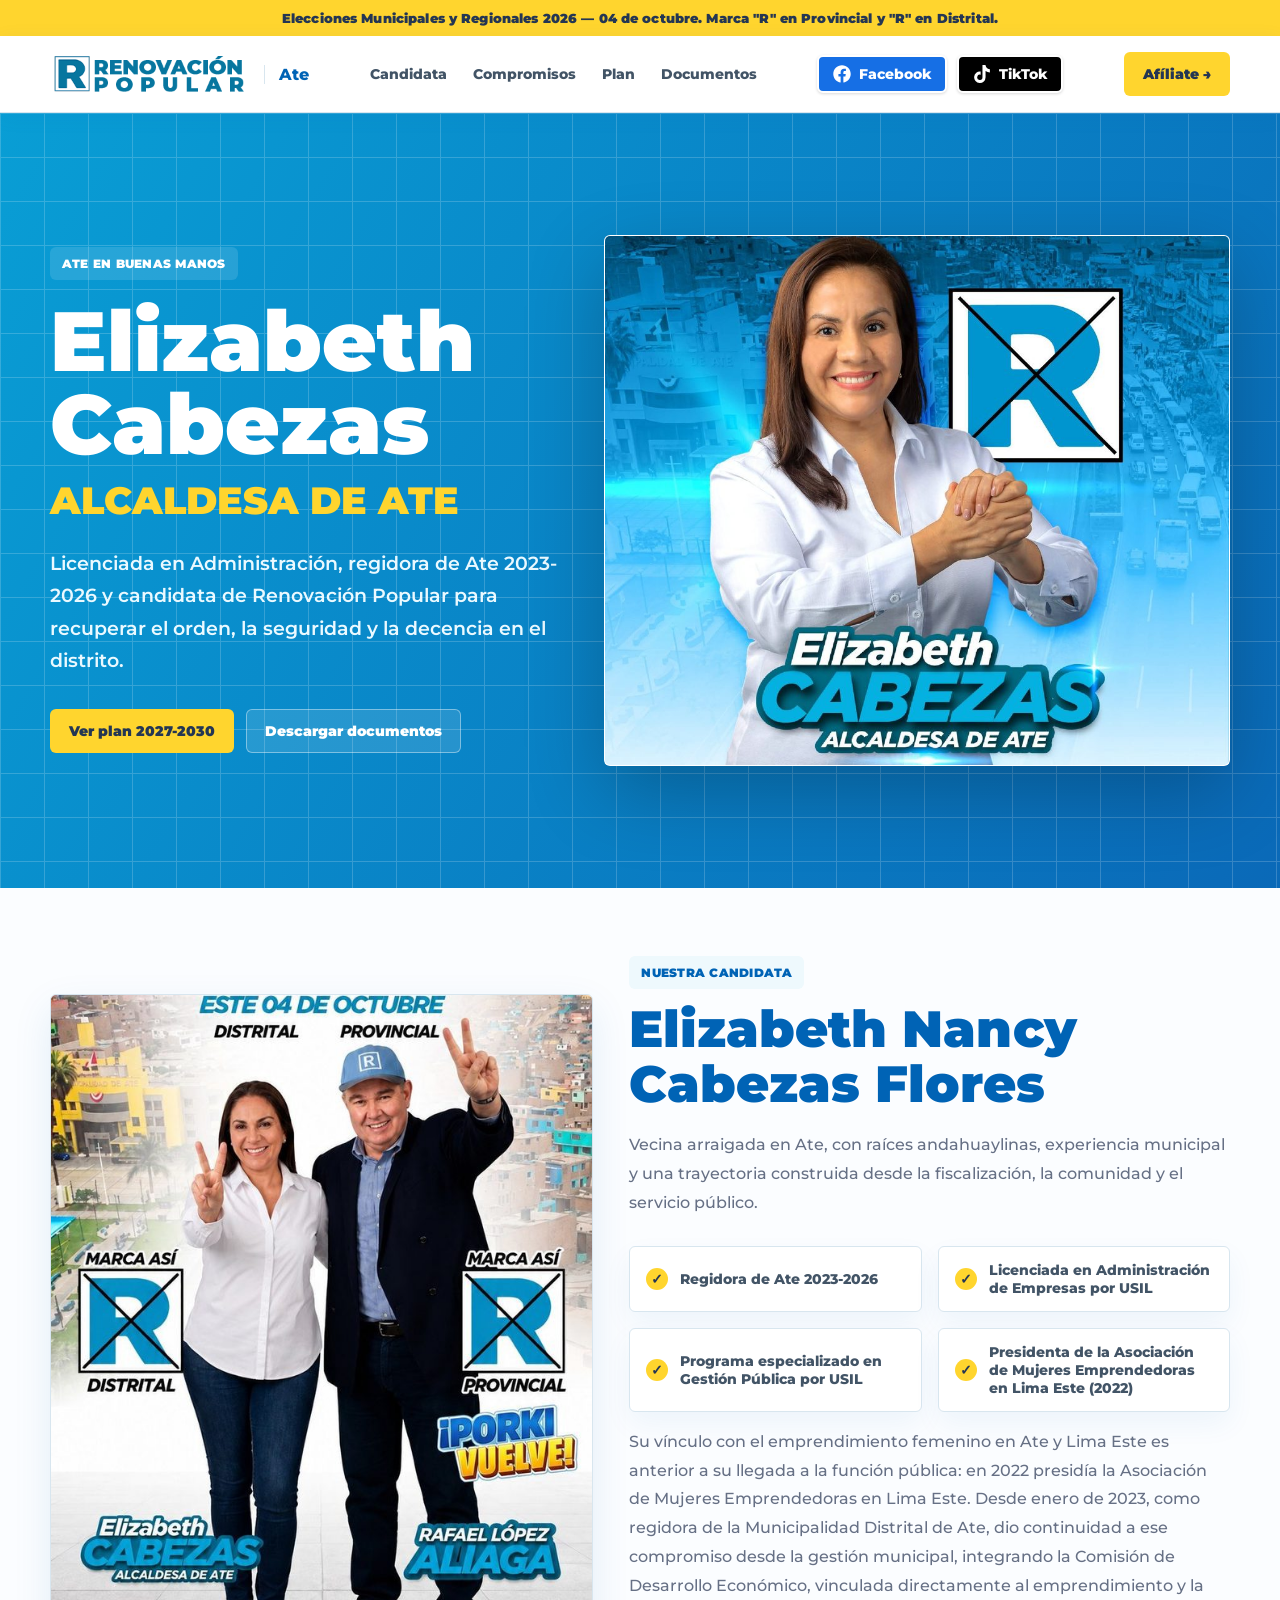
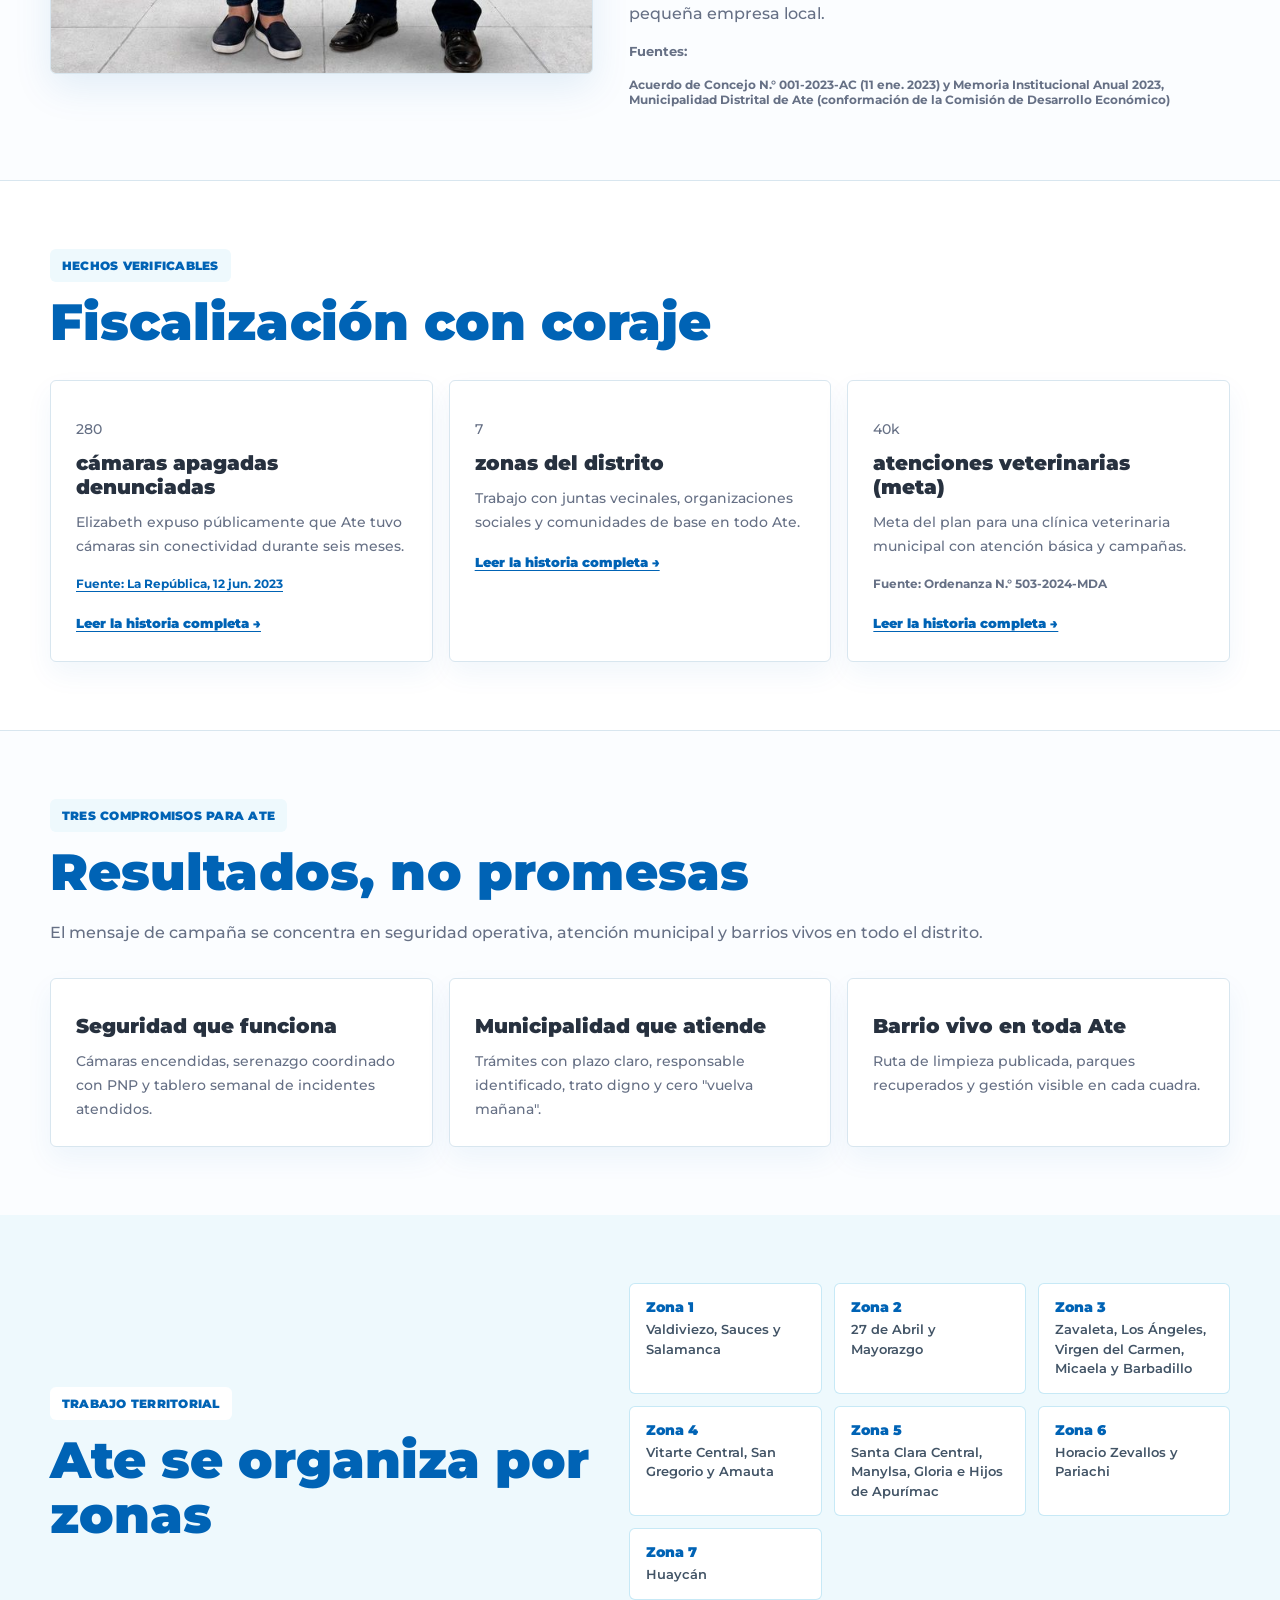
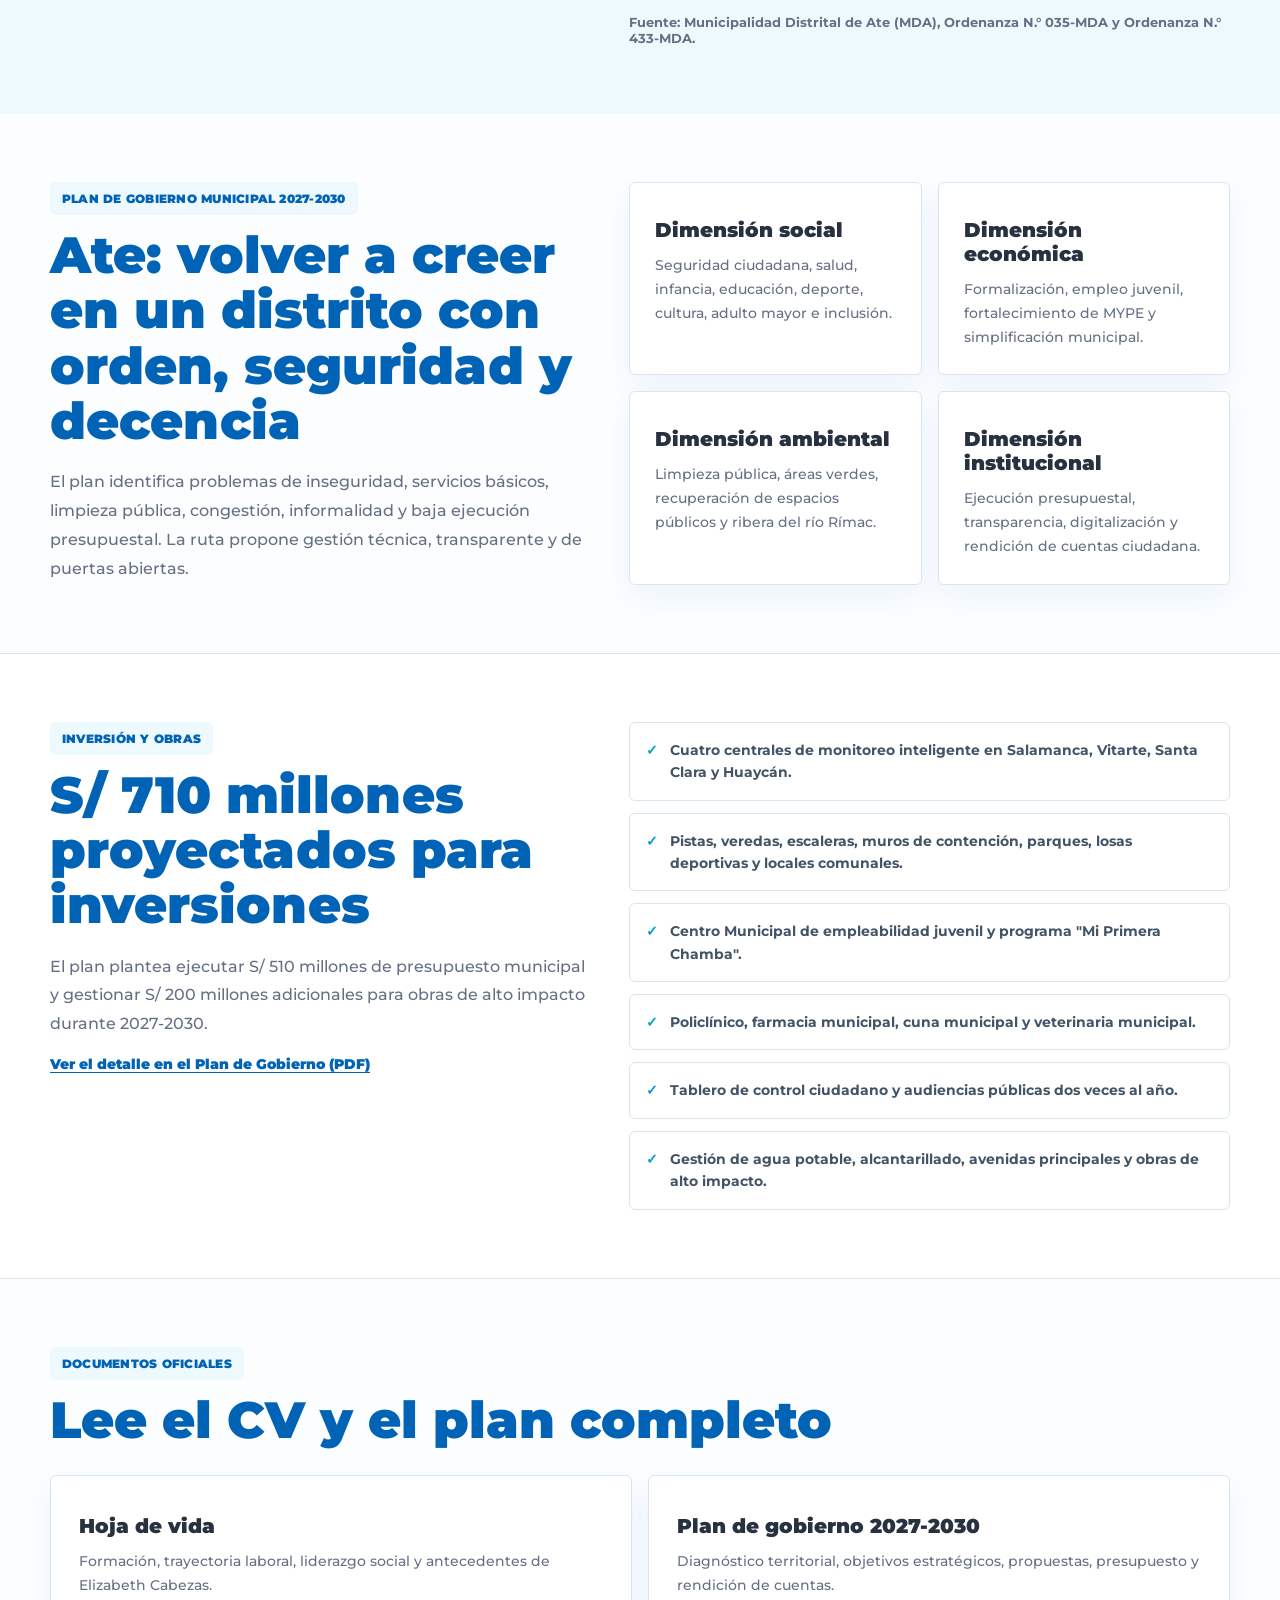
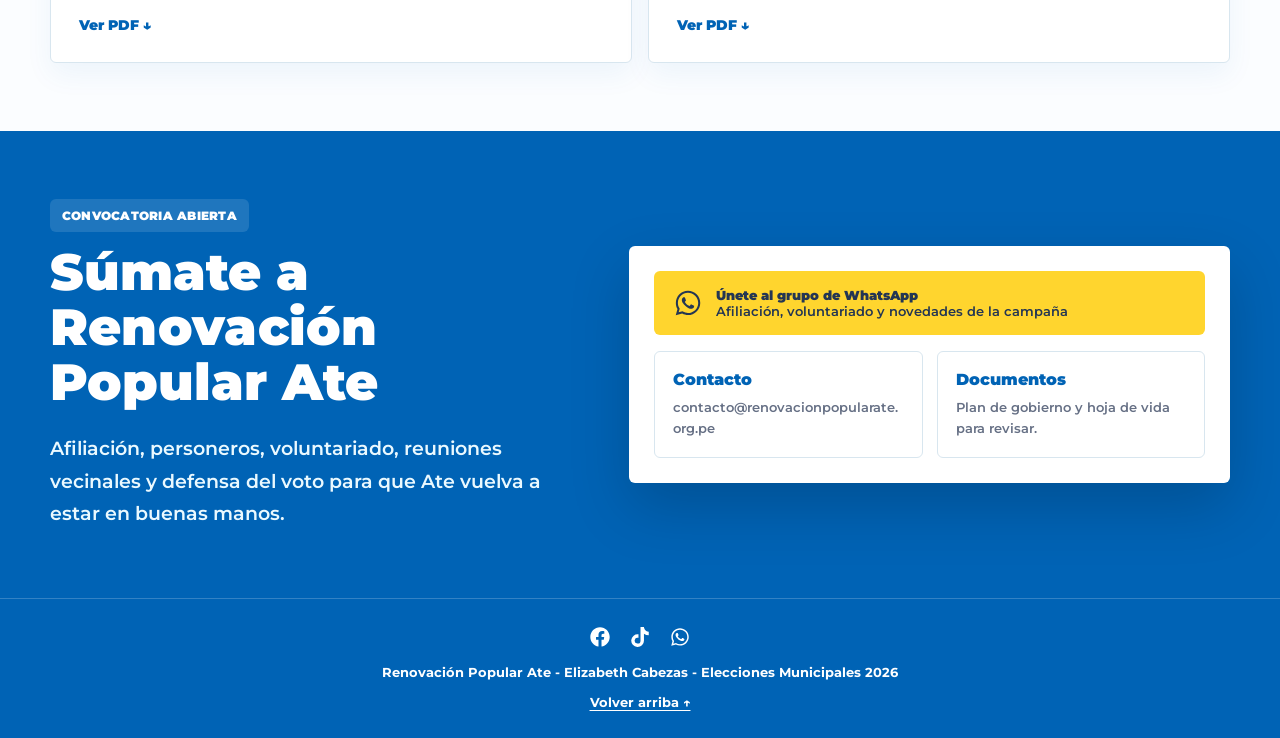
<file: docs/index.html>
<!doctype html>
<html lang="es-PE">
  <head>
    <!-- Google tag (gtag.js) -->
    <script async src="https://www.googletagmanager.com/gtag/js?id=G-32Q26P04SP"></script>
    <script>
      window.dataLayer = window.dataLayer || [];
      function gtag() {
        dataLayer.push(arguments);
      }
      gtag("js", new Date());
      gtag("config", "G-32Q26P04SP");
    </script>
    <link rel="preconnect" href="https://www.google-analytics.com" />
    <meta charset="utf-8" />
    <meta name="viewport" content="width=device-width, initial-scale=1" />
    <title>Elizabeth Cabezas | Renovación Popular Ate</title>
    <meta
      name="description"
      content="Elizabeth Cabezas, candidata a alcaldesa de Ate por Renovación Popular. Plan de Gobierno Municipal 2027-2030 y convocatoria vecinal."
    />
    <meta property="og:title" content="Elizabeth Cabezas | Renovación Popular Ate" />
    <meta
      property="og:description"
      content="Ate en buenas manos: seguridad, orden, decencia y participación vecinal."
    />
    <meta property="og:type" content="website" />
    <meta property="og:url" content="https://renovacionpopularate.org.pe/" />
    <meta property="og:site_name" content="Renovación Popular Ate" />
    <meta property="og:locale" content="es_PE" />
    <meta property="og:image" content="https://renovacionpopularate.org.pe/og.jpg" />
    <meta property="og:image:width" content="1200" />
    <meta property="og:image:height" content="630" />
    <meta property="og:image:alt" content="Elizabeth Cabezas, candidata a alcaldesa de Ate" />
    <meta name="twitter:card" content="summary_large_image" />
    <meta name="twitter:title" content="Elizabeth Cabezas | Renovación Popular Ate" />
    <meta
      name="twitter:description"
      content="Ate en buenas manos: seguridad, orden, decencia y participación vecinal."
    />
    <meta name="twitter:image" content="https://renovacionpopularate.org.pe/og.jpg" />
    <link rel="canonical" href="https://renovacionpopularate.org.pe/" />
    <link rel="icon" href="favicon.svg" />
    <link rel="apple-touch-icon" href="apple-touch-icon.png" />
    <link rel="manifest" href="manifest.json" />
    <link rel="preconnect" href="https://fonts.googleapis.com" />
    <link rel="preconnect" href="https://fonts.gstatic.com" crossorigin />
    <link
      rel="preload"
      as="style"
      href="https://fonts.googleapis.com/css2?family=Montserrat:wght@400;500;600;700;800;900&display=swap"
    />
    <link
      href="https://fonts.googleapis.com/css2?family=Montserrat:wght@400;500;600;700;800;900&display=swap"
      rel="stylesheet"
      media="print"
      onload="this.media='all'"
    />
    <noscript>
      <link
        href="https://fonts.googleapis.com/css2?family=Montserrat:wght@400;500;600;700;800;900&display=swap"
        rel="stylesheet"
      />
    </noscript>
    <script type="application/ld+json">
      {
        "@context": "https://schema.org",
        "@graph": [
          {
            "@type": "WebSite",
            "@id": "https://renovacionpopularate.org.pe/#website",
            "url": "https://renovacionpopularate.org.pe/",
            "name": "Renovación Popular Ate",
            "description": "Elizabeth Cabezas, candidata a alcaldesa de Ate por Renovación Popular. Plan de Gobierno Municipal 2027-2030 y convocatoria vecinal.",
            "inLanguage": "es-PE",
            "publisher": { "@id": "https://renovacionpopularate.org.pe/#candidata" }
          },
          {
            "@type": "Person",
            "@id": "https://renovacionpopularate.org.pe/#candidata",
            "name": "Elizabeth Nancy Cabezas Flores",
            "alternateName": "Elizabeth Cabezas",
            "url": "https://renovacionpopularate.org.pe/",
            "image": "https://renovacionpopularate.org.pe/elizabeth-cabezas.jpg",
            "jobTitle": "Candidata a alcaldesa de Ate",
            "affiliation": {
              "@type": "PoliticalParty",
              "name": "Renovación Popular"
            },
            "workLocation": {
              "@type": "Place",
              "address": {
                "@type": "PostalAddress",
                "addressLocality": "Ate",
                "addressRegion": "Lima",
                "addressCountry": "PE"
              }
            },
            "sameAs": [
              "https://www.facebook.com/ElizabethNancyCabezasFlores",
              "https://www.tiktok.com/@elizabeth.nancy.cabezas"
            ]
          }
        ]
      }
    </script>
    <style>
      :root {
        --primary: #049cd4;
        --primary-dark: #0063b5;
        --accent: #ffd52e;
        --ink: #27313f;
        --muted: #667085;
        --line: #d8e6ef;
        --soft: #eef9fd;
        --white: #ffffff;
      }

      * {
        box-sizing: border-box;
      }

      html {
        scroll-behavior: smooth;
      }

      body {
        margin: 0;
        background: #fbfdff;
        color: var(--ink);
        font-family: Montserrat, Arial, Helvetica, sans-serif;
      }

      a {
        color: inherit;
        text-decoration: none;
      }

      img {
        display: block;
        max-width: 100%;
      }

      .container {
        width: min(1180px, calc(100% - 32px));
        margin: 0 auto;
      }

      .vote-banner {
        background: var(--accent);
        color: #243653;
        text-align: center;
        font-size: 13px;
        font-weight: 900;
        letter-spacing: 0.01em;
        padding: 10px 16px;
      }

      .site-header {
        position: sticky;
        top: 0;
        z-index: 20;
        border-bottom: 1px solid var(--line);
        background: rgba(255, 255, 255, 0.96);
        box-shadow: 0 4px 18px rgba(0, 99, 181, 0.08);
        backdrop-filter: blur(12px);
      }

      .nav {
        display: flex;
        min-height: 76px;
        align-items: center;
        justify-content: space-between;
        gap: 20px;
      }

      .brand {
        display: flex;
        align-items: center;
        gap: 14px;
        font-weight: 800;
        color: var(--primary-dark);
      }

      .brand img {
        height: 48px;
        width: auto;
      }

      .brand span {
        border-left: 1px solid var(--line);
        padding-left: 14px;
      }

      .links {
        display: flex;
        align-items: center;
        gap: 26px;
        color: #425466;
        font-size: 14px;
        font-weight: 800;
      }

      .nav-right {
        display: flex;
        align-items: center;
        gap: 10px;
      }

      .button {
        display: inline-flex;
        min-height: 44px;
        align-items: center;
        justify-content: center;
        gap: 10px;
        border: 1px solid transparent;
        border-radius: 6px;
        background: var(--accent);
        color: #243653;
        font-size: 14px;
        font-weight: 900;
        padding: 12px 18px;
      }

      .button.secondary {
        border-color: rgba(255, 255, 255, 0.4);
        background: rgba(255, 255, 255, 0.12);
        color: var(--white);
      }

      .social {
        display: flex;
        align-items: center;
        gap: 10px;
      }

      .social a {
        display: inline-flex;
        align-items: center;
        gap: 8px;
        border: 2px solid white;
        border-radius: 6px;
        padding: 8px 14px;
        color: white;
        font-size: 14px;
        font-weight: 800;
        box-shadow: 0 1px 3px rgba(0, 0, 0, 0.15);
        transition: opacity 0.2s ease, box-shadow 0.2s ease;
      }

      .social a.facebook {
        background: #166fe5;
      }

      .social a.tiktok {
        background: #000000;
      }

      .social a:hover {
        opacity: 0.85;
        box-shadow: 0 4px 10px rgba(0, 0, 0, 0.22);
      }

      .social svg {
        height: 18px;
        width: 18px;
        fill: currentColor;
      }

      .menu-toggle {
        display: none;
        align-items: center;
        justify-content: center;
        width: 40px;
        height: 40px;
        border: 1px solid var(--line);
        border-radius: 6px;
        background: transparent;
        color: #425466;
        cursor: pointer;
        padding: 0;
      }

      .menu-toggle svg {
        width: 20px;
        height: 20px;
      }

      .mobile-menu {
        display: none;
        border-top: 1px solid var(--line);
        background: var(--white);
      }

      .mobile-menu.open {
        display: block;
      }

      .mobile-menu .container {
        display: flex;
        flex-direction: column;
        gap: 2px;
        padding: 10px 16px 16px;
      }

      .mobile-menu a {
        padding: 12px;
        border-radius: 6px;
        color: #425466;
        font-size: 14px;
        font-weight: 800;
      }

      .mobile-menu a:hover {
        background: var(--soft);
        color: var(--primary);
      }

      .mobile-social {
        display: flex;
        gap: 10px;
        margin-top: 8px;
        padding: 14px 12px 4px;
        border-top: 1px solid var(--line);
      }

      .mobile-social a {
        display: inline-flex;
        align-items: center;
        gap: 8px;
        border: 2px solid white;
        border-radius: 6px;
        padding: 8px 14px;
        color: white;
        font-size: 14px;
        font-weight: 800;
        box-shadow: 0 1px 3px rgba(0, 0, 0, 0.15);
        transition: opacity 0.2s ease, box-shadow 0.2s ease;
      }

      .mobile-social a.facebook {
        background: #166fe5;
      }

      .mobile-social a.tiktok {
        background: #000000;
      }

      .mobile-social a:hover {
        opacity: 0.85;
        box-shadow: 0 4px 10px rgba(0, 0, 0, 0.22);
      }

      .mobile-social svg {
        width: 18px;
        height: 18px;
        fill: currentColor;
      }

      @media (min-width: 921px) {
        .mobile-menu {
          display: none !important;
        }
      }

      .hero {
        position: relative;
        overflow: hidden;
        background: linear-gradient(120deg, rgba(4, 156, 212, 0.98), rgba(0, 99, 181, 0.96));
        color: var(--white);
      }

      .hero::after {
        position: absolute;
        inset: 0;
        content: "";
        opacity: 0.18;
        background-image:
          linear-gradient(90deg, #fff 1px, transparent 1px),
          linear-gradient(#fff 1px, transparent 1px);
        background-size: 44px 44px;
      }

      .hero-grid {
        position: relative;
        z-index: 1;
        display: grid;
        grid-template-columns: 0.9fr 1.1fr;
        gap: 42px;
        align-items: center;
        padding: 54px 0;
      }

      .eyebrow {
        display: inline-flex;
        border-radius: 6px;
        background: rgba(255, 255, 255, 0.12);
        color: inherit;
        font-size: 12px;
        font-weight: 900;
        letter-spacing: 0.02em;
        padding: 9px 12px;
        text-transform: uppercase;
      }

      h1,
      h2,
      h3,
      p {
        margin: 0;
      }

      h1 {
        margin-top: 20px;
        font-size: clamp(44px, 7vw, 84px);
        font-weight: 900;
        line-height: 0.98;
      }

      .subtitle {
        margin-top: 12px;
        color: var(--accent);
        font-size: clamp(24px, 3.2vw, 38px);
        font-weight: 900;
        text-transform: uppercase;
      }

      .lead {
        margin-top: 24px;
        max-width: 660px;
        color: #eaf9ff;
        font-size: 19px;
        font-weight: 600;
        line-height: 1.7;
      }

      .actions {
        display: flex;
        flex-wrap: wrap;
        gap: 12px;
        margin-top: 32px;
      }

      .hero-photo {
        overflow: hidden;
        border: 1px solid rgba(255, 255, 255, 0.22);
        border-radius: 6px;
        background: var(--white);
        box-shadow: 0 26px 80px rgba(0, 0, 0, 0.24);
      }

      .hero-photo img {
        aspect-ratio: 1.18 / 1;
        width: 100%;
        object-fit: cover;
      }

      section {
        padding: 68px 0;
      }

      .section-title {
        color: var(--primary-dark);
        font-size: clamp(32px, 4vw, 54px);
        font-weight: 900;
        line-height: 1.08;
        margin-top: 12px;
      }

      .section-copy {
        color: var(--muted);
        font-size: 16px;
        font-weight: 500;
        line-height: 1.8;
        margin-top: 20px;
      }

      .two-col {
        display: grid;
        grid-template-columns: 0.95fr 1.05fr;
        gap: 36px;
        align-items: center;
      }

      .campaign-photo {
        height: min(680px, 72vw);
        overflow: hidden;
        border: 1px solid var(--line);
        border-radius: 6px;
        background: var(--white);
        box-shadow: 0 14px 38px rgba(0, 99, 181, 0.1);
      }

      .campaign-photo img {
        height: 100%;
        width: 100%;
        display: block;
        object-fit: cover;
        object-position: center 72%;
      }

      .checks,
      .cards,
      .docs {
        display: grid;
        gap: 16px;
      }

      .checks {
        grid-template-columns: repeat(2, minmax(0, 1fr));
        margin-top: 28px;
      }

      .check,
      .card,
      .doc {
        border: 1px solid var(--line);
        border-radius: 6px;
        background: var(--white);
        box-shadow: 0 12px 28px rgba(0, 99, 181, 0.06);
      }

      .check {
        display: flex;
        gap: 12px;
        align-items: center;
        padding: 14px 16px;
        color: #425466;
        font-size: 14px;
        font-weight: 800;
      }

      .check::before {
        display: grid;
        flex: 0 0 22px;
        width: 22px;
        height: 22px;
        place-items: center;
        border-radius: 50%;
        background: var(--accent);
        color: #243653;
        content: "✓";
        font-size: 14px;
        font-weight: 900;
      }

      .band {
        border-top: 1px solid var(--line);
        border-bottom: 1px solid var(--line);
        background: var(--white);
      }

      .soft {
        background: var(--soft);
      }

      .cards {
        grid-template-columns: repeat(3, minmax(0, 1fr));
        margin-top: 30px;
      }

      .cards.four {
        grid-template-columns: repeat(4, minmax(0, 1fr));
      }

      .card {
        padding: 25px;
      }

      .metric {
        color: var(--primary);
        font-size: 42px;
        font-weight: 900;
      }

      .card h3,
      .doc h3 {
        color: var(--ink);
        font-size: 20px;
        font-weight: 900;
        line-height: 1.2;
        margin-top: 10px;
      }

      .card p,
      .doc p {
        color: var(--muted);
        font-size: 14px;
        font-weight: 500;
        line-height: 1.7;
        margin-top: 12px;
      }

      .zone-grid {
        display: grid;
        grid-template-columns: repeat(3, minmax(0, 1fr));
        gap: 12px;
      }

      .zone {
        border: 1px solid rgba(4, 156, 212, 0.22);
        border-radius: 6px;
        background: var(--white);
        padding: 14px 16px;
      }

      .zone strong {
        display: block;
        color: var(--primary-dark);
        font-size: 14px;
        font-weight: 900;
      }

      .zone span {
        display: block;
        margin-top: 4px;
        color: #425466;
        font-size: 13px;
        font-weight: 600;
        line-height: 1.5;
      }

      .zone-note {
        margin-top: 14px;
        color: var(--muted);
        font-size: 13px;
        font-weight: 700;
      }

      .card-source {
        display: block;
        margin-top: 12px;
        padding: 5px 0;
        color: var(--muted);
        font-size: 12px;
        font-weight: 700;
      }

      a.card-source {
        color: var(--primary-dark);
        text-decoration: underline;
        text-underline-offset: 3px;
      }

      .card-link {
        display: inline-flex;
        align-items: center;
        gap: 6px;
        margin-top: 14px;
        padding: 5px 0;
        color: var(--primary-dark);
        font-size: 13px;
        font-weight: 900;
        text-decoration: underline;
        text-underline-offset: 3px;
      }

      .proposal-list {
        display: grid;
        gap: 12px;
      }

      .proposal {
        display: flex;
        gap: 12px;
        border: 1px solid var(--line);
        border-radius: 6px;
        background: var(--white);
        padding: 16px;
        color: #425466;
        font-size: 14px;
        font-weight: 700;
        line-height: 1.6;
      }

      .proposal::before {
        color: var(--primary);
        content: "✓";
        font-weight: 900;
      }

      .docs {
        grid-template-columns: repeat(2, minmax(0, 1fr));
        margin-top: 28px;
      }

      .doc {
        padding: 28px;
      }

      .doc span {
        display: inline-flex;
        margin-top: 18px;
        color: var(--primary-dark);
        font-size: 14px;
        font-weight: 900;
      }

      .budget-doc-link {
        display: inline-flex;
        margin-top: 16px;
        color: var(--primary-dark);
        font-size: 14px;
        font-weight: 900;
        text-decoration: underline;
        text-underline-offset: 3px;
      }

      .cta {
        background: var(--primary-dark);
        color: var(--white);
      }

      .cta-grid {
        display: grid;
        grid-template-columns: 0.95fr 1.05fr;
        gap: 36px;
        align-items: center;
      }

      .contact-box {
        border: 1px solid rgba(255, 255, 255, 0.16);
        border-radius: 6px;
        background: var(--white);
        color: var(--ink);
        padding: 24px;
        box-shadow: 0 24px 60px rgba(0, 0, 0, 0.18);
      }

      .whatsapp-cta {
        display: flex;
        align-items: center;
        gap: 14px;
        border-radius: 6px;
        background: var(--accent);
        color: #243653;
        padding: 16px 20px;
      }

      .whatsapp-cta svg {
        width: 28px;
        height: 28px;
        flex-shrink: 0;
        fill: currentColor;
      }

      .whatsapp-cta strong {
        display: block;
        font-weight: 900;
      }

      .whatsapp-cta span {
        display: block;
        font-size: 13px;
        font-weight: 600;
      }

      .contact-grid {
        display: grid;
        grid-template-columns: repeat(2, minmax(0, 1fr));
        gap: 14px;
        margin-top: 16px;
      }

      .contact-card {
        border: 1px solid var(--line);
        border-radius: 6px;
        padding: 18px;
      }

      .contact-card strong {
        display: block;
        color: var(--primary-dark);
        font-weight: 900;
      }

      .contact-card span {
        display: block;
        overflow-wrap: anywhere;
        color: var(--muted);
        font-size: 13px;
        font-weight: 600;
        line-height: 1.6;
        margin-top: 8px;
      }

      footer {
        border-top: 1px solid rgba(255, 255, 255, 0.2);
        background: var(--primary-dark);
        color: var(--white);
        padding: 28px 0;
        text-align: center;
        font-size: 13px;
        font-weight: 700;
      }

      .footer-content {
        display: flex;
        flex-direction: column;
        align-items: center;
        gap: 14px;
      }

      .footer-social {
        display: flex;
        gap: 20px;
      }

      .footer-social svg {
        width: 20px;
        height: 20px;
        fill: currentColor;
      }

      .footer-social a:hover {
        opacity: 0.8;
      }

      .back-to-top {
        text-decoration: underline;
        text-underline-offset: 3px;
      }

      @media (max-width: 920px) {
        .links,
        .social {
          display: none;
        }

        .menu-toggle {
          display: inline-flex;
        }

        .hero-grid,
        .two-col,
        .cta-grid {
          grid-template-columns: 1fr;
        }

        .cards,
        .cards.four,
        .docs {
          grid-template-columns: 1fr;
        }

        .campaign-photo {
          height: auto;
        }

        .campaign-photo img {
          height: auto;
          object-fit: contain;
        }
      }

      @media (max-width: 640px) {
        .container {
          width: min(100% - 24px, 1180px);
        }

        .brand span {
          display: none;
        }

        .brand img {
          height: 42px;
        }

        .button {
          padding: 10px 12px;
        }

        .hero-grid,
        section {
          padding: 42px 0;
        }

        .checks,
        .zone-grid,
        .contact-grid {
          grid-template-columns: 1fr;
        }
      }
    </style>
  </head>
  <body>
    <div class="vote-banner">Elecciones Municipales y Regionales 2026 &mdash; 04 de octubre. Marca &quot;R&quot; en Provincial y &quot;R&quot; en Distrital.</div>

    <header class="site-header">
      <nav class="container nav">
        <a class="brand" href="#inicio" aria-label="Renovación Popular Ate">
          <img src="logo-renovacion-popular.png" alt="Renovación Popular" width="300" height="72" />
          <span>Ate</span>
        </a>
        <div class="links">
          <a href="#candidata">Candidata</a>
          <a href="#compromisos">Compromisos</a>
          <a href="#plan">Plan</a>
          <a href="#documentos">Documentos</a>
        </div>
        <div class="social">
          <a
            class="facebook"
            href="https://www.facebook.com/ElizabethNancyCabezasFlores"
            target="_blank"
            rel="noopener noreferrer"
            aria-label="Facebook de Elizabeth Cabezas"
          >
            <svg viewBox="0 0 512 512" aria-hidden="true"><path d="M504 256C504 119 393 8 256 8S8 119 8 256c0 123.78 90.69 226.38 209.25 245V327.69h-63V256h63v-54.64c0-62.15 37-96.48 93.67-96.48 27.14 0 55.52 4.84 55.52 4.84v61h-31.28c-30.8 0-40.41 19.12-40.41 38.73V256h68.78l-11 71.69h-57.78V501C413.31 482.38 504 379.78 504 256z"/></svg>
            Facebook
          </a>
          <a
            class="tiktok"
            href="https://www.tiktok.com/@elizabeth.nancy.cabezas"
            target="_blank"
            rel="noopener noreferrer"
            aria-label="TikTok de Elizabeth Cabezas"
          >
            <svg viewBox="0 0 448 512" aria-hidden="true"><path d="M448,209.91a210.06,210.06,0,0,1-122.77-39.25V349.38A162.55,162.55,0,1,1,185,188.31V278.2a74.62,74.62,0,1,0,52.23,71.18V0l88,0a121.18,121.18,0,0,0,1.86,22.17h0A122.18,122.18,0,0,0,381,102.39a121.43,121.43,0,0,0,67,20.14Z"/></svg>
            TikTok
          </a>
        </div>
        <div class="nav-right">
          <a class="button" href="https://chat.whatsapp.com/EhCp05cObuO6lLlOOhEmK5?s=sw&amp;p=a&amp;mlu=4&amp;ilr=4" target="_blank" rel="noopener noreferrer">Afíliate →</a>
          <button type="button" id="menu-toggle" class="menu-toggle" aria-label="Abrir menú" aria-expanded="false" aria-controls="mobile-menu">
            <svg id="icon-menu-open" viewBox="0 0 24 24" fill="none" stroke="currentColor" stroke-width="2" stroke-linecap="round" stroke-linejoin="round" aria-hidden="true"><line x1="3" y1="6" x2="21" y2="6"/><line x1="3" y1="12" x2="21" y2="12"/><line x1="3" y1="18" x2="21" y2="18"/></svg>
            <svg id="icon-menu-close" viewBox="0 0 24 24" fill="none" stroke="currentColor" stroke-width="2" stroke-linecap="round" stroke-linejoin="round" aria-hidden="true" hidden><line x1="18" y1="6" x2="6" y2="18"/><line x1="6" y1="6" x2="18" y2="18"/></svg>
          </button>
        </div>
      </nav>
      <div id="mobile-menu" class="mobile-menu">
        <div class="container">
          <a href="#candidata">Candidata</a>
          <a href="#compromisos">Compromisos</a>
          <a href="#plan">Plan</a>
          <a href="#documentos">Documentos</a>
          <div class="mobile-social">
            <a class="facebook" href="https://www.facebook.com/ElizabethNancyCabezasFlores" target="_blank" rel="noopener noreferrer" aria-label="Facebook de Elizabeth Cabezas">
              <svg viewBox="0 0 512 512" aria-hidden="true"><path d="M504 256C504 119 393 8 256 8S8 119 8 256c0 123.78 90.69 226.38 209.25 245V327.69h-63V256h63v-54.64c0-62.15 37-96.48 93.67-96.48 27.14 0 55.52 4.84 55.52 4.84v61h-31.28c-30.8 0-40.41 19.12-40.41 38.73V256h68.78l-11 71.69h-57.78V501C413.31 482.38 504 379.78 504 256z"/></svg>
              Facebook
            </a>
            <a class="tiktok" href="https://www.tiktok.com/@elizabeth.nancy.cabezas" target="_blank" rel="noopener noreferrer" aria-label="TikTok de Elizabeth Cabezas">
              <svg viewBox="0 0 448 512" aria-hidden="true"><path d="M448,209.91a210.06,210.06,0,0,1-122.77-39.25V349.38A162.55,162.55,0,1,1,185,188.31V278.2a74.62,74.62,0,1,0,52.23,71.18V0l88,0a121.18,121.18,0,0,0,1.86,22.17h0A122.18,122.18,0,0,0,381,102.39a121.43,121.43,0,0,0,67,20.14Z"/></svg>
              TikTok
            </a>
          </div>
        </div>
      </div>
    </header>

    <main>
      <section id="inicio" class="hero">
        <div class="container hero-grid">
          <div>
            <span class="eyebrow">Ate en buenas manos</span>
            <h1>Elizabeth Cabezas</h1>
            <p class="subtitle">Alcaldesa de Ate</p>
            <p class="lead">
              Licenciada en Administración, regidora de Ate 2023-2026 y candidata de Renovación Popular
              para recuperar el orden, la seguridad y la decencia en el distrito.
            </p>
            <div class="actions">
              <a class="button" href="#plan">Ver plan 2027-2030</a>
              <a class="button secondary" href="#documentos">Descargar documentos</a>
            </div>
          </div>
          <div class="hero-photo">
            <img src="elizabeth-cabezas.jpg" alt="Elizabeth Cabezas, candidata a alcaldesa de Ate" />
          </div>
        </div>
      </section>

      <section id="candidata">
        <div class="container two-col">
          <div class="campaign-photo">
            <img src="elizabeth-cabezas-porky.jpg" alt="Elizabeth Cabezas junto a Rafael López Aliaga en pieza de campaña" width="670" height="1200" loading="lazy" />
          </div>
          <div>
            <span class="eyebrow" style="background: var(--soft); color: var(--primary-dark)">Nuestra candidata</span>
            <h2 class="section-title">Elizabeth Nancy Cabezas Flores</h2>
            <p class="section-copy">
              Vecina arraigada en Ate, con raíces andahuaylinas, experiencia municipal y una trayectoria
              construida desde la fiscalización, la comunidad y el servicio público.
            </p>
            <div class="checks">
              <div class="check">Regidora de Ate 2023-2026</div>
              <div class="check">Licenciada en Administración de Empresas por USIL</div>
              <div class="check">Programa especializado en Gestión Pública por USIL</div>
              <div class="check">Presidenta de la Asociación de Mujeres Emprendedoras en Lima Este (2022)</div>
            </div>
            <p class="section-copy" style="margin-top: 16px">
              Su vínculo con el emprendimiento femenino en Ate y Lima Este es anterior a su llegada a la función
              pública: en 2022 presidía la Asociación de Mujeres Emprendedoras en Lima Este. Desde enero de 2023,
              como regidora de la Municipalidad Distrital de Ate, dio continuidad a ese compromiso desde la
              gestión municipal, integrando la Comisión de Desarrollo Económico, vinculada directamente al
              emprendimiento y la pequeña empresa local.
            </p>
            <div style="margin-top: 12px">
              <span class="zone-note" style="margin-top: 0">Fuentes:</span>
              <span class="card-source"
                >Acuerdo de Concejo N.° 001-2023-AC (11 ene. 2023) y Memoria Institucional Anual 2023,
                Municipalidad Distrital de Ate (conformación de la Comisión de Desarrollo Económico)</span
              >
            </div>
          </div>
        </div>
      </section>

      <section class="band">
        <div class="container">
          <span class="eyebrow" style="background: var(--soft); color: var(--primary-dark)">Hechos verificables</span>
          <h2 class="section-title">Fiscalización con coraje</h2>
          <div class="cards">
            <article class="card">
              <p class="metric">280</p>
              <h3>cámaras apagadas denunciadas</h3>
              <p>Elizabeth expuso públicamente que Ate tuvo cámaras sin conectividad durante seis meses.</p>
              <a class="card-source" href="https://larepublica.pe/sociedad/2023/06/12/ate-280-camaras-de-seguridad-no-graban-imagenes-actuales-sino-del-2020-serenazgo-seguridad-ciudadana-805104" target="_blank" rel="noopener noreferrer">Fuente: La República, 12 jun. 2023</a>
              <a class="card-link" href="camaras-de-seguridad-ate.html">Leer la historia completa →</a>
            </article>
            <article class="card">
              <p class="metric">7</p>
              <h3>zonas del distrito</h3>
              <p>Trabajo con juntas vecinales, organizaciones sociales y comunidades de base en todo Ate.</p>
              <a class="card-link" href="zonas-de-desarrollo-ate.html">Leer la historia completa →</a>
            </article>
            <article class="card">
              <p class="metric">40k</p>
              <h3>atenciones veterinarias (meta)</h3>
              <p>Meta del plan para una clínica veterinaria municipal con atención básica y campañas.</p>
              <span class="card-source">Fuente: Ordenanza N.° 503-2024-MDA</span>
              <a class="card-link" href="veterinaria-municipal-ate.html">Leer la historia completa →</a>
            </article>
          </div>
        </div>
      </section>

      <section id="compromisos">
        <div class="container">
          <span class="eyebrow" style="background: var(--soft); color: var(--primary-dark)">Tres compromisos para Ate</span>
          <h2 class="section-title">Resultados, no promesas</h2>
          <p class="section-copy">
            El mensaje de campaña se concentra en seguridad operativa, atención municipal y barrios vivos en todo el distrito.
          </p>
          <div class="cards">
            <article class="card">
              <h3>Seguridad que funciona</h3>
              <p>Cámaras encendidas, serenazgo coordinado con PNP y tablero semanal de incidentes atendidos.</p>
            </article>
            <article class="card">
              <h3>Municipalidad que atiende</h3>
              <p>Trámites con plazo claro, responsable identificado, trato digno y cero "vuelva mañana".</p>
            </article>
            <article class="card">
              <h3>Barrio vivo en toda Ate</h3>
              <p>Ruta de limpieza publicada, parques recuperados y gestión visible en cada cuadra.</p>
            </article>
          </div>
        </div>
      </section>

      <section class="soft">
        <div class="container two-col">
          <div>
            <span class="eyebrow" style="background: white; color: var(--primary-dark)">Trabajo territorial</span>
            <h2 class="section-title">Ate se organiza por zonas</h2>
          </div>
          <div>
            <div class="zone-grid">
              <div class="zone"><strong>Zona 1</strong><span>Valdiviezo, Sauces y Salamanca</span></div>
              <div class="zone"><strong>Zona 2</strong><span>27 de Abril y Mayorazgo</span></div>
              <div class="zone"><strong>Zona 3</strong><span>Zavaleta, Los Ángeles, Virgen del Carmen, Micaela y Barbadillo</span></div>
              <div class="zone"><strong>Zona 4</strong><span>Vitarte Central, San Gregorio y Amauta</span></div>
              <div class="zone"><strong>Zona 5</strong><span>Santa Clara Central, Manylsa, Gloria e Hijos de Apurímac</span></div>
              <div class="zone"><strong>Zona 6</strong><span>Horacio Zevallos y Pariachi</span></div>
              <div class="zone"><strong>Zona 7</strong><span>Huaycán</span></div>
            </div>
            <p class="zone-note">Fuente: Municipalidad Distrital de Ate (MDA), Ordenanza N.° 035-MDA y Ordenanza N.° 433-MDA.</p>
          </div>
        </div>
      </section>

      <section id="plan">
        <div class="container two-col" style="align-items: start">
          <div>
            <span class="eyebrow" style="background: var(--soft); color: var(--primary-dark)">Plan de Gobierno Municipal 2027-2030</span>
            <h2 class="section-title">Ate: volver a creer en un distrito con orden, seguridad y decencia</h2>
            <p class="section-copy">
              El plan identifica problemas de inseguridad, servicios básicos, limpieza pública, congestión,
              informalidad y baja ejecución presupuestal. La ruta propone gestión técnica, transparente y de puertas abiertas.
            </p>
          </div>
          <div class="cards" style="grid-template-columns: repeat(2, minmax(0, 1fr)); margin-top: 0">
            <article class="card"><h3>Dimensión social</h3><p>Seguridad ciudadana, salud, infancia, educación, deporte, cultura, adulto mayor e inclusión.</p></article>
            <article class="card"><h3>Dimensión económica</h3><p>Formalización, empleo juvenil, fortalecimiento de MYPE y simplificación municipal.</p></article>
            <article class="card"><h3>Dimensión ambiental</h3><p>Limpieza pública, áreas verdes, recuperación de espacios públicos y ribera del río Rímac.</p></article>
            <article class="card"><h3>Dimensión institucional</h3><p>Ejecución presupuestal, transparencia, digitalización y rendición de cuentas ciudadana.</p></article>
          </div>
        </div>
      </section>

      <section class="band">
        <div class="container two-col" style="align-items: start">
          <div>
            <span class="eyebrow" style="background: var(--soft); color: var(--primary-dark)">Inversión y obras</span>
            <h2 class="section-title">S/ 710 millones proyectados para inversiones</h2>
            <p class="section-copy">
              El plan plantea ejecutar S/ 510 millones de presupuesto municipal y gestionar S/ 200 millones adicionales
              para obras de alto impacto durante 2027-2030.
            </p>
            <a class="budget-doc-link" href="plan-gobierno-municipal-ate-2027-2030.pdf" target="_blank" rel="noopener noreferrer">
              Ver el detalle en el Plan de Gobierno (PDF)
            </a>
          </div>
          <div class="proposal-list">
            <div class="proposal">Cuatro centrales de monitoreo inteligente en Salamanca, Vitarte, Santa Clara y Huaycán.</div>
            <div class="proposal">Pistas, veredas, escaleras, muros de contención, parques, losas deportivas y locales comunales.</div>
            <div class="proposal">Centro Municipal de empleabilidad juvenil y programa "Mi Primera Chamba".</div>
            <div class="proposal">Policlínico, farmacia municipal, cuna municipal y veterinaria municipal.</div>
            <div class="proposal">Tablero de control ciudadano y audiencias públicas dos veces al año.</div>
            <div class="proposal">Gestión de agua potable, alcantarillado, avenidas principales y obras de alto impacto.</div>
          </div>
        </div>
      </section>

      <section id="documentos">
        <div class="container">
          <span class="eyebrow" style="background: var(--soft); color: var(--primary-dark)">Documentos oficiales</span>
          <h2 class="section-title">Lee el CV y el plan completo</h2>
          <div class="docs">
            <a class="doc" href="hoja-de-vida-elizabeth-cabezas.pdf" target="_blank" rel="noopener noreferrer">
              <h3>Hoja de vida</h3>
              <p>Formación, trayectoria laboral, liderazgo social y antecedentes de Elizabeth Cabezas.</p>
              <span>Ver PDF ↓</span>
            </a>
            <a class="doc" href="plan-gobierno-municipal-ate-2027-2030.pdf" target="_blank" rel="noopener noreferrer">
              <h3>Plan de gobierno 2027-2030</h3>
              <p>Diagnóstico territorial, objetivos estratégicos, propuestas, presupuesto y rendición de cuentas.</p>
              <span>Ver PDF ↓</span>
            </a>
          </div>
        </div>
      </section>

      <section id="participa" class="cta">
        <div class="container cta-grid">
          <div>
            <span class="eyebrow">Convocatoria abierta</span>
            <h2 class="section-title" style="color: white">Súmate a Renovación Popular Ate</h2>
            <p class="lead">
              Afiliación, personeros, voluntariado, reuniones vecinales y defensa del voto para que Ate vuelva a estar en buenas manos.
            </p>
          </div>
          <div class="contact-box">
            <a class="whatsapp-cta" href="https://chat.whatsapp.com/EhCp05cObuO6lLlOOhEmK5?s=sw&amp;p=a&amp;mlu=4&amp;ilr=4" target="_blank" rel="noopener noreferrer">
              <svg viewBox="0 0 448 512" aria-hidden="true"><path d="M380.9 97.1C339 55.1 283.2 32 223.9 32c-122.4 0-222 99.6-222 222 0 39.1 10.2 77.3 29.6 111L0 480l117.7-30.9c32.4 17.7 68.9 27 106.1 27h.1c122.3 0 224.1-99.6 224.1-222 0-59.3-25.2-115-67.1-157zm-157 341.6c-33.2 0-65.7-8.9-94-25.7l-6.7-4-69.8 18.3L72 359.2l-4.4-7c-18.5-29.4-28.2-63.3-28.2-98.2 0-101.7 82.8-184.5 184.6-184.5 49.3 0 95.6 19.2 130.4 54.1 34.8 34.9 56.2 81.2 56.1 130.5 0 101.8-84.9 184.6-186.6 184.6zm101.2-138.2c-5.5-2.8-32.8-16.2-37.9-18-5.1-1.9-8.8-2.8-12.5 2.8-3.7 5.6-14.3 18-17.6 21.8-3.2 3.7-6.5 4.2-12 1.4-32.6-16.3-54-29.1-75.5-66-5.7-9.8 5.7-9.1 16.3-30.3 1.8-3.7.9-6.9-.5-9.7-1.4-2.8-12.5-30.1-17.1-41.2-4.5-10.8-9.1-9.3-12.5-9.5-3.2-.2-6.9-.2-10.6-.2-3.7 0-9.7 1.4-14.8 6.9-5.1 5.6-19.4 19-19.4 46.3 0 27.3 19.9 53.7 22.6 57.4 2.8 3.7 39.1 59.7 94.8 83.8 35.2 15.2 49 16.5 66.6 13.9 10.7-1.6 32.8-13.4 37.4-26.4 4.6-13 4.6-24.1 3.2-26.4-1.3-2.5-5-3.9-10.5-6.6z"/></svg>
              <span>
                <strong>Únete al grupo de WhatsApp</strong>
                <span>Afiliación, voluntariado y novedades de la campaña</span>
              </span>
            </a>
            <div class="contact-grid">
              <a class="contact-card" href="mailto:contacto@renovacionpopularate.org.pe?subject=Quiero%20afiliarme%20a%20Renovaci%C3%B3n%20Popular%20Ate">
                <strong>Contacto</strong>
                <span>contacto@renovacionpopularate.org.pe</span>
              </a>
              <a class="contact-card" href="#documentos">
                <strong>Documentos</strong>
                <span>Plan de gobierno y hoja de vida para revisar.</span>
              </a>
            </div>
          </div>
        </div>
      </section>
    </main>

    <footer>
      <div class="container footer-content">
        <div class="footer-social">
          <a href="https://www.facebook.com/ElizabethNancyCabezasFlores" target="_blank" rel="noopener noreferrer" aria-label="Facebook de Elizabeth Cabezas">
            <svg viewBox="0 0 512 512" aria-hidden="true"><path d="M504 256C504 119 393 8 256 8S8 119 8 256c0 123.78 90.69 226.38 209.25 245V327.69h-63V256h63v-54.64c0-62.15 37-96.48 93.67-96.48 27.14 0 55.52 4.84 55.52 4.84v61h-31.28c-30.8 0-40.41 19.12-40.41 38.73V256h68.78l-11 71.69h-57.78V501C413.31 482.38 504 379.78 504 256z"/></svg>
          </a>
          <a href="https://www.tiktok.com/@elizabeth.nancy.cabezas" target="_blank" rel="noopener noreferrer" aria-label="TikTok de Elizabeth Cabezas">
            <svg viewBox="0 0 448 512" aria-hidden="true"><path d="M448,209.91a210.06,210.06,0,0,1-122.77-39.25V349.38A162.55,162.55,0,1,1,185,188.31V278.2a74.62,74.62,0,1,0,52.23,71.18V0l88,0a121.18,121.18,0,0,0,1.86,22.17h0A122.18,122.18,0,0,0,381,102.39a121.43,121.43,0,0,0,67,20.14Z"/></svg>
          </a>
          <a href="https://chat.whatsapp.com/EhCp05cObuO6lLlOOhEmK5?s=sw&amp;p=a&amp;mlu=4&amp;ilr=4" target="_blank" rel="noopener noreferrer" aria-label="WhatsApp de la campaña">
            <svg viewBox="0 0 448 512" aria-hidden="true"><path d="M380.9 97.1C339 55.1 283.2 32 223.9 32c-122.4 0-222 99.6-222 222 0 39.1 10.2 77.3 29.6 111L0 480l117.7-30.9c32.4 17.7 68.9 27 106.1 27h.1c122.3 0 224.1-99.6 224.1-222 0-59.3-25.2-115-67.1-157zm-157 341.6c-33.2 0-65.7-8.9-94-25.7l-6.7-4-69.8 18.3L72 359.2l-4.4-7c-18.5-29.4-28.2-63.3-28.2-98.2 0-101.7 82.8-184.5 184.6-184.5 49.3 0 95.6 19.2 130.4 54.1 34.8 34.9 56.2 81.2 56.1 130.5 0 101.8-84.9 184.6-186.6 184.6zm101.2-138.2c-5.5-2.8-32.8-16.2-37.9-18-5.1-1.9-8.8-2.8-12.5 2.8-3.7 5.6-14.3 18-17.6 21.8-3.2 3.7-6.5 4.2-12 1.4-32.6-16.3-54-29.1-75.5-66-5.7-9.8 5.7-9.1 16.3-30.3 1.8-3.7.9-6.9-.5-9.7-1.4-2.8-12.5-30.1-17.1-41.2-4.5-10.8-9.1-9.3-12.5-9.5-3.2-.2-6.9-.2-10.6-.2-3.7 0-9.7 1.4-14.8 6.9-5.1 5.6-19.4 19-19.4 46.3 0 27.3 19.9 53.7 22.6 57.4 2.8 3.7 39.1 59.7 94.8 83.8 35.2 15.2 49 16.5 66.6 13.9 10.7-1.6 32.8-13.4 37.4-26.4 4.6-13 4.6-24.1 3.2-26.4-1.3-2.5-5-3.9-10.5-6.6z"/></svg>
          </a>
        </div>
        <p>Renovación Popular Ate - Elizabeth Cabezas - Elecciones Municipales 2026</p>
        <a href="#inicio" class="back-to-top">Volver arriba ↑</a>
      </div>
    </footer>

    <script>
      (function () {
        var toggle = document.getElementById('menu-toggle');
        var menu = document.getElementById('mobile-menu');
        var iconOpen = document.getElementById('icon-menu-open');
        var iconClose = document.getElementById('icon-menu-close');
        if (!toggle || !menu) return;

        function setOpen(isOpen) {
          menu.classList.toggle('open', isOpen);
          toggle.setAttribute('aria-expanded', isOpen ? 'true' : 'false');
          if (iconOpen) iconOpen.hidden = isOpen;
          if (iconClose) iconClose.hidden = !isOpen;
        }

        toggle.addEventListener('click', function () {
          setOpen(!menu.classList.contains('open'));
        });

        Array.prototype.forEach.call(menu.querySelectorAll('a'), function (link) {
          link.addEventListener('click', function () {
            setOpen(false);
          });
        });
      })();
    </script>
  </body>
</html>
</file>
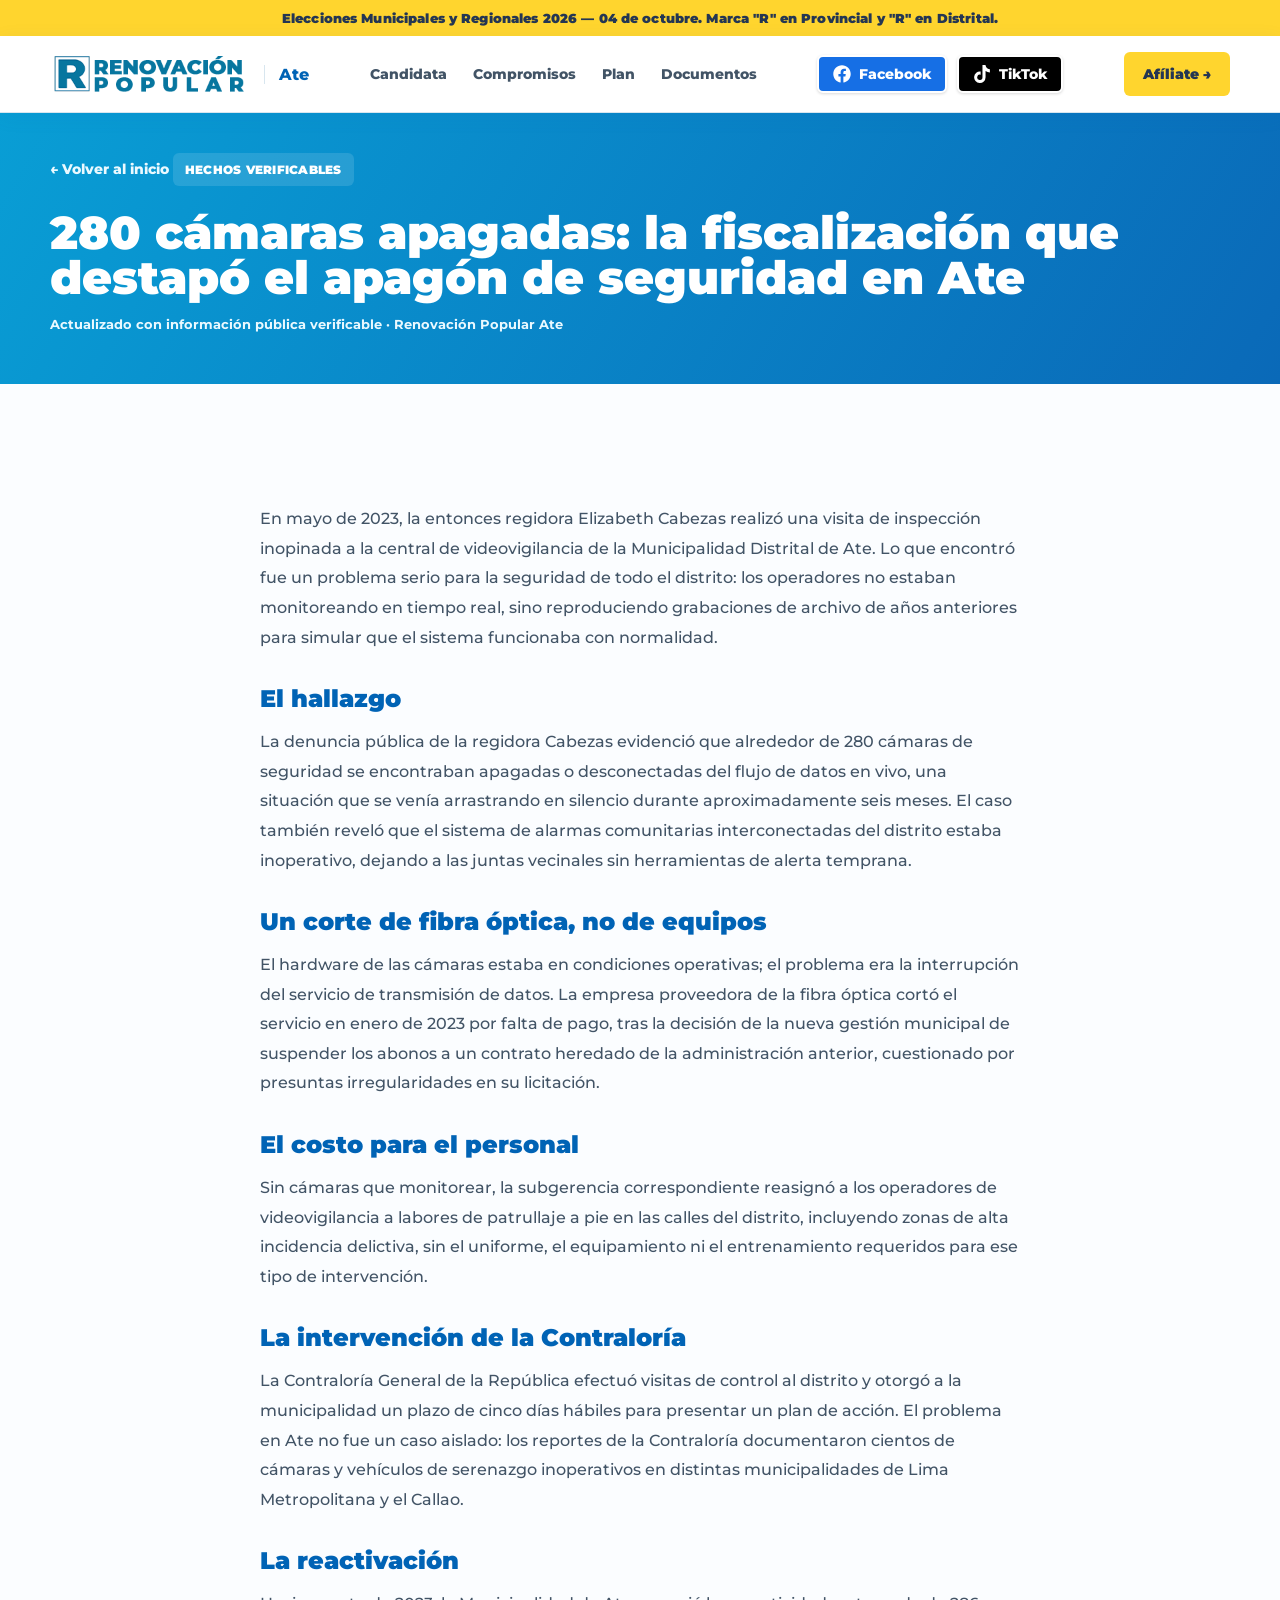
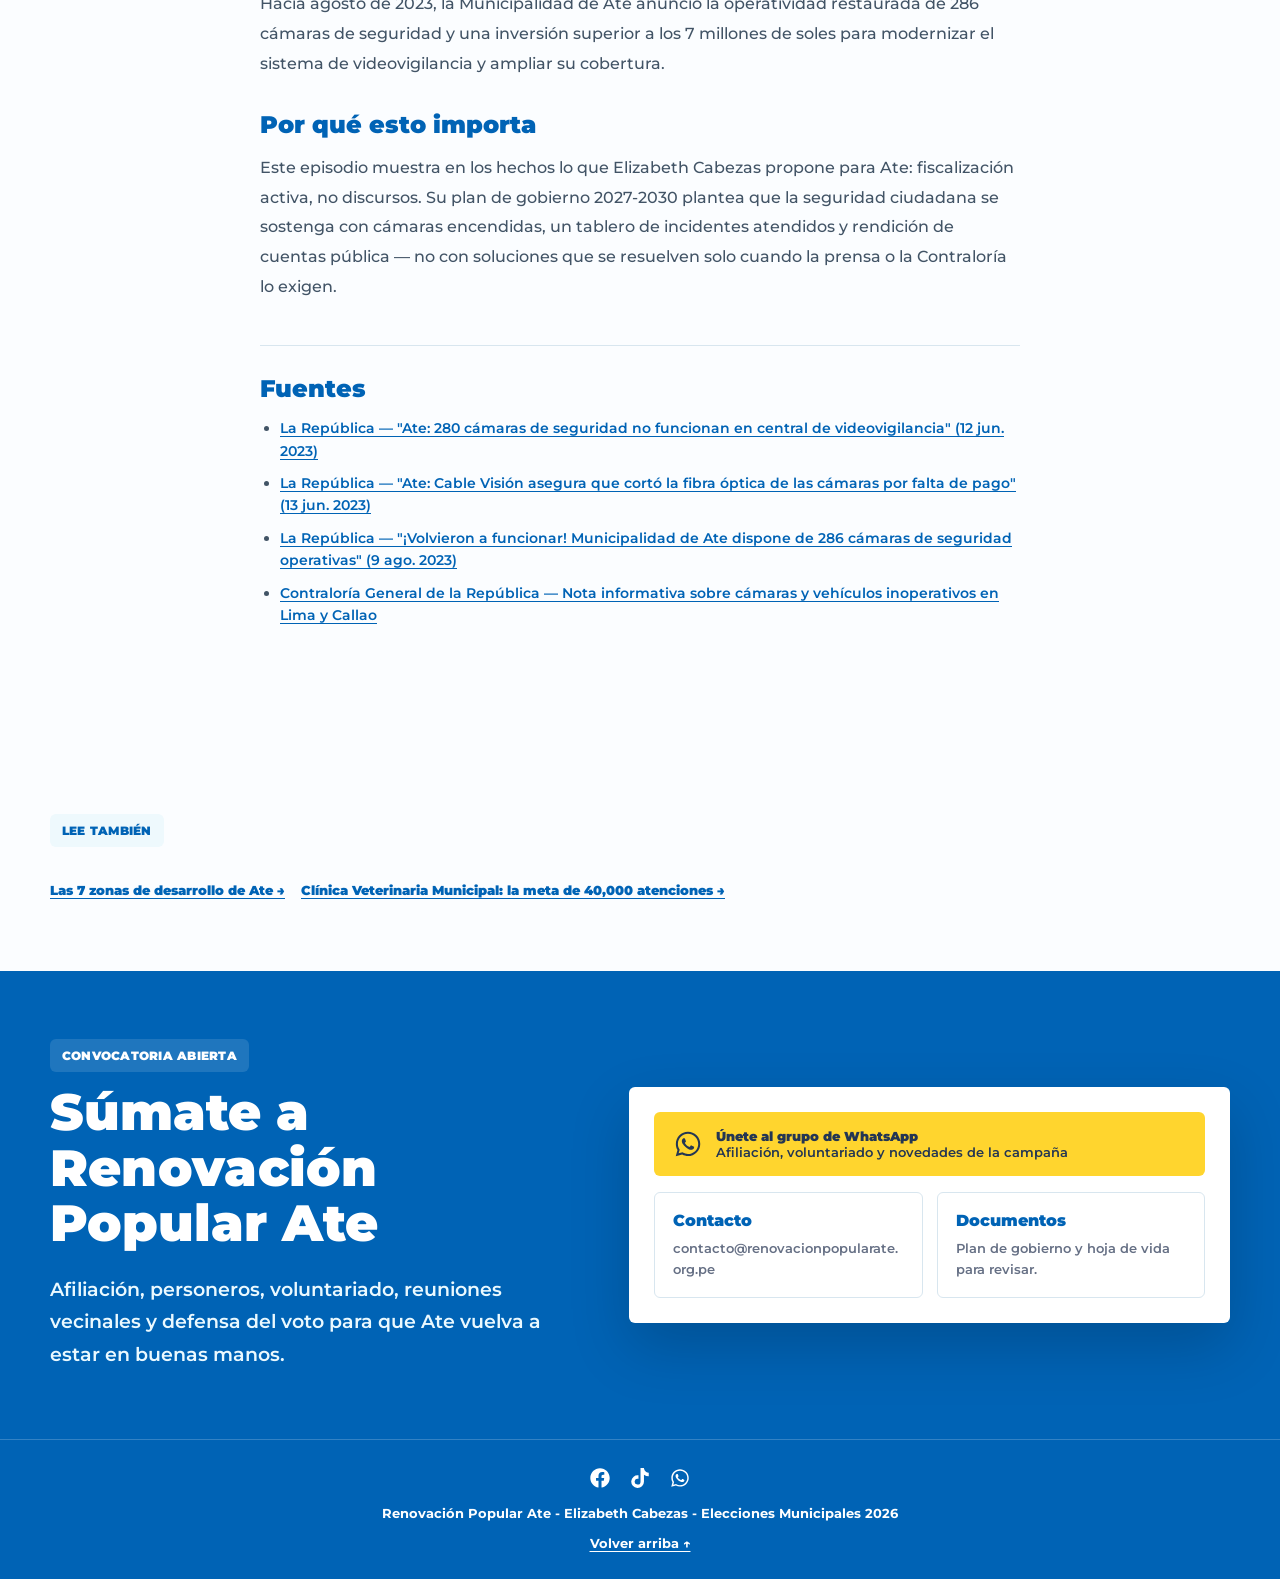
<file: docs/camaras-de-seguridad-ate.html>
<!doctype html>
<html lang="es-PE">
  <head>
    <!-- Google tag (gtag.js) -->
    <script async src="https://www.googletagmanager.com/gtag/js?id=G-32Q26P04SP"></script>
    <script>
      window.dataLayer = window.dataLayer || [];
      function gtag() {
        dataLayer.push(arguments);
      }
      gtag("js", new Date());
      gtag("config", "G-32Q26P04SP");
    </script>
    <link rel="preconnect" href="https://www.google-analytics.com" />
    <meta charset="utf-8" />
    <meta name="viewport" content="width=device-width, initial-scale=1" />
    <title>280 cámaras apagadas en Ate: la fiscalización de Elizabeth Cabezas</title>
    <meta
      name="description"
      content="Cronología documentada del apagón de videovigilancia en Ate: cómo la regidora Elizabeth Cabezas destapó que 280 cámaras no grababan en tiempo real."
    />
    <meta property="og:title" content="280 cámaras apagadas en Ate | Renovación Popular Ate" />
    <meta
      property="og:description"
      content="La fiscalización que expuso el apagón de videovigilancia en Ate durante seis meses, con fuentes verificables."
    />
    <meta property="og:type" content="article" />
    <meta property="og:url" content="https://renovacionpopularate.org.pe/camaras-de-seguridad-ate.html" />
    <meta property="og:site_name" content="Renovación Popular Ate" />
    <meta property="og:locale" content="es_PE" />
    <meta property="og:image" content="https://renovacionpopularate.org.pe/og.jpg" />
    <meta name="twitter:card" content="summary_large_image" />
    <link rel="icon" href="favicon.svg" />
    <link rel="apple-touch-icon" href="apple-touch-icon.png" />
    <link rel="manifest" href="manifest.json" />
    <link rel="canonical" href="https://renovacionpopularate.org.pe/camaras-de-seguridad-ate.html" />
    <link rel="preconnect" href="https://fonts.googleapis.com" />
    <link rel="preconnect" href="https://fonts.gstatic.com" crossorigin />
    <link
      rel="preload"
      as="style"
      href="https://fonts.googleapis.com/css2?family=Montserrat:wght@400;500;600;700;800;900&display=swap"
    />
    <link
      href="https://fonts.googleapis.com/css2?family=Montserrat:wght@400;500;600;700;800;900&display=swap"
      rel="stylesheet"
      media="print"
      onload="this.media='all'"
    />
    <noscript>
      <link
        href="https://fonts.googleapis.com/css2?family=Montserrat:wght@400;500;600;700;800;900&display=swap"
        rel="stylesheet"
      />
    </noscript>
    <script type="application/ld+json">
      {
        "@context": "https://schema.org",
        "@graph": [
          {
            "@type": "Organization",
            "@id": "https://renovacionpopularate.org.pe/#organizacion",
            "name": "Renovación Popular Ate",
            "url": "https://renovacionpopularate.org.pe/",
            "logo": "https://renovacionpopularate.org.pe/logo-renovacion-popular.png"
          },
          {
            "@type": "Article",
            "mainEntityOfPage": {
              "@type": "WebPage",
              "@id": "https://renovacionpopularate.org.pe/camaras-de-seguridad-ate.html"
            },
            "headline": "280 cámaras apagadas en Ate: la fiscalización de Elizabeth Cabezas",
            "description": "Cronología documentada del apagón de videovigilancia en Ate: cómo la regidora Elizabeth Cabezas destapó que 280 cámaras no grababan en tiempo real.",
            "image": "https://renovacionpopularate.org.pe/og.jpg",
            "datePublished": "2026-09-10",
            "dateModified": "2026-09-10",
            "inLanguage": "es-PE",
            "author": { "@id": "https://renovacionpopularate.org.pe/#organizacion" },
            "publisher": { "@id": "https://renovacionpopularate.org.pe/#organizacion" }
          }
        ]
      }
    </script>
<style>
      :root {
        --primary: #049cd4;
        --primary-dark: #0063b5;
        --accent: #ffd52e;
        --ink: #27313f;
        --muted: #667085;
        --line: #d8e6ef;
        --soft: #eef9fd;
        --white: #ffffff;
      }

      * {
        box-sizing: border-box;
      }

      html {
        scroll-behavior: smooth;
      }

      body {
        margin: 0;
        background: #fbfdff;
        color: var(--ink);
        font-family: Montserrat, Arial, Helvetica, sans-serif;
      }

      a {
        color: inherit;
        text-decoration: none;
      }

      img {
        display: block;
        max-width: 100%;
      }

      .container {
        width: min(1180px, calc(100% - 32px));
        margin: 0 auto;
      }

      .vote-banner {
        background: var(--accent);
        color: #243653;
        text-align: center;
        font-size: 13px;
        font-weight: 900;
        letter-spacing: 0.01em;
        padding: 10px 16px;
      }

      .site-header {
        position: sticky;
        top: 0;
        z-index: 20;
        border-bottom: 1px solid var(--line);
        background: rgba(255, 255, 255, 0.96);
        box-shadow: 0 4px 18px rgba(0, 99, 181, 0.08);
        backdrop-filter: blur(12px);
      }

      .nav {
        display: flex;
        min-height: 76px;
        align-items: center;
        justify-content: space-between;
        gap: 20px;
      }

      .brand {
        display: flex;
        align-items: center;
        gap: 14px;
        font-weight: 800;
        color: var(--primary-dark);
      }

      .brand img {
        height: 48px;
        width: auto;
      }

      .brand span {
        border-left: 1px solid var(--line);
        padding-left: 14px;
      }

      .links {
        display: flex;
        align-items: center;
        gap: 26px;
        color: #425466;
        font-size: 14px;
        font-weight: 800;
      }

      .nav-right {
        display: flex;
        align-items: center;
        gap: 10px;
      }

      .button {
        display: inline-flex;
        min-height: 44px;
        align-items: center;
        justify-content: center;
        gap: 10px;
        border: 1px solid transparent;
        border-radius: 6px;
        background: var(--accent);
        color: #243653;
        font-size: 14px;
        font-weight: 900;
        padding: 12px 18px;
      }

      .button.secondary {
        border-color: rgba(255, 255, 255, 0.4);
        background: rgba(255, 255, 255, 0.12);
        color: var(--white);
      }

      .social {
        display: flex;
        align-items: center;
        gap: 10px;
      }

      .social a {
        display: inline-flex;
        align-items: center;
        gap: 8px;
        border: 2px solid white;
        border-radius: 6px;
        padding: 8px 14px;
        color: white;
        font-size: 14px;
        font-weight: 800;
        box-shadow: 0 1px 3px rgba(0, 0, 0, 0.15);
        transition: opacity 0.2s ease, box-shadow 0.2s ease;
      }

      .social a.facebook {
        background: #166fe5;
      }

      .social a.tiktok {
        background: #000000;
      }

      .social a:hover {
        opacity: 0.85;
        box-shadow: 0 4px 10px rgba(0, 0, 0, 0.22);
      }

      .social svg {
        height: 18px;
        width: 18px;
        fill: currentColor;
      }

      .menu-toggle {
        display: none;
        align-items: center;
        justify-content: center;
        width: 40px;
        height: 40px;
        border: 1px solid var(--line);
        border-radius: 6px;
        background: transparent;
        color: #425466;
        cursor: pointer;
        padding: 0;
      }

      .menu-toggle svg {
        width: 20px;
        height: 20px;
      }

      .mobile-menu {
        display: none;
        border-top: 1px solid var(--line);
        background: var(--white);
      }

      .mobile-menu.open {
        display: block;
      }

      .mobile-menu .container {
        display: flex;
        flex-direction: column;
        gap: 2px;
        padding: 10px 16px 16px;
      }

      .mobile-menu a {
        padding: 12px;
        border-radius: 6px;
        color: #425466;
        font-size: 14px;
        font-weight: 800;
      }

      .mobile-menu a:hover {
        background: var(--soft);
        color: var(--primary);
      }

      .mobile-social {
        display: flex;
        gap: 10px;
        margin-top: 8px;
        padding: 14px 12px 4px;
        border-top: 1px solid var(--line);
      }

      .mobile-social a {
        display: inline-flex;
        align-items: center;
        gap: 8px;
        border: 2px solid white;
        border-radius: 6px;
        padding: 8px 14px;
        color: white;
        font-size: 14px;
        font-weight: 800;
        box-shadow: 0 1px 3px rgba(0, 0, 0, 0.15);
        transition: opacity 0.2s ease, box-shadow 0.2s ease;
      }

      .mobile-social a.facebook {
        background: #166fe5;
      }

      .mobile-social a.tiktok {
        background: #000000;
      }

      .mobile-social a:hover {
        opacity: 0.85;
        box-shadow: 0 4px 10px rgba(0, 0, 0, 0.22);
      }

      .mobile-social svg {
        width: 18px;
        height: 18px;
        fill: currentColor;
      }

      @media (min-width: 921px) {
        .mobile-menu {
          display: none !important;
        }
      }

      .hero {
        position: relative;
        overflow: hidden;
        background: linear-gradient(120deg, rgba(4, 156, 212, 0.98), rgba(0, 99, 181, 0.96));
        color: var(--white);
      }

      .hero::after {
        position: absolute;
        inset: 0;
        content: "";
        opacity: 0.18;
        background-image:
          linear-gradient(90deg, #fff 1px, transparent 1px),
          linear-gradient(#fff 1px, transparent 1px);
        background-size: 44px 44px;
      }

      .hero-grid {
        position: relative;
        z-index: 1;
        display: grid;
        grid-template-columns: 0.9fr 1.1fr;
        gap: 42px;
        align-items: center;
        padding: 54px 0;
      }

      .eyebrow {
        display: inline-flex;
        border-radius: 6px;
        background: rgba(255, 255, 255, 0.12);
        color: inherit;
        font-size: 12px;
        font-weight: 900;
        letter-spacing: 0.02em;
        padding: 9px 12px;
        text-transform: uppercase;
      }

      h1,
      h2,
      h3,
      p {
        margin: 0;
      }

      h1 {
        margin-top: 20px;
        font-size: clamp(44px, 7vw, 84px);
        font-weight: 900;
        line-height: 0.98;
      }

      .subtitle {
        margin-top: 12px;
        color: var(--accent);
        font-size: clamp(24px, 3.2vw, 38px);
        font-weight: 900;
        text-transform: uppercase;
      }

      .lead {
        margin-top: 24px;
        max-width: 660px;
        color: #eaf9ff;
        font-size: 19px;
        font-weight: 600;
        line-height: 1.7;
      }

      .actions {
        display: flex;
        flex-wrap: wrap;
        gap: 12px;
        margin-top: 32px;
      }

      .hero-photo {
        overflow: hidden;
        border: 1px solid rgba(255, 255, 255, 0.22);
        border-radius: 6px;
        background: var(--white);
        box-shadow: 0 26px 80px rgba(0, 0, 0, 0.24);
      }

      .hero-photo img {
        aspect-ratio: 1.18 / 1;
        width: 100%;
        object-fit: cover;
      }

      section {
        padding: 68px 0;
      }

      .section-title {
        color: var(--primary-dark);
        font-size: clamp(32px, 4vw, 54px);
        font-weight: 900;
        line-height: 1.08;
        margin-top: 12px;
      }

      .section-copy {
        color: var(--muted);
        font-size: 16px;
        font-weight: 500;
        line-height: 1.8;
        margin-top: 20px;
      }

      .two-col {
        display: grid;
        grid-template-columns: 0.95fr 1.05fr;
        gap: 36px;
        align-items: center;
      }

      .campaign-photo {
        overflow: hidden;
        border: 1px solid var(--line);
        border-radius: 6px;
        background: var(--white);
        box-shadow: 0 14px 38px rgba(0, 99, 181, 0.1);
      }

      .campaign-photo img {
        width: 100%;
        display: block;
      }

      .checks,
      .cards,
      .docs {
        display: grid;
        gap: 16px;
      }

      .checks {
        grid-template-columns: repeat(2, minmax(0, 1fr));
        margin-top: 28px;
      }

      .check,
      .card,
      .doc {
        border: 1px solid var(--line);
        border-radius: 6px;
        background: var(--white);
        box-shadow: 0 12px 28px rgba(0, 99, 181, 0.06);
      }

      .check {
        display: flex;
        gap: 12px;
        align-items: center;
        padding: 14px 16px;
        color: #425466;
        font-size: 14px;
        font-weight: 800;
      }

      .check::before {
        display: grid;
        flex: 0 0 22px;
        width: 22px;
        height: 22px;
        place-items: center;
        border-radius: 50%;
        background: var(--accent);
        color: #243653;
        content: "✓";
        font-size: 14px;
        font-weight: 900;
      }

      .band {
        border-top: 1px solid var(--line);
        border-bottom: 1px solid var(--line);
        background: var(--white);
      }

      .soft {
        background: var(--soft);
      }

      .cards {
        grid-template-columns: repeat(3, minmax(0, 1fr));
        margin-top: 30px;
      }

      .cards.four {
        grid-template-columns: repeat(4, minmax(0, 1fr));
      }

      .card {
        padding: 25px;
      }

      .metric {
        color: var(--primary);
        font-size: 42px;
        font-weight: 900;
      }

      .card h3,
      .doc h3 {
        color: var(--ink);
        font-size: 20px;
        font-weight: 900;
        line-height: 1.2;
        margin-top: 10px;
      }

      .card p,
      .doc p {
        color: var(--muted);
        font-size: 14px;
        font-weight: 500;
        line-height: 1.7;
        margin-top: 12px;
      }

      .zone-grid {
        display: grid;
        grid-template-columns: repeat(3, minmax(0, 1fr));
        gap: 12px;
      }

      .zone {
        border: 1px solid rgba(4, 156, 212, 0.22);
        border-radius: 6px;
        background: var(--white);
        padding: 14px 16px;
      }

      .zone strong {
        display: block;
        color: var(--primary-dark);
        font-size: 14px;
        font-weight: 900;
      }

      .zone span {
        display: block;
        margin-top: 4px;
        color: #425466;
        font-size: 13px;
        font-weight: 600;
        line-height: 1.5;
      }

      .zone-note {
        margin-top: 14px;
        color: var(--muted);
        font-size: 13px;
        font-weight: 700;
      }

      .card-source {
        display: block;
        margin-top: 12px;
        padding: 5px 0;
        color: var(--muted);
        font-size: 12px;
        font-weight: 700;
      }

      a.card-source {
        color: var(--primary-dark);
        text-decoration: underline;
        text-underline-offset: 3px;
      }

      .card-link {
        display: inline-flex;
        align-items: center;
        gap: 6px;
        margin-top: 14px;
        padding: 5px 0;
        color: var(--primary-dark);
        font-size: 13px;
        font-weight: 900;
        text-decoration: underline;
        text-underline-offset: 3px;
      }

      .proposal-list {
        display: grid;
        gap: 12px;
      }

      .proposal {
        display: flex;
        gap: 12px;
        border: 1px solid var(--line);
        border-radius: 6px;
        background: var(--white);
        padding: 16px;
        color: #425466;
        font-size: 14px;
        font-weight: 700;
        line-height: 1.6;
      }

      .proposal::before {
        color: var(--primary);
        content: "✓";
        font-weight: 900;
      }

      .docs {
        grid-template-columns: repeat(2, minmax(0, 1fr));
        margin-top: 28px;
      }

      .doc {
        padding: 28px;
      }

      .doc span {
        display: inline-flex;
        margin-top: 18px;
        color: var(--primary-dark);
        font-size: 14px;
        font-weight: 900;
      }

      .budget-doc-link {
        display: inline-flex;
        margin-top: 16px;
        color: var(--primary-dark);
        font-size: 14px;
        font-weight: 900;
        text-decoration: underline;
        text-underline-offset: 3px;
      }

      .cta {
        background: var(--primary-dark);
        color: var(--white);
      }

      .cta-grid {
        display: grid;
        grid-template-columns: 0.95fr 1.05fr;
        gap: 36px;
        align-items: center;
      }

      .contact-box {
        border: 1px solid rgba(255, 255, 255, 0.16);
        border-radius: 6px;
        background: var(--white);
        color: var(--ink);
        padding: 24px;
        box-shadow: 0 24px 60px rgba(0, 0, 0, 0.18);
      }

      .whatsapp-cta {
        display: flex;
        align-items: center;
        gap: 14px;
        border-radius: 6px;
        background: var(--accent);
        color: #243653;
        padding: 16px 20px;
      }

      .whatsapp-cta svg {
        width: 28px;
        height: 28px;
        flex-shrink: 0;
        fill: currentColor;
      }

      .whatsapp-cta strong {
        display: block;
        font-weight: 900;
      }

      .whatsapp-cta span {
        display: block;
        font-size: 13px;
        font-weight: 600;
      }

      .contact-grid {
        display: grid;
        grid-template-columns: repeat(2, minmax(0, 1fr));
        gap: 14px;
        margin-top: 16px;
      }

      .contact-card {
        border: 1px solid var(--line);
        border-radius: 6px;
        padding: 18px;
      }

      .contact-card strong {
        display: block;
        color: var(--primary-dark);
        font-weight: 900;
      }

      .contact-card span {
        display: block;
        overflow-wrap: anywhere;
        color: var(--muted);
        font-size: 13px;
        font-weight: 600;
        line-height: 1.6;
        margin-top: 8px;
      }

      footer {
        border-top: 1px solid rgba(255, 255, 255, 0.2);
        background: var(--primary-dark);
        color: var(--white);
        padding: 28px 0;
        text-align: center;
        font-size: 13px;
        font-weight: 700;
      }

      .footer-content {
        display: flex;
        flex-direction: column;
        align-items: center;
        gap: 14px;
      }

      .footer-social {
        display: flex;
        gap: 20px;
      }

      .footer-social svg {
        width: 20px;
        height: 20px;
        fill: currentColor;
      }

      .footer-social a:hover {
        opacity: 0.8;
      }

      .back-to-top {
        text-decoration: underline;
        text-underline-offset: 3px;
      }

      @media (max-width: 920px) {
        .links,
        .social {
          display: none;
        }

        .menu-toggle {
          display: inline-flex;
        }

        .hero-grid,
        .two-col,
        .cta-grid {
          grid-template-columns: 1fr;
        }

        .cards,
        .cards.four,
        .docs {
          grid-template-columns: 1fr;
        }
      }

      @media (max-width: 640px) {
        .container {
          width: min(100% - 24px, 1180px);
        }

        .brand span {
          display: none;
        }

        .brand img {
          height: 42px;
        }

        .button {
          padding: 10px 12px;
        }

        .hero-grid,
        section {
          padding: 42px 0;
        }

        .checks,
        .zone-grid,
        .contact-grid {
          grid-template-columns: 1fr;
        }
      }
    
      .article-hero {
        background: linear-gradient(120deg, rgba(4, 156, 212, 0.98), rgba(0, 99, 181, 0.96));
        color: var(--white);
        padding: 40px 0 52px;
      }

      .article-back {
        display: inline-flex;
        align-items: center;
        gap: 6px;
        margin-bottom: 18px;
        color: #eaf9ff;
        font-size: 14px;
        font-weight: 800;
      }

      .article-back:hover {
        text-decoration: underline;
      }

      .article-hero h1 {
        margin-top: 14px;
        font-size: clamp(30px, 4.4vw, 46px);
      }

      .article-meta {
        margin-top: 16px;
        color: #eaf9ff;
        font-size: 13px;
        font-weight: 700;
      }

      .article-body {
        max-width: 760px;
        margin: 0 auto;
        padding: 52px 0;
      }

      .article-body h2 {
        color: var(--primary-dark);
        font-size: 24px;
        font-weight: 900;
        margin-top: 32px;
        margin-bottom: 14px;
      }

      .article-body h2:first-child {
        margin-top: 0;
      }

      .article-body p {
        color: #425466;
        font-size: 16px;
        font-weight: 500;
        line-height: 1.85;
        margin-bottom: 18px;
      }

      .sources-heading {
        margin-top: 44px;
        border-top: 1px solid var(--line);
        padding-top: 28px;
      }

      .sources-list {
        margin: 0;
        padding-left: 20px;
        display: grid;
        gap: 10px;
      }

      .sources-list li {
        color: #425466;
        font-size: 14px;
        font-weight: 600;
        line-height: 1.6;
      }

      .sources-list a {
        color: var(--primary-dark);
        text-decoration: underline;
        text-underline-offset: 3px;
      }

      .card-link {
        display: inline-flex;
        align-items: center;
        gap: 6px;
        margin-top: 14px;
        color: var(--primary-dark);
        font-size: 13px;
        font-weight: 900;
        text-decoration: underline;
        text-underline-offset: 3px;
      }
    </style>
  </head>
<body>
    <div class="vote-banner">Elecciones Municipales y Regionales 2026 &mdash; 04 de octubre. Marca &quot;R&quot; en Provincial y &quot;R&quot; en Distrital.</div>

    <header class="site-header">
      <nav class="container nav">
        <a class="brand" href="index.html#inicio" aria-label="Renovación Popular Ate">
          <img src="logo-renovacion-popular.png" alt="Renovación Popular" width="300" height="72" />
          <span>Ate</span>
        </a>
        <div class="links">
          <a href="index.html#candidata">Candidata</a>
          <a href="index.html#compromisos">Compromisos</a>
          <a href="index.html#plan">Plan</a>
          <a href="index.html#documentos">Documentos</a>
        </div>
        <div class="social">
          <a
            class="facebook"
            href="https://www.facebook.com/ElizabethNancyCabezasFlores"
            target="_blank"
            rel="noopener noreferrer"
            aria-label="Facebook de Elizabeth Cabezas"
          >
            <svg viewBox="0 0 512 512" aria-hidden="true"><path d="M504 256C504 119 393 8 256 8S8 119 8 256c0 123.78 90.69 226.38 209.25 245V327.69h-63V256h63v-54.64c0-62.15 37-96.48 93.67-96.48 27.14 0 55.52 4.84 55.52 4.84v61h-31.28c-30.8 0-40.41 19.12-40.41 38.73V256h68.78l-11 71.69h-57.78V501C413.31 482.38 504 379.78 504 256z"/></svg>
            Facebook
          </a>
          <a
            class="tiktok"
            href="https://www.tiktok.com/@elizabeth.nancy.cabezas"
            target="_blank"
            rel="noopener noreferrer"
            aria-label="TikTok de Elizabeth Cabezas"
          >
            <svg viewBox="0 0 448 512" aria-hidden="true"><path d="M448,209.91a210.06,210.06,0,0,1-122.77-39.25V349.38A162.55,162.55,0,1,1,185,188.31V278.2a74.62,74.62,0,1,0,52.23,71.18V0l88,0a121.18,121.18,0,0,0,1.86,22.17h0A122.18,122.18,0,0,0,381,102.39a121.43,121.43,0,0,0,67,20.14Z"/></svg>
            TikTok
          </a>
        </div>
        <div class="nav-right">
          <a class="button" href="https://chat.whatsapp.com/EhCp05cObuO6lLlOOhEmK5?s=sw&amp;p=a&amp;mlu=4&amp;ilr=4" target="_blank" rel="noopener noreferrer">Afíliate →</a>
          <button type="button" id="menu-toggle" class="menu-toggle" aria-label="Abrir menú" aria-expanded="false" aria-controls="mobile-menu">
            <svg id="icon-menu-open" viewBox="0 0 24 24" fill="none" stroke="currentColor" stroke-width="2" stroke-linecap="round" stroke-linejoin="round" aria-hidden="true"><line x1="3" y1="6" x2="21" y2="6"/><line x1="3" y1="12" x2="21" y2="12"/><line x1="3" y1="18" x2="21" y2="18"/></svg>
            <svg id="icon-menu-close" viewBox="0 0 24 24" fill="none" stroke="currentColor" stroke-width="2" stroke-linecap="round" stroke-linejoin="round" aria-hidden="true" hidden><line x1="18" y1="6" x2="6" y2="18"/><line x1="6" y1="6" x2="18" y2="18"/></svg>
          </button>
        </div>
      </nav>
      <div id="mobile-menu" class="mobile-menu">
        <div class="container">
          <a href="index.html#candidata">Candidata</a>
          <a href="index.html#compromisos">Compromisos</a>
          <a href="index.html#plan">Plan</a>
          <a href="index.html#documentos">Documentos</a>
          <div class="mobile-social">
            <a class="facebook" href="https://www.facebook.com/ElizabethNancyCabezasFlores" target="_blank" rel="noopener noreferrer" aria-label="Facebook de Elizabeth Cabezas">
              <svg viewBox="0 0 512 512" aria-hidden="true"><path d="M504 256C504 119 393 8 256 8S8 119 8 256c0 123.78 90.69 226.38 209.25 245V327.69h-63V256h63v-54.64c0-62.15 37-96.48 93.67-96.48 27.14 0 55.52 4.84 55.52 4.84v61h-31.28c-30.8 0-40.41 19.12-40.41 38.73V256h68.78l-11 71.69h-57.78V501C413.31 482.38 504 379.78 504 256z"/></svg>
              Facebook
            </a>
            <a class="tiktok" href="https://www.tiktok.com/@elizabeth.nancy.cabezas" target="_blank" rel="noopener noreferrer" aria-label="TikTok de Elizabeth Cabezas">
              <svg viewBox="0 0 448 512" aria-hidden="true"><path d="M448,209.91a210.06,210.06,0,0,1-122.77-39.25V349.38A162.55,162.55,0,1,1,185,188.31V278.2a74.62,74.62,0,1,0,52.23,71.18V0l88,0a121.18,121.18,0,0,0,1.86,22.17h0A122.18,122.18,0,0,0,381,102.39a121.43,121.43,0,0,0,67,20.14Z"/></svg>
              TikTok
            </a>
          </div>
        </div>
      </div>
    </header>
    <main>
      <section class="article-hero">
        <div class="container">
          <a class="article-back" href="index.html#inicio">← Volver al inicio</a>
          <span class="eyebrow">Hechos verificables</span>
          <h1>280 cámaras apagadas: la fiscalización que destapó el apagón de seguridad en Ate</h1>
          <p class="article-meta">Actualizado con información pública verificable · Renovación Popular Ate</p>
        </div>
      </section>

      <section>
        <div class="container">
          <div class="article-body">
            <p>
              En mayo de 2023, la entonces regidora Elizabeth Cabezas realizó una visita de inspección inopinada a la
              central de videovigilancia de la Municipalidad Distrital de Ate. Lo que encontró fue un problema serio
              para la seguridad de todo el distrito: los operadores no estaban monitoreando en tiempo real, sino
              reproduciendo grabaciones de archivo de años anteriores para simular que el sistema funcionaba con
              normalidad.
            </p>

            <h2>El hallazgo</h2>
            <p>
              La denuncia pública de la regidora Cabezas evidenció que alrededor de 280 cámaras de seguridad se
              encontraban apagadas o desconectadas del flujo de datos en vivo, una situación que se venía arrastrando
              en silencio durante aproximadamente seis meses. El caso también reveló que el sistema de alarmas
              comunitarias interconectadas del distrito estaba inoperativo, dejando a las juntas vecinales sin
              herramientas de alerta temprana.
            </p>

            <h2>Un corte de fibra óptica, no de equipos</h2>
            <p>
              El hardware de las cámaras estaba en condiciones operativas; el problema era la interrupción del
              servicio de transmisión de datos. La empresa proveedora de la fibra óptica cortó el servicio en enero
              de 2023 por falta de pago, tras la decisión de la nueva gestión municipal de suspender los abonos a un
              contrato heredado de la administración anterior, cuestionado por presuntas irregularidades en su
              licitación.
            </p>

            <h2>El costo para el personal</h2>
            <p>
              Sin cámaras que monitorear, la subgerencia correspondiente reasignó a los operadores de videovigilancia
              a labores de patrullaje a pie en las calles del distrito, incluyendo zonas de alta incidencia
              delictiva, sin el uniforme, el equipamiento ni el entrenamiento requeridos para ese tipo de
              intervención.
            </p>

            <h2>La intervención de la Contraloría</h2>
            <p>
              La Contraloría General de la República efectuó visitas de control al distrito y otorgó a la
              municipalidad un plazo de cinco días hábiles para presentar un plan de acción. El problema en Ate no
              fue un caso aislado: los reportes de la Contraloría documentaron cientos de cámaras y vehículos de
              serenazgo inoperativos en distintas municipalidades de Lima Metropolitana y el Callao.
            </p>

            <h2>La reactivación</h2>
            <p>
              Hacia agosto de 2023, la Municipalidad de Ate anunció la operatividad restaurada de 286 cámaras de
              seguridad y una inversión superior a los 7 millones de soles para modernizar el sistema de
              videovigilancia y ampliar su cobertura.
            </p>

            <h2>Por qué esto importa</h2>
            <p>
              Este episodio muestra en los hechos lo que Elizabeth Cabezas propone para Ate: fiscalización activa,
              no discursos. Su plan de gobierno 2027-2030 plantea que la seguridad ciudadana se sostenga con cámaras
              encendidas, un tablero de incidentes atendidos y rendición de cuentas pública — no con soluciones que
              se resuelven solo cuando la prensa o la Contraloría lo exigen.
            </p>

            <div class="sources-heading">
              <h2 style="margin-top: 0">Fuentes</h2>
              <ul class="sources-list">
                <li>
                  <a href="https://larepublica.pe/sociedad/2023/06/12/ate-280-camaras-de-seguridad-no-graban-imagenes-actuales-sino-del-2020-serenazgo-seguridad-ciudadana-805104" target="_blank" rel="noopener noreferrer">
                    La República — "Ate: 280 cámaras de seguridad no funcionan en central de videovigilancia" (12 jun. 2023)
                  </a>
                </li>
                <li>
                  <a href="https://larepublica.pe/sociedad/2023/06/13/ate-cable-vision-asegura-que-corto-la-fibra-optica-de-las-camaras-de-seguridad-por-falta-de-pago-franco-vidal-seguridad-ciudadana-263796" target="_blank" rel="noopener noreferrer">
                    La República — "Ate: Cable Visión asegura que cortó la fibra óptica de las cámaras por falta de pago" (13 jun. 2023)
                  </a>
                </li>
                <li>
                  <a href="https://larepublica.pe/sociedad/2023/08/09/volvieron-a-funcionar-municipalidad-de-ate-dispone-de-286-camaras-de-seguridad-operativas-pnp-franco-vidal-videovigilancia-delincuencia-897732" target="_blank" rel="noopener noreferrer">
                    La República — "¡Volvieron a funcionar! Municipalidad de Ate dispone de 286 cámaras de seguridad operativas" (9 ago. 2023)
                  </a>
                </li>
                <li>
                  <a href="https://www.gob.pe/institucion/contraloria/noticias/1152910-contraloria-encuentra-mas-de-700-camaras-de-videovigilancia-y-500-vehiculos-inoperativos-en-lima-metropolitana-y-el-callao" target="_blank" rel="noopener noreferrer">
                    Contraloría General de la República — Nota informativa sobre cámaras y vehículos inoperativos en Lima y Callao
                  </a>
                </li>
              </ul>
            </div>
          </div>
        </div>
      </section>

      <section>
        <div class="container">
          <span class="eyebrow" style="background: var(--soft); color: var(--primary-dark)">Lee también</span>
          <div style="display: flex; flex-wrap: wrap; gap: 16px; margin-top: 16px">
            <a class="card-link" href="zonas-de-desarrollo-ate.html">Las 7 zonas de desarrollo de Ate →</a>
            <a class="card-link" href="veterinaria-municipal-ate.html"
              >Clínica Veterinaria Municipal: la meta de 40,000 atenciones →</a
            >
          </div>
        </div>
      </section>

      <section id="participa" class="cta">
        <div class="container cta-grid">
          <div>
            <span class="eyebrow">Convocatoria abierta</span>
            <h2 class="section-title" style="color: white">Súmate a Renovación Popular Ate</h2>
            <p class="lead">
              Afiliación, personeros, voluntariado, reuniones vecinales y defensa del voto para que Ate vuelva a estar en buenas manos.
            </p>
          </div>
          <div class="contact-box">
            <a class="whatsapp-cta" href="https://chat.whatsapp.com/EhCp05cObuO6lLlOOhEmK5?s=sw&amp;p=a&amp;mlu=4&amp;ilr=4" target="_blank" rel="noopener noreferrer">
              <svg viewBox="0 0 448 512" aria-hidden="true"><path d="M380.9 97.1C339 55.1 283.2 32 223.9 32c-122.4 0-222 99.6-222 222 0 39.1 10.2 77.3 29.6 111L0 480l117.7-30.9c32.4 17.7 68.9 27 106.1 27h.1c122.3 0 224.1-99.6 224.1-222 0-59.3-25.2-115-67.1-157zm-157 341.6c-33.2 0-65.7-8.9-94-25.7l-6.7-4-69.8 18.3L72 359.2l-4.4-7c-18.5-29.4-28.2-63.3-28.2-98.2 0-101.7 82.8-184.5 184.6-184.5 49.3 0 95.6 19.2 130.4 54.1 34.8 34.9 56.2 81.2 56.1 130.5 0 101.8-84.9 184.6-186.6 184.6zm101.2-138.2c-5.5-2.8-32.8-16.2-37.9-18-5.1-1.9-8.8-2.8-12.5 2.8-3.7 5.6-14.3 18-17.6 21.8-3.2 3.7-6.5 4.2-12 1.4-32.6-16.3-54-29.1-75.5-66-5.7-9.8 5.7-9.1 16.3-30.3 1.8-3.7.9-6.9-.5-9.7-1.4-2.8-12.5-30.1-17.1-41.2-4.5-10.8-9.1-9.3-12.5-9.5-3.2-.2-6.9-.2-10.6-.2-3.7 0-9.7 1.4-14.8 6.9-5.1 5.6-19.4 19-19.4 46.3 0 27.3 19.9 53.7 22.6 57.4 2.8 3.7 39.1 59.7 94.8 83.8 35.2 15.2 49 16.5 66.6 13.9 10.7-1.6 32.8-13.4 37.4-26.4 4.6-13 4.6-24.1 3.2-26.4-1.3-2.5-5-3.9-10.5-6.6z"/></svg>
              <span>
                <strong>Únete al grupo de WhatsApp</strong>
                <span>Afiliación, voluntariado y novedades de la campaña</span>
              </span>
            </a>
            <div class="contact-grid">
              <a class="contact-card" href="mailto:contacto@renovacionpopularate.org.pe?subject=Quiero%20afiliarme%20a%20Renovaci%C3%B3n%20Popular%20Ate">
                <strong>Contacto</strong>
                <span>contacto@renovacionpopularate.org.pe</span>
              </a>
              <a class="contact-card" href="index.html#documentos">
                <strong>Documentos</strong>
                <span>Plan de gobierno y hoja de vida para revisar.</span>
              </a>
            </div>
          </div>
        </div>
      </section>
    </main>


<footer>
      <div class="container footer-content">
        <div class="footer-social">
          <a href="https://www.facebook.com/ElizabethNancyCabezasFlores" target="_blank" rel="noopener noreferrer" aria-label="Facebook de Elizabeth Cabezas">
            <svg viewBox="0 0 512 512" aria-hidden="true"><path d="M504 256C504 119 393 8 256 8S8 119 8 256c0 123.78 90.69 226.38 209.25 245V327.69h-63V256h63v-54.64c0-62.15 37-96.48 93.67-96.48 27.14 0 55.52 4.84 55.52 4.84v61h-31.28c-30.8 0-40.41 19.12-40.41 38.73V256h68.78l-11 71.69h-57.78V501C413.31 482.38 504 379.78 504 256z"/></svg>
          </a>
          <a href="https://www.tiktok.com/@elizabeth.nancy.cabezas" target="_blank" rel="noopener noreferrer" aria-label="TikTok de Elizabeth Cabezas">
            <svg viewBox="0 0 448 512" aria-hidden="true"><path d="M448,209.91a210.06,210.06,0,0,1-122.77-39.25V349.38A162.55,162.55,0,1,1,185,188.31V278.2a74.62,74.62,0,1,0,52.23,71.18V0l88,0a121.18,121.18,0,0,0,1.86,22.17h0A122.18,122.18,0,0,0,381,102.39a121.43,121.43,0,0,0,67,20.14Z"/></svg>
          </a>
          <a href="https://chat.whatsapp.com/EhCp05cObuO6lLlOOhEmK5?s=sw&amp;p=a&amp;mlu=4&amp;ilr=4" target="_blank" rel="noopener noreferrer" aria-label="WhatsApp de la campaña">
            <svg viewBox="0 0 448 512" aria-hidden="true"><path d="M380.9 97.1C339 55.1 283.2 32 223.9 32c-122.4 0-222 99.6-222 222 0 39.1 10.2 77.3 29.6 111L0 480l117.7-30.9c32.4 17.7 68.9 27 106.1 27h.1c122.3 0 224.1-99.6 224.1-222 0-59.3-25.2-115-67.1-157zm-157 341.6c-33.2 0-65.7-8.9-94-25.7l-6.7-4-69.8 18.3L72 359.2l-4.4-7c-18.5-29.4-28.2-63.3-28.2-98.2 0-101.7 82.8-184.5 184.6-184.5 49.3 0 95.6 19.2 130.4 54.1 34.8 34.9 56.2 81.2 56.1 130.5 0 101.8-84.9 184.6-186.6 184.6zm101.2-138.2c-5.5-2.8-32.8-16.2-37.9-18-5.1-1.9-8.8-2.8-12.5 2.8-3.7 5.6-14.3 18-17.6 21.8-3.2 3.7-6.5 4.2-12 1.4-32.6-16.3-54-29.1-75.5-66-5.7-9.8 5.7-9.1 16.3-30.3 1.8-3.7.9-6.9-.5-9.7-1.4-2.8-12.5-30.1-17.1-41.2-4.5-10.8-9.1-9.3-12.5-9.5-3.2-.2-6.9-.2-10.6-.2-3.7 0-9.7 1.4-14.8 6.9-5.1 5.6-19.4 19-19.4 46.3 0 27.3 19.9 53.7 22.6 57.4 2.8 3.7 39.1 59.7 94.8 83.8 35.2 15.2 49 16.5 66.6 13.9 10.7-1.6 32.8-13.4 37.4-26.4 4.6-13 4.6-24.1 3.2-26.4-1.3-2.5-5-3.9-10.5-6.6z"/></svg>
          </a>
        </div>
        <p>Renovación Popular Ate - Elizabeth Cabezas - Elecciones Municipales 2026</p>
        <a href="index.html#inicio" class="back-to-top">Volver arriba ↑</a>
      </div>
    </footer>

    <script>
      (function () {
        var toggle = document.getElementById('menu-toggle');
        var menu = document.getElementById('mobile-menu');
        var iconOpen = document.getElementById('icon-menu-open');
        var iconClose = document.getElementById('icon-menu-close');
        if (!toggle || !menu) return;

        function setOpen(isOpen) {
          menu.classList.toggle('open', isOpen);
          toggle.setAttribute('aria-expanded', isOpen ? 'true' : 'false');
          if (iconOpen) iconOpen.hidden = isOpen;
          if (iconClose) iconClose.hidden = !isOpen;
        }

        toggle.addEventListener('click', function () {
          setOpen(!menu.classList.contains('open'));
        });

        Array.prototype.forEach.call(menu.querySelectorAll('a'), function (link) {
          link.addEventListener('click', function () {
            setOpen(false);
          });
        });
      })();
    </script>
  </body>
</html>
</file>
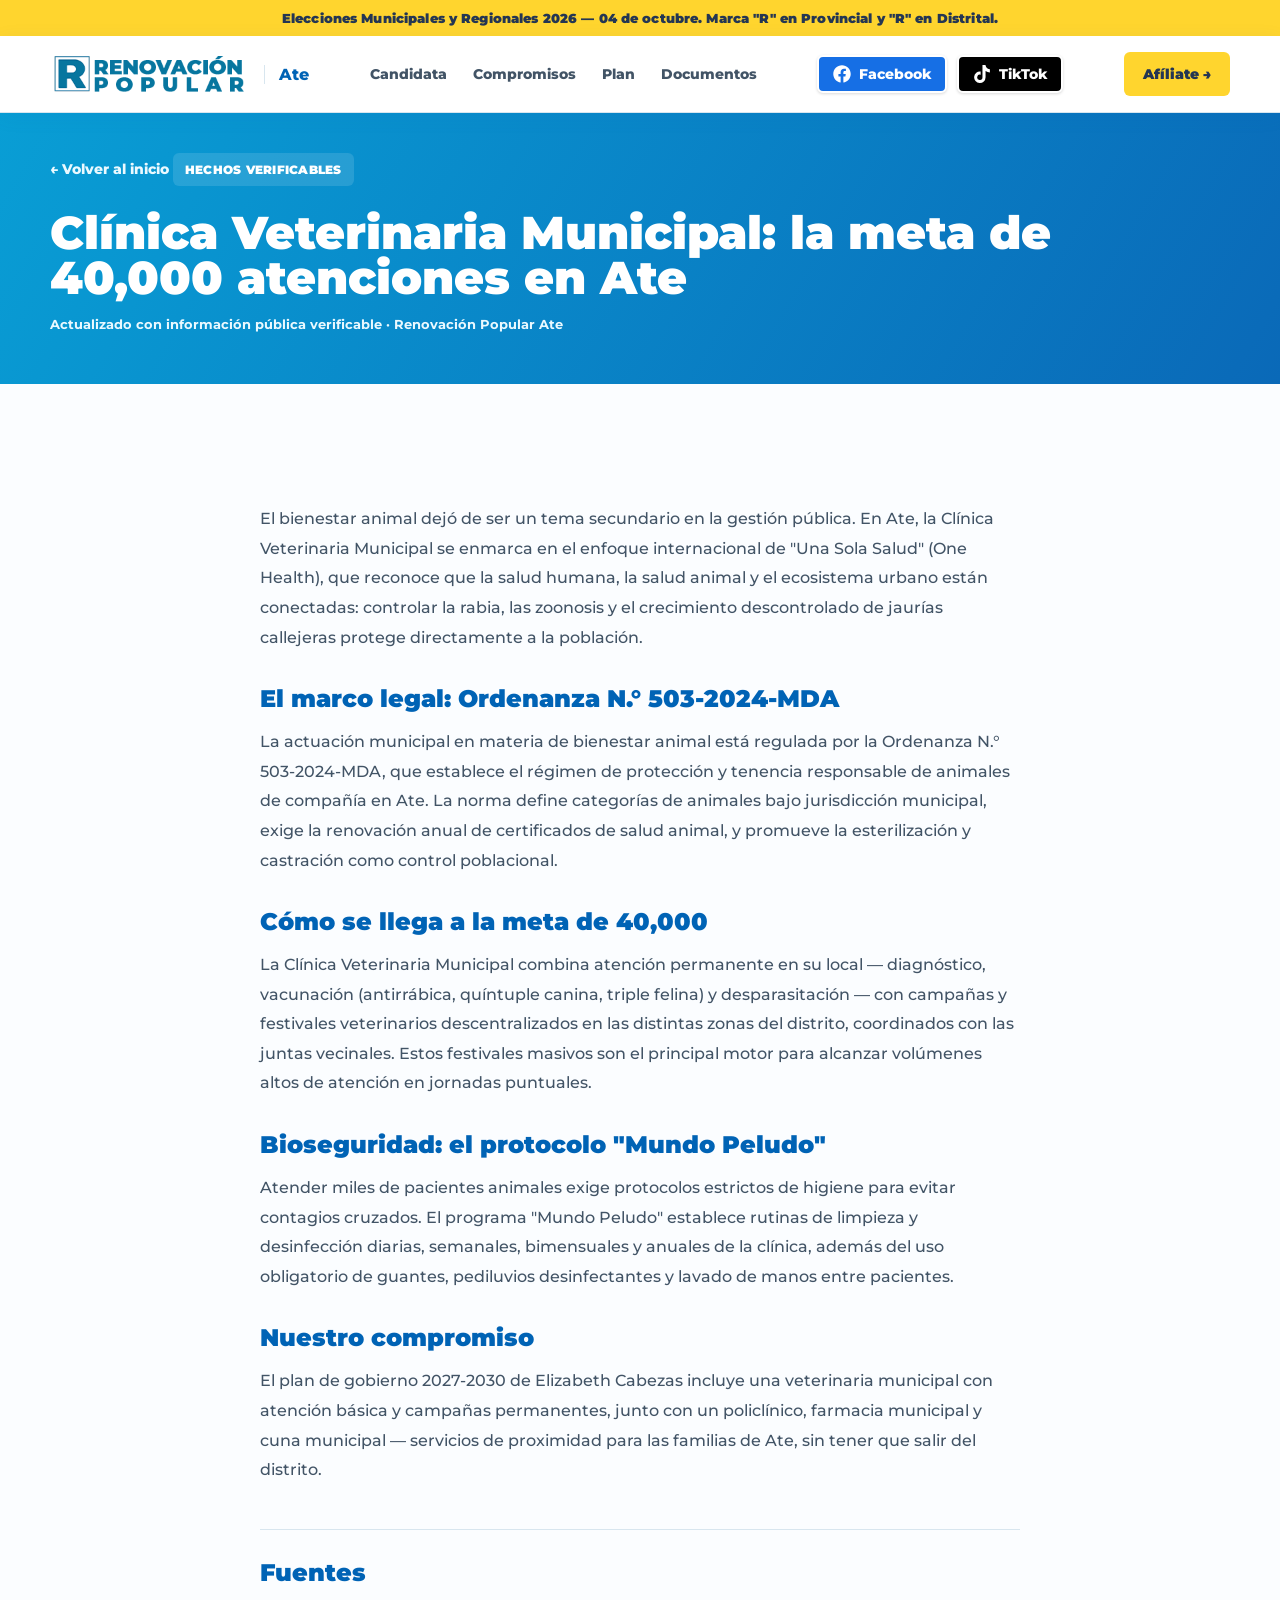
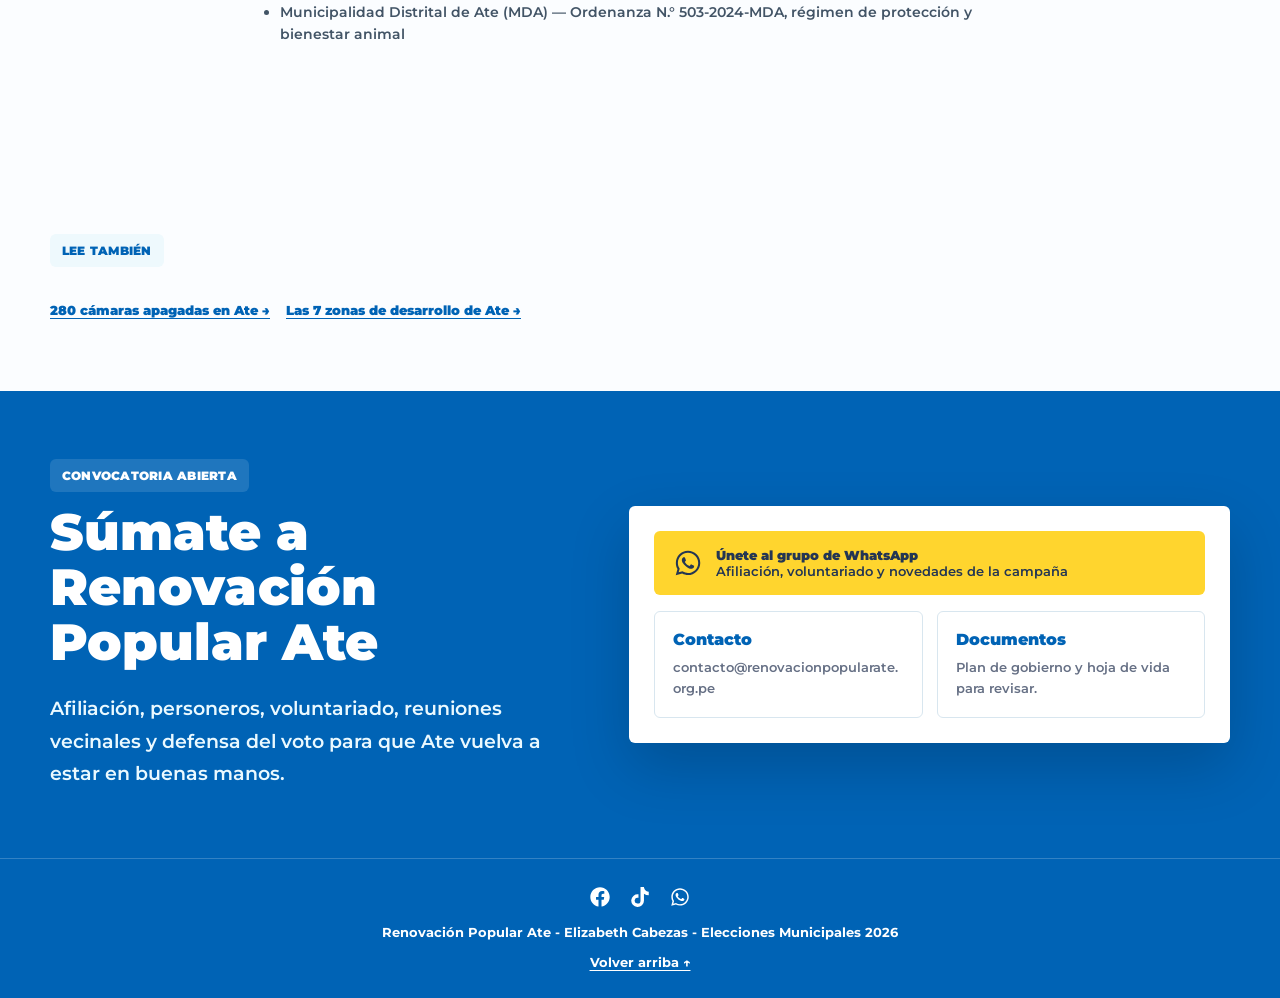
<file: docs/veterinaria-municipal-ate.html>
<!doctype html>
<html lang="es-PE">
  <head>
    <!-- Google tag (gtag.js) -->
    <script async src="https://www.googletagmanager.com/gtag/js?id=G-32Q26P04SP"></script>
    <script>
      window.dataLayer = window.dataLayer || [];
      function gtag() {
        dataLayer.push(arguments);
      }
      gtag("js", new Date());
      gtag("config", "G-32Q26P04SP");
    </script>
    <link rel="preconnect" href="https://www.google-analytics.com" />
    <meta charset="utf-8" />
    <meta name="viewport" content="width=device-width, initial-scale=1" />
    <title>Clínica Veterinaria Municipal de Ate: la meta de 40,000 atenciones</title>
    <meta
      name="description"
      content="Cómo funciona la Clínica Veterinaria Municipal de Ate, su base legal en la Ordenanza N.° 503-2024-MDA y la meta de 40,000 atenciones veterinarias."
    />
    <meta property="og:title" content="Clínica Veterinaria Municipal de Ate | Renovación Popular Ate" />
    <meta
      property="og:description"
      content="Bienestar animal como política de salud pública en Ate: la meta de 40,000 atenciones veterinarias y su marco normativo."
    />
    <meta property="og:type" content="article" />
    <meta property="og:url" content="https://renovacionpopularate.org.pe/veterinaria-municipal-ate.html" />
    <meta property="og:site_name" content="Renovación Popular Ate" />
    <meta property="og:locale" content="es_PE" />
    <meta property="og:image" content="https://renovacionpopularate.org.pe/og.jpg" />
    <meta name="twitter:card" content="summary_large_image" />
    <link rel="icon" href="favicon.svg" />
    <link rel="apple-touch-icon" href="apple-touch-icon.png" />
    <link rel="manifest" href="manifest.json" />
    <link rel="canonical" href="https://renovacionpopularate.org.pe/veterinaria-municipal-ate.html" />
    <link rel="preconnect" href="https://fonts.googleapis.com" />
    <link rel="preconnect" href="https://fonts.gstatic.com" crossorigin />
    <link
      rel="preload"
      as="style"
      href="https://fonts.googleapis.com/css2?family=Montserrat:wght@400;500;600;700;800;900&display=swap"
    />
    <link
      href="https://fonts.googleapis.com/css2?family=Montserrat:wght@400;500;600;700;800;900&display=swap"
      rel="stylesheet"
      media="print"
      onload="this.media='all'"
    />
    <noscript>
      <link
        href="https://fonts.googleapis.com/css2?family=Montserrat:wght@400;500;600;700;800;900&display=swap"
        rel="stylesheet"
      />
    </noscript>
    <script type="application/ld+json">
      {
        "@context": "https://schema.org",
        "@graph": [
          {
            "@type": "Organization",
            "@id": "https://renovacionpopularate.org.pe/#organizacion",
            "name": "Renovación Popular Ate",
            "url": "https://renovacionpopularate.org.pe/",
            "logo": "https://renovacionpopularate.org.pe/logo-renovacion-popular.png"
          },
          {
            "@type": "Article",
            "mainEntityOfPage": {
              "@type": "WebPage",
              "@id": "https://renovacionpopularate.org.pe/veterinaria-municipal-ate.html"
            },
            "headline": "Clínica Veterinaria Municipal de Ate: la meta de 40,000 atenciones",
            "description": "Cómo funciona la Clínica Veterinaria Municipal de Ate, su base legal en la Ordenanza N.° 503-2024-MDA y la meta de 40,000 atenciones veterinarias.",
            "image": "https://renovacionpopularate.org.pe/og.jpg",
            "datePublished": "2026-09-10",
            "dateModified": "2026-09-10",
            "inLanguage": "es-PE",
            "author": { "@id": "https://renovacionpopularate.org.pe/#organizacion" },
            "publisher": { "@id": "https://renovacionpopularate.org.pe/#organizacion" }
          }
        ]
      }
    </script>
<style>
      :root {
        --primary: #049cd4;
        --primary-dark: #0063b5;
        --accent: #ffd52e;
        --ink: #27313f;
        --muted: #667085;
        --line: #d8e6ef;
        --soft: #eef9fd;
        --white: #ffffff;
      }

      * {
        box-sizing: border-box;
      }

      html {
        scroll-behavior: smooth;
      }

      body {
        margin: 0;
        background: #fbfdff;
        color: var(--ink);
        font-family: Montserrat, Arial, Helvetica, sans-serif;
      }

      a {
        color: inherit;
        text-decoration: none;
      }

      img {
        display: block;
        max-width: 100%;
      }

      .container {
        width: min(1180px, calc(100% - 32px));
        margin: 0 auto;
      }

      .vote-banner {
        background: var(--accent);
        color: #243653;
        text-align: center;
        font-size: 13px;
        font-weight: 900;
        letter-spacing: 0.01em;
        padding: 10px 16px;
      }

      .site-header {
        position: sticky;
        top: 0;
        z-index: 20;
        border-bottom: 1px solid var(--line);
        background: rgba(255, 255, 255, 0.96);
        box-shadow: 0 4px 18px rgba(0, 99, 181, 0.08);
        backdrop-filter: blur(12px);
      }

      .nav {
        display: flex;
        min-height: 76px;
        align-items: center;
        justify-content: space-between;
        gap: 20px;
      }

      .brand {
        display: flex;
        align-items: center;
        gap: 14px;
        font-weight: 800;
        color: var(--primary-dark);
      }

      .brand img {
        height: 48px;
        width: auto;
      }

      .brand span {
        border-left: 1px solid var(--line);
        padding-left: 14px;
      }

      .links {
        display: flex;
        align-items: center;
        gap: 26px;
        color: #425466;
        font-size: 14px;
        font-weight: 800;
      }

      .nav-right {
        display: flex;
        align-items: center;
        gap: 10px;
      }

      .button {
        display: inline-flex;
        min-height: 44px;
        align-items: center;
        justify-content: center;
        gap: 10px;
        border: 1px solid transparent;
        border-radius: 6px;
        background: var(--accent);
        color: #243653;
        font-size: 14px;
        font-weight: 900;
        padding: 12px 18px;
      }

      .button.secondary {
        border-color: rgba(255, 255, 255, 0.4);
        background: rgba(255, 255, 255, 0.12);
        color: var(--white);
      }

      .social {
        display: flex;
        align-items: center;
        gap: 10px;
      }

      .social a {
        display: inline-flex;
        align-items: center;
        gap: 8px;
        border: 2px solid white;
        border-radius: 6px;
        padding: 8px 14px;
        color: white;
        font-size: 14px;
        font-weight: 800;
        box-shadow: 0 1px 3px rgba(0, 0, 0, 0.15);
        transition: opacity 0.2s ease, box-shadow 0.2s ease;
      }

      .social a.facebook {
        background: #166fe5;
      }

      .social a.tiktok {
        background: #000000;
      }

      .social a:hover {
        opacity: 0.85;
        box-shadow: 0 4px 10px rgba(0, 0, 0, 0.22);
      }

      .social svg {
        height: 18px;
        width: 18px;
        fill: currentColor;
      }

      .menu-toggle {
        display: none;
        align-items: center;
        justify-content: center;
        width: 40px;
        height: 40px;
        border: 1px solid var(--line);
        border-radius: 6px;
        background: transparent;
        color: #425466;
        cursor: pointer;
        padding: 0;
      }

      .menu-toggle svg {
        width: 20px;
        height: 20px;
      }

      .mobile-menu {
        display: none;
        border-top: 1px solid var(--line);
        background: var(--white);
      }

      .mobile-menu.open {
        display: block;
      }

      .mobile-menu .container {
        display: flex;
        flex-direction: column;
        gap: 2px;
        padding: 10px 16px 16px;
      }

      .mobile-menu a {
        padding: 12px;
        border-radius: 6px;
        color: #425466;
        font-size: 14px;
        font-weight: 800;
      }

      .mobile-menu a:hover {
        background: var(--soft);
        color: var(--primary);
      }

      .mobile-social {
        display: flex;
        gap: 10px;
        margin-top: 8px;
        padding: 14px 12px 4px;
        border-top: 1px solid var(--line);
      }

      .mobile-social a {
        display: inline-flex;
        align-items: center;
        gap: 8px;
        border: 2px solid white;
        border-radius: 6px;
        padding: 8px 14px;
        color: white;
        font-size: 14px;
        font-weight: 800;
        box-shadow: 0 1px 3px rgba(0, 0, 0, 0.15);
        transition: opacity 0.2s ease, box-shadow 0.2s ease;
      }

      .mobile-social a.facebook {
        background: #166fe5;
      }

      .mobile-social a.tiktok {
        background: #000000;
      }

      .mobile-social a:hover {
        opacity: 0.85;
        box-shadow: 0 4px 10px rgba(0, 0, 0, 0.22);
      }

      .mobile-social svg {
        width: 18px;
        height: 18px;
        fill: currentColor;
      }

      @media (min-width: 921px) {
        .mobile-menu {
          display: none !important;
        }
      }

      .hero {
        position: relative;
        overflow: hidden;
        background: linear-gradient(120deg, rgba(4, 156, 212, 0.98), rgba(0, 99, 181, 0.96));
        color: var(--white);
      }

      .hero::after {
        position: absolute;
        inset: 0;
        content: "";
        opacity: 0.18;
        background-image:
          linear-gradient(90deg, #fff 1px, transparent 1px),
          linear-gradient(#fff 1px, transparent 1px);
        background-size: 44px 44px;
      }

      .hero-grid {
        position: relative;
        z-index: 1;
        display: grid;
        grid-template-columns: 0.9fr 1.1fr;
        gap: 42px;
        align-items: center;
        padding: 54px 0;
      }

      .eyebrow {
        display: inline-flex;
        border-radius: 6px;
        background: rgba(255, 255, 255, 0.12);
        color: inherit;
        font-size: 12px;
        font-weight: 900;
        letter-spacing: 0.02em;
        padding: 9px 12px;
        text-transform: uppercase;
      }

      h1,
      h2,
      h3,
      p {
        margin: 0;
      }

      h1 {
        margin-top: 20px;
        font-size: clamp(44px, 7vw, 84px);
        font-weight: 900;
        line-height: 0.98;
      }

      .subtitle {
        margin-top: 12px;
        color: var(--accent);
        font-size: clamp(24px, 3.2vw, 38px);
        font-weight: 900;
        text-transform: uppercase;
      }

      .lead {
        margin-top: 24px;
        max-width: 660px;
        color: #eaf9ff;
        font-size: 19px;
        font-weight: 600;
        line-height: 1.7;
      }

      .actions {
        display: flex;
        flex-wrap: wrap;
        gap: 12px;
        margin-top: 32px;
      }

      .hero-photo {
        overflow: hidden;
        border: 1px solid rgba(255, 255, 255, 0.22);
        border-radius: 6px;
        background: var(--white);
        box-shadow: 0 26px 80px rgba(0, 0, 0, 0.24);
      }

      .hero-photo img {
        aspect-ratio: 1.18 / 1;
        width: 100%;
        object-fit: cover;
      }

      section {
        padding: 68px 0;
      }

      .section-title {
        color: var(--primary-dark);
        font-size: clamp(32px, 4vw, 54px);
        font-weight: 900;
        line-height: 1.08;
        margin-top: 12px;
      }

      .section-copy {
        color: var(--muted);
        font-size: 16px;
        font-weight: 500;
        line-height: 1.8;
        margin-top: 20px;
      }

      .two-col {
        display: grid;
        grid-template-columns: 0.95fr 1.05fr;
        gap: 36px;
        align-items: center;
      }

      .campaign-photo {
        overflow: hidden;
        border: 1px solid var(--line);
        border-radius: 6px;
        background: var(--white);
        box-shadow: 0 14px 38px rgba(0, 99, 181, 0.1);
      }

      .campaign-photo img {
        width: 100%;
        display: block;
      }

      .checks,
      .cards,
      .docs {
        display: grid;
        gap: 16px;
      }

      .checks {
        grid-template-columns: repeat(2, minmax(0, 1fr));
        margin-top: 28px;
      }

      .check,
      .card,
      .doc {
        border: 1px solid var(--line);
        border-radius: 6px;
        background: var(--white);
        box-shadow: 0 12px 28px rgba(0, 99, 181, 0.06);
      }

      .check {
        display: flex;
        gap: 12px;
        align-items: center;
        padding: 14px 16px;
        color: #425466;
        font-size: 14px;
        font-weight: 800;
      }

      .check::before {
        display: grid;
        flex: 0 0 22px;
        width: 22px;
        height: 22px;
        place-items: center;
        border-radius: 50%;
        background: var(--accent);
        color: #243653;
        content: "✓";
        font-size: 14px;
        font-weight: 900;
      }

      .band {
        border-top: 1px solid var(--line);
        border-bottom: 1px solid var(--line);
        background: var(--white);
      }

      .soft {
        background: var(--soft);
      }

      .cards {
        grid-template-columns: repeat(3, minmax(0, 1fr));
        margin-top: 30px;
      }

      .cards.four {
        grid-template-columns: repeat(4, minmax(0, 1fr));
      }

      .card {
        padding: 25px;
      }

      .metric {
        color: var(--primary);
        font-size: 42px;
        font-weight: 900;
      }

      .card h3,
      .doc h3 {
        color: var(--ink);
        font-size: 20px;
        font-weight: 900;
        line-height: 1.2;
        margin-top: 10px;
      }

      .card p,
      .doc p {
        color: var(--muted);
        font-size: 14px;
        font-weight: 500;
        line-height: 1.7;
        margin-top: 12px;
      }

      .zone-grid {
        display: grid;
        grid-template-columns: repeat(3, minmax(0, 1fr));
        gap: 12px;
      }

      .zone {
        border: 1px solid rgba(4, 156, 212, 0.22);
        border-radius: 6px;
        background: var(--white);
        padding: 14px 16px;
      }

      .zone strong {
        display: block;
        color: var(--primary-dark);
        font-size: 14px;
        font-weight: 900;
      }

      .zone span {
        display: block;
        margin-top: 4px;
        color: #425466;
        font-size: 13px;
        font-weight: 600;
        line-height: 1.5;
      }

      .zone-note {
        margin-top: 14px;
        color: var(--muted);
        font-size: 13px;
        font-weight: 700;
      }

      .card-source {
        display: block;
        margin-top: 12px;
        padding: 5px 0;
        color: var(--muted);
        font-size: 12px;
        font-weight: 700;
      }

      a.card-source {
        color: var(--primary-dark);
        text-decoration: underline;
        text-underline-offset: 3px;
      }

      .card-link {
        display: inline-flex;
        align-items: center;
        gap: 6px;
        margin-top: 14px;
        padding: 5px 0;
        color: var(--primary-dark);
        font-size: 13px;
        font-weight: 900;
        text-decoration: underline;
        text-underline-offset: 3px;
      }

      .proposal-list {
        display: grid;
        gap: 12px;
      }

      .proposal {
        display: flex;
        gap: 12px;
        border: 1px solid var(--line);
        border-radius: 6px;
        background: var(--white);
        padding: 16px;
        color: #425466;
        font-size: 14px;
        font-weight: 700;
        line-height: 1.6;
      }

      .proposal::before {
        color: var(--primary);
        content: "✓";
        font-weight: 900;
      }

      .docs {
        grid-template-columns: repeat(2, minmax(0, 1fr));
        margin-top: 28px;
      }

      .doc {
        padding: 28px;
      }

      .doc span {
        display: inline-flex;
        margin-top: 18px;
        color: var(--primary-dark);
        font-size: 14px;
        font-weight: 900;
      }

      .budget-doc-link {
        display: inline-flex;
        margin-top: 16px;
        color: var(--primary-dark);
        font-size: 14px;
        font-weight: 900;
        text-decoration: underline;
        text-underline-offset: 3px;
      }

      .cta {
        background: var(--primary-dark);
        color: var(--white);
      }

      .cta-grid {
        display: grid;
        grid-template-columns: 0.95fr 1.05fr;
        gap: 36px;
        align-items: center;
      }

      .contact-box {
        border: 1px solid rgba(255, 255, 255, 0.16);
        border-radius: 6px;
        background: var(--white);
        color: var(--ink);
        padding: 24px;
        box-shadow: 0 24px 60px rgba(0, 0, 0, 0.18);
      }

      .whatsapp-cta {
        display: flex;
        align-items: center;
        gap: 14px;
        border-radius: 6px;
        background: var(--accent);
        color: #243653;
        padding: 16px 20px;
      }

      .whatsapp-cta svg {
        width: 28px;
        height: 28px;
        flex-shrink: 0;
        fill: currentColor;
      }

      .whatsapp-cta strong {
        display: block;
        font-weight: 900;
      }

      .whatsapp-cta span {
        display: block;
        font-size: 13px;
        font-weight: 600;
      }

      .contact-grid {
        display: grid;
        grid-template-columns: repeat(2, minmax(0, 1fr));
        gap: 14px;
        margin-top: 16px;
      }

      .contact-card {
        border: 1px solid var(--line);
        border-radius: 6px;
        padding: 18px;
      }

      .contact-card strong {
        display: block;
        color: var(--primary-dark);
        font-weight: 900;
      }

      .contact-card span {
        display: block;
        overflow-wrap: anywhere;
        color: var(--muted);
        font-size: 13px;
        font-weight: 600;
        line-height: 1.6;
        margin-top: 8px;
      }

      footer {
        border-top: 1px solid rgba(255, 255, 255, 0.2);
        background: var(--primary-dark);
        color: var(--white);
        padding: 28px 0;
        text-align: center;
        font-size: 13px;
        font-weight: 700;
      }

      .footer-content {
        display: flex;
        flex-direction: column;
        align-items: center;
        gap: 14px;
      }

      .footer-social {
        display: flex;
        gap: 20px;
      }

      .footer-social svg {
        width: 20px;
        height: 20px;
        fill: currentColor;
      }

      .footer-social a:hover {
        opacity: 0.8;
      }

      .back-to-top {
        text-decoration: underline;
        text-underline-offset: 3px;
      }

      @media (max-width: 920px) {
        .links,
        .social {
          display: none;
        }

        .menu-toggle {
          display: inline-flex;
        }

        .hero-grid,
        .two-col,
        .cta-grid {
          grid-template-columns: 1fr;
        }

        .cards,
        .cards.four,
        .docs {
          grid-template-columns: 1fr;
        }
      }

      @media (max-width: 640px) {
        .container {
          width: min(100% - 24px, 1180px);
        }

        .brand span {
          display: none;
        }

        .brand img {
          height: 42px;
        }

        .button {
          padding: 10px 12px;
        }

        .hero-grid,
        section {
          padding: 42px 0;
        }

        .checks,
        .zone-grid,
        .contact-grid {
          grid-template-columns: 1fr;
        }
      }
    
      .article-hero {
        background: linear-gradient(120deg, rgba(4, 156, 212, 0.98), rgba(0, 99, 181, 0.96));
        color: var(--white);
        padding: 40px 0 52px;
      }

      .article-back {
        display: inline-flex;
        align-items: center;
        gap: 6px;
        margin-bottom: 18px;
        color: #eaf9ff;
        font-size: 14px;
        font-weight: 800;
      }

      .article-back:hover {
        text-decoration: underline;
      }

      .article-hero h1 {
        margin-top: 14px;
        font-size: clamp(30px, 4.4vw, 46px);
      }

      .article-meta {
        margin-top: 16px;
        color: #eaf9ff;
        font-size: 13px;
        font-weight: 700;
      }

      .article-body {
        max-width: 760px;
        margin: 0 auto;
        padding: 52px 0;
      }

      .article-body h2 {
        color: var(--primary-dark);
        font-size: 24px;
        font-weight: 900;
        margin-top: 32px;
        margin-bottom: 14px;
      }

      .article-body h2:first-child {
        margin-top: 0;
      }

      .article-body p {
        color: #425466;
        font-size: 16px;
        font-weight: 500;
        line-height: 1.85;
        margin-bottom: 18px;
      }

      .sources-heading {
        margin-top: 44px;
        border-top: 1px solid var(--line);
        padding-top: 28px;
      }

      .sources-list {
        margin: 0;
        padding-left: 20px;
        display: grid;
        gap: 10px;
      }

      .sources-list li {
        color: #425466;
        font-size: 14px;
        font-weight: 600;
        line-height: 1.6;
      }

      .sources-list a {
        color: var(--primary-dark);
        text-decoration: underline;
        text-underline-offset: 3px;
      }

      .card-link {
        display: inline-flex;
        align-items: center;
        gap: 6px;
        margin-top: 14px;
        color: var(--primary-dark);
        font-size: 13px;
        font-weight: 900;
        text-decoration: underline;
        text-underline-offset: 3px;
      }
    </style>
  </head>
<body>
    <div class="vote-banner">Elecciones Municipales y Regionales 2026 &mdash; 04 de octubre. Marca &quot;R&quot; en Provincial y &quot;R&quot; en Distrital.</div>

    <header class="site-header">
      <nav class="container nav">
        <a class="brand" href="index.html#inicio" aria-label="Renovación Popular Ate">
          <img src="logo-renovacion-popular.png" alt="Renovación Popular" width="300" height="72" />
          <span>Ate</span>
        </a>
        <div class="links">
          <a href="index.html#candidata">Candidata</a>
          <a href="index.html#compromisos">Compromisos</a>
          <a href="index.html#plan">Plan</a>
          <a href="index.html#documentos">Documentos</a>
        </div>
        <div class="social">
          <a
            class="facebook"
            href="https://www.facebook.com/ElizabethNancyCabezasFlores"
            target="_blank"
            rel="noopener noreferrer"
            aria-label="Facebook de Elizabeth Cabezas"
          >
            <svg viewBox="0 0 512 512" aria-hidden="true"><path d="M504 256C504 119 393 8 256 8S8 119 8 256c0 123.78 90.69 226.38 209.25 245V327.69h-63V256h63v-54.64c0-62.15 37-96.48 93.67-96.48 27.14 0 55.52 4.84 55.52 4.84v61h-31.28c-30.8 0-40.41 19.12-40.41 38.73V256h68.78l-11 71.69h-57.78V501C413.31 482.38 504 379.78 504 256z"/></svg>
            Facebook
          </a>
          <a
            class="tiktok"
            href="https://www.tiktok.com/@elizabeth.nancy.cabezas"
            target="_blank"
            rel="noopener noreferrer"
            aria-label="TikTok de Elizabeth Cabezas"
          >
            <svg viewBox="0 0 448 512" aria-hidden="true"><path d="M448,209.91a210.06,210.06,0,0,1-122.77-39.25V349.38A162.55,162.55,0,1,1,185,188.31V278.2a74.62,74.62,0,1,0,52.23,71.18V0l88,0a121.18,121.18,0,0,0,1.86,22.17h0A122.18,122.18,0,0,0,381,102.39a121.43,121.43,0,0,0,67,20.14Z"/></svg>
            TikTok
          </a>
        </div>
        <div class="nav-right">
          <a class="button" href="https://chat.whatsapp.com/EhCp05cObuO6lLlOOhEmK5?s=sw&amp;p=a&amp;mlu=4&amp;ilr=4" target="_blank" rel="noopener noreferrer">Afíliate →</a>
          <button type="button" id="menu-toggle" class="menu-toggle" aria-label="Abrir menú" aria-expanded="false" aria-controls="mobile-menu">
            <svg id="icon-menu-open" viewBox="0 0 24 24" fill="none" stroke="currentColor" stroke-width="2" stroke-linecap="round" stroke-linejoin="round" aria-hidden="true"><line x1="3" y1="6" x2="21" y2="6"/><line x1="3" y1="12" x2="21" y2="12"/><line x1="3" y1="18" x2="21" y2="18"/></svg>
            <svg id="icon-menu-close" viewBox="0 0 24 24" fill="none" stroke="currentColor" stroke-width="2" stroke-linecap="round" stroke-linejoin="round" aria-hidden="true" hidden><line x1="18" y1="6" x2="6" y2="18"/><line x1="6" y1="6" x2="18" y2="18"/></svg>
          </button>
        </div>
      </nav>
      <div id="mobile-menu" class="mobile-menu">
        <div class="container">
          <a href="index.html#candidata">Candidata</a>
          <a href="index.html#compromisos">Compromisos</a>
          <a href="index.html#plan">Plan</a>
          <a href="index.html#documentos">Documentos</a>
          <div class="mobile-social">
            <a class="facebook" href="https://www.facebook.com/ElizabethNancyCabezasFlores" target="_blank" rel="noopener noreferrer" aria-label="Facebook de Elizabeth Cabezas">
              <svg viewBox="0 0 512 512" aria-hidden="true"><path d="M504 256C504 119 393 8 256 8S8 119 8 256c0 123.78 90.69 226.38 209.25 245V327.69h-63V256h63v-54.64c0-62.15 37-96.48 93.67-96.48 27.14 0 55.52 4.84 55.52 4.84v61h-31.28c-30.8 0-40.41 19.12-40.41 38.73V256h68.78l-11 71.69h-57.78V501C413.31 482.38 504 379.78 504 256z"/></svg>
              Facebook
            </a>
            <a class="tiktok" href="https://www.tiktok.com/@elizabeth.nancy.cabezas" target="_blank" rel="noopener noreferrer" aria-label="TikTok de Elizabeth Cabezas">
              <svg viewBox="0 0 448 512" aria-hidden="true"><path d="M448,209.91a210.06,210.06,0,0,1-122.77-39.25V349.38A162.55,162.55,0,1,1,185,188.31V278.2a74.62,74.62,0,1,0,52.23,71.18V0l88,0a121.18,121.18,0,0,0,1.86,22.17h0A122.18,122.18,0,0,0,381,102.39a121.43,121.43,0,0,0,67,20.14Z"/></svg>
              TikTok
            </a>
          </div>
        </div>
      </div>
    </header>
    <main>
      <section class="article-hero">
        <div class="container">
          <a class="article-back" href="index.html#inicio">← Volver al inicio</a>
          <span class="eyebrow">Hechos verificables</span>
          <h1>Clínica Veterinaria Municipal: la meta de 40,000 atenciones en Ate</h1>
          <p class="article-meta">Actualizado con información pública verificable · Renovación Popular Ate</p>
        </div>
      </section>

      <section>
        <div class="container">
          <div class="article-body">
            <p>
              El bienestar animal dejó de ser un tema secundario en la gestión pública. En Ate, la Clínica
              Veterinaria Municipal se enmarca en el enfoque internacional de "Una Sola Salud" (One Health), que
              reconoce que la salud humana, la salud animal y el ecosistema urbano están conectadas: controlar la
              rabia, las zoonosis y el crecimiento descontrolado de jaurías callejeras protege directamente a la
              población.
            </p>

            <h2>El marco legal: Ordenanza N.° 503-2024-MDA</h2>
            <p>
              La actuación municipal en materia de bienestar animal está regulada por la Ordenanza N.° 503-2024-MDA,
              que establece el régimen de protección y tenencia responsable de animales de compañía en Ate. La
              norma define categorías de animales bajo jurisdicción municipal, exige la renovación anual de
              certificados de salud animal, y promueve la esterilización y castración como control poblacional.
            </p>

            <h2>Cómo se llega a la meta de 40,000</h2>
            <p>
              La Clínica Veterinaria Municipal combina atención permanente en su local — diagnóstico, vacunación
              (antirrábica, quíntuple canina, triple felina) y desparasitación — con campañas y festivales
              veterinarios descentralizados en las distintas zonas del distrito, coordinados con las juntas
              vecinales. Estos festivales masivos son el principal motor para alcanzar volúmenes altos de atención
              en jornadas puntuales.
            </p>

            <h2>Bioseguridad: el protocolo "Mundo Peludo"</h2>
            <p>
              Atender miles de pacientes animales exige protocolos estrictos de higiene para evitar contagios
              cruzados. El programa "Mundo Peludo" establece rutinas de limpieza y desinfección diarias, semanales,
              bimensuales y anuales de la clínica, además del uso obligatorio de guantes, pediluvios desinfectantes
              y lavado de manos entre pacientes.
            </p>

            <h2>Nuestro compromiso</h2>
            <p>
              El plan de gobierno 2027-2030 de Elizabeth Cabezas incluye una veterinaria municipal con atención
              básica y campañas permanentes, junto con un policlínico, farmacia municipal y cuna municipal — servicios
              de proximidad para las familias de Ate, sin tener que salir del distrito.
            </p>

            <div class="sources-heading">
              <h2 style="margin-top: 0">Fuentes</h2>
              <ul class="sources-list">
                <li>Municipalidad Distrital de Ate (MDA) — Ordenanza N.° 503-2024-MDA, régimen de protección y bienestar animal</li>
              </ul>
            </div>
          </div>
        </div>
      </section>

      <section>
        <div class="container">
          <span class="eyebrow" style="background: var(--soft); color: var(--primary-dark)">Lee también</span>
          <div style="display: flex; flex-wrap: wrap; gap: 16px; margin-top: 16px">
            <a class="card-link" href="camaras-de-seguridad-ate.html">280 cámaras apagadas en Ate →</a>
            <a class="card-link" href="zonas-de-desarrollo-ate.html">Las 7 zonas de desarrollo de Ate →</a>
          </div>
        </div>
      </section>

      <section id="participa" class="cta">
        <div class="container cta-grid">
          <div>
            <span class="eyebrow">Convocatoria abierta</span>
            <h2 class="section-title" style="color: white">Súmate a Renovación Popular Ate</h2>
            <p class="lead">
              Afiliación, personeros, voluntariado, reuniones vecinales y defensa del voto para que Ate vuelva a estar en buenas manos.
            </p>
          </div>
          <div class="contact-box">
            <a class="whatsapp-cta" href="https://chat.whatsapp.com/EhCp05cObuO6lLlOOhEmK5?s=sw&amp;p=a&amp;mlu=4&amp;ilr=4" target="_blank" rel="noopener noreferrer">
              <svg viewBox="0 0 448 512" aria-hidden="true"><path d="M380.9 97.1C339 55.1 283.2 32 223.9 32c-122.4 0-222 99.6-222 222 0 39.1 10.2 77.3 29.6 111L0 480l117.7-30.9c32.4 17.7 68.9 27 106.1 27h.1c122.3 0 224.1-99.6 224.1-222 0-59.3-25.2-115-67.1-157zm-157 341.6c-33.2 0-65.7-8.9-94-25.7l-6.7-4-69.8 18.3L72 359.2l-4.4-7c-18.5-29.4-28.2-63.3-28.2-98.2 0-101.7 82.8-184.5 184.6-184.5 49.3 0 95.6 19.2 130.4 54.1 34.8 34.9 56.2 81.2 56.1 130.5 0 101.8-84.9 184.6-186.6 184.6zm101.2-138.2c-5.5-2.8-32.8-16.2-37.9-18-5.1-1.9-8.8-2.8-12.5 2.8-3.7 5.6-14.3 18-17.6 21.8-3.2 3.7-6.5 4.2-12 1.4-32.6-16.3-54-29.1-75.5-66-5.7-9.8 5.7-9.1 16.3-30.3 1.8-3.7.9-6.9-.5-9.7-1.4-2.8-12.5-30.1-17.1-41.2-4.5-10.8-9.1-9.3-12.5-9.5-3.2-.2-6.9-.2-10.6-.2-3.7 0-9.7 1.4-14.8 6.9-5.1 5.6-19.4 19-19.4 46.3 0 27.3 19.9 53.7 22.6 57.4 2.8 3.7 39.1 59.7 94.8 83.8 35.2 15.2 49 16.5 66.6 13.9 10.7-1.6 32.8-13.4 37.4-26.4 4.6-13 4.6-24.1 3.2-26.4-1.3-2.5-5-3.9-10.5-6.6z"/></svg>
              <span>
                <strong>Únete al grupo de WhatsApp</strong>
                <span>Afiliación, voluntariado y novedades de la campaña</span>
              </span>
            </a>
            <div class="contact-grid">
              <a class="contact-card" href="mailto:contacto@renovacionpopularate.org.pe?subject=Quiero%20afiliarme%20a%20Renovaci%C3%B3n%20Popular%20Ate">
                <strong>Contacto</strong>
                <span>contacto@renovacionpopularate.org.pe</span>
              </a>
              <a class="contact-card" href="index.html#documentos">
                <strong>Documentos</strong>
                <span>Plan de gobierno y hoja de vida para revisar.</span>
              </a>
            </div>
          </div>
        </div>
      </section>
    </main>


<footer>
      <div class="container footer-content">
        <div class="footer-social">
          <a href="https://www.facebook.com/ElizabethNancyCabezasFlores" target="_blank" rel="noopener noreferrer" aria-label="Facebook de Elizabeth Cabezas">
            <svg viewBox="0 0 512 512" aria-hidden="true"><path d="M504 256C504 119 393 8 256 8S8 119 8 256c0 123.78 90.69 226.38 209.25 245V327.69h-63V256h63v-54.64c0-62.15 37-96.48 93.67-96.48 27.14 0 55.52 4.84 55.52 4.84v61h-31.28c-30.8 0-40.41 19.12-40.41 38.73V256h68.78l-11 71.69h-57.78V501C413.31 482.38 504 379.78 504 256z"/></svg>
          </a>
          <a href="https://www.tiktok.com/@elizabeth.nancy.cabezas" target="_blank" rel="noopener noreferrer" aria-label="TikTok de Elizabeth Cabezas">
            <svg viewBox="0 0 448 512" aria-hidden="true"><path d="M448,209.91a210.06,210.06,0,0,1-122.77-39.25V349.38A162.55,162.55,0,1,1,185,188.31V278.2a74.62,74.62,0,1,0,52.23,71.18V0l88,0a121.18,121.18,0,0,0,1.86,22.17h0A122.18,122.18,0,0,0,381,102.39a121.43,121.43,0,0,0,67,20.14Z"/></svg>
          </a>
          <a href="https://chat.whatsapp.com/EhCp05cObuO6lLlOOhEmK5?s=sw&amp;p=a&amp;mlu=4&amp;ilr=4" target="_blank" rel="noopener noreferrer" aria-label="WhatsApp de la campaña">
            <svg viewBox="0 0 448 512" aria-hidden="true"><path d="M380.9 97.1C339 55.1 283.2 32 223.9 32c-122.4 0-222 99.6-222 222 0 39.1 10.2 77.3 29.6 111L0 480l117.7-30.9c32.4 17.7 68.9 27 106.1 27h.1c122.3 0 224.1-99.6 224.1-222 0-59.3-25.2-115-67.1-157zm-157 341.6c-33.2 0-65.7-8.9-94-25.7l-6.7-4-69.8 18.3L72 359.2l-4.4-7c-18.5-29.4-28.2-63.3-28.2-98.2 0-101.7 82.8-184.5 184.6-184.5 49.3 0 95.6 19.2 130.4 54.1 34.8 34.9 56.2 81.2 56.1 130.5 0 101.8-84.9 184.6-186.6 184.6zm101.2-138.2c-5.5-2.8-32.8-16.2-37.9-18-5.1-1.9-8.8-2.8-12.5 2.8-3.7 5.6-14.3 18-17.6 21.8-3.2 3.7-6.5 4.2-12 1.4-32.6-16.3-54-29.1-75.5-66-5.7-9.8 5.7-9.1 16.3-30.3 1.8-3.7.9-6.9-.5-9.7-1.4-2.8-12.5-30.1-17.1-41.2-4.5-10.8-9.1-9.3-12.5-9.5-3.2-.2-6.9-.2-10.6-.2-3.7 0-9.7 1.4-14.8 6.9-5.1 5.6-19.4 19-19.4 46.3 0 27.3 19.9 53.7 22.6 57.4 2.8 3.7 39.1 59.7 94.8 83.8 35.2 15.2 49 16.5 66.6 13.9 10.7-1.6 32.8-13.4 37.4-26.4 4.6-13 4.6-24.1 3.2-26.4-1.3-2.5-5-3.9-10.5-6.6z"/></svg>
          </a>
        </div>
        <p>Renovación Popular Ate - Elizabeth Cabezas - Elecciones Municipales 2026</p>
        <a href="index.html#inicio" class="back-to-top">Volver arriba ↑</a>
      </div>
    </footer>

    <script>
      (function () {
        var toggle = document.getElementById('menu-toggle');
        var menu = document.getElementById('mobile-menu');
        var iconOpen = document.getElementById('icon-menu-open');
        var iconClose = document.getElementById('icon-menu-close');
        if (!toggle || !menu) return;

        function setOpen(isOpen) {
          menu.classList.toggle('open', isOpen);
          toggle.setAttribute('aria-expanded', isOpen ? 'true' : 'false');
          if (iconOpen) iconOpen.hidden = isOpen;
          if (iconClose) iconClose.hidden = !isOpen;
        }

        toggle.addEventListener('click', function () {
          setOpen(!menu.classList.contains('open'));
        });

        Array.prototype.forEach.call(menu.querySelectorAll('a'), function (link) {
          link.addEventListener('click', function () {
            setOpen(false);
          });
        });
      })();
    </script>
  </body>
</html>
</file>
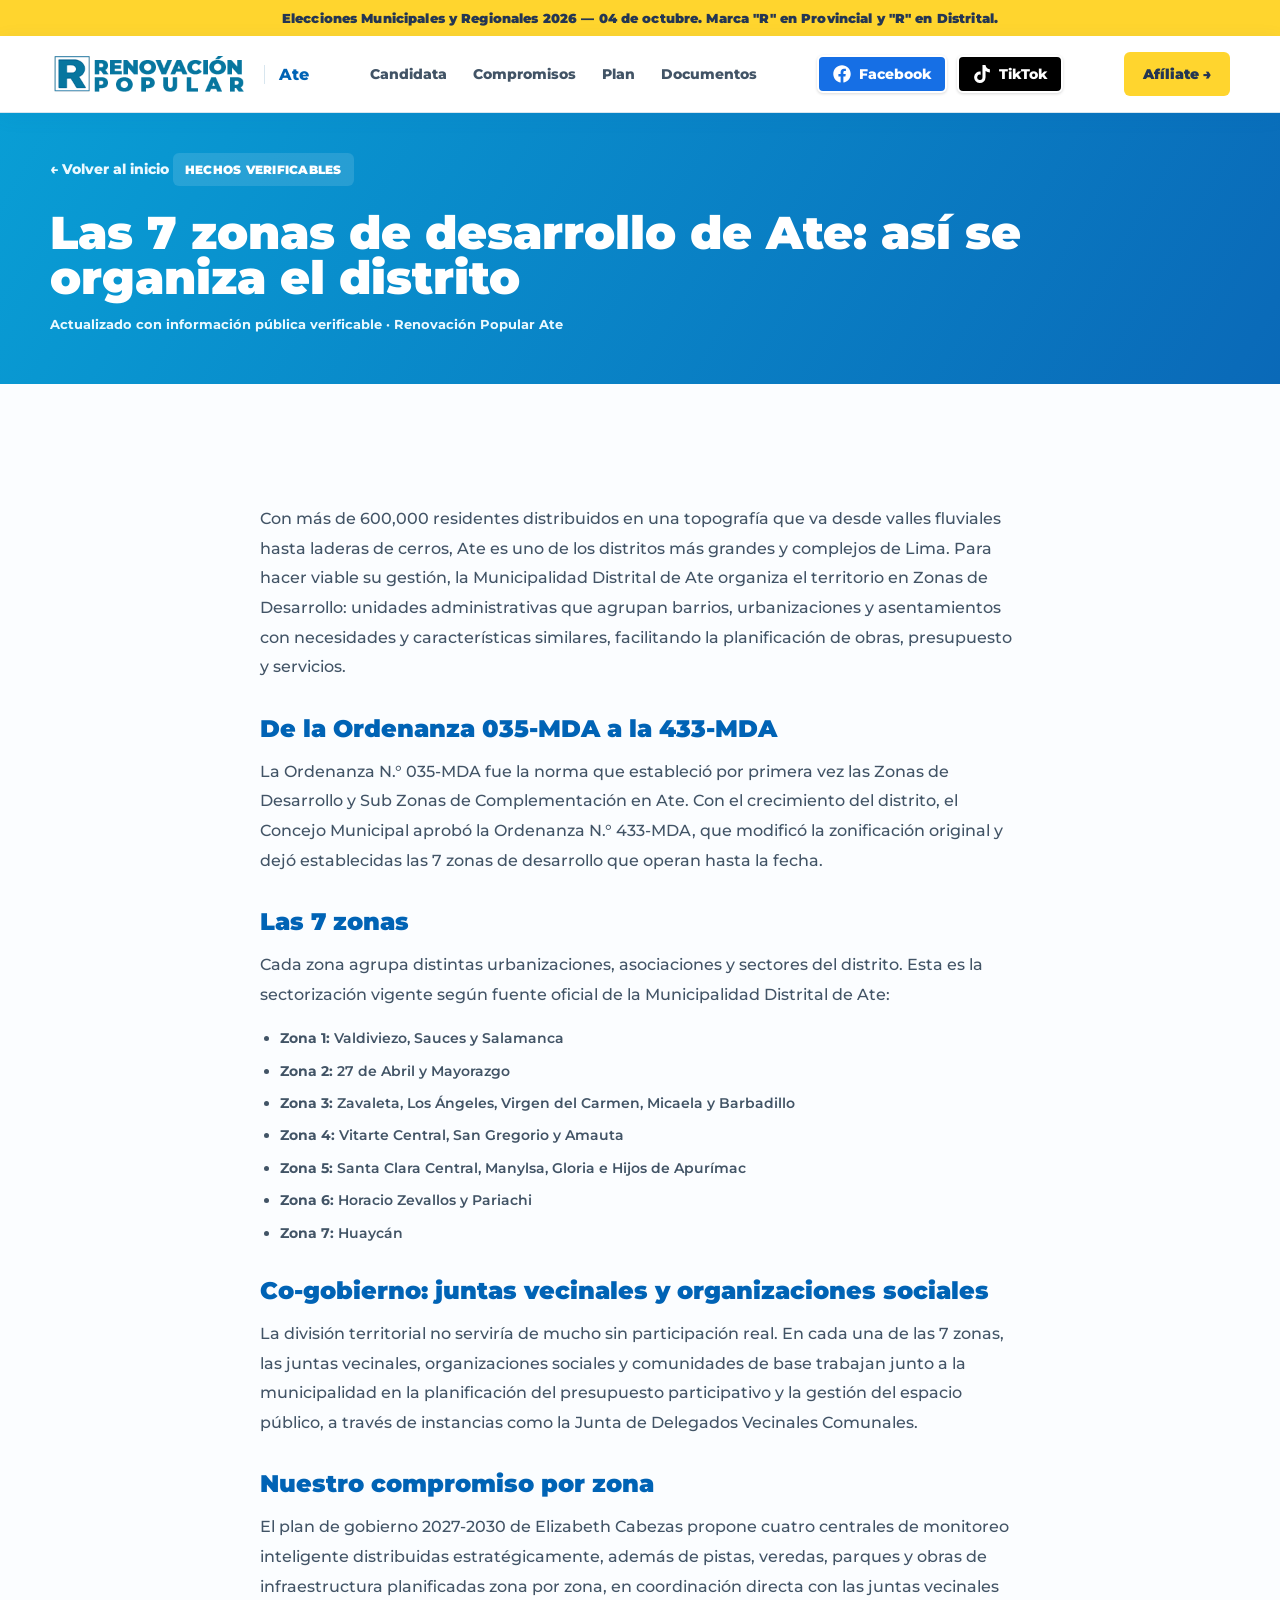
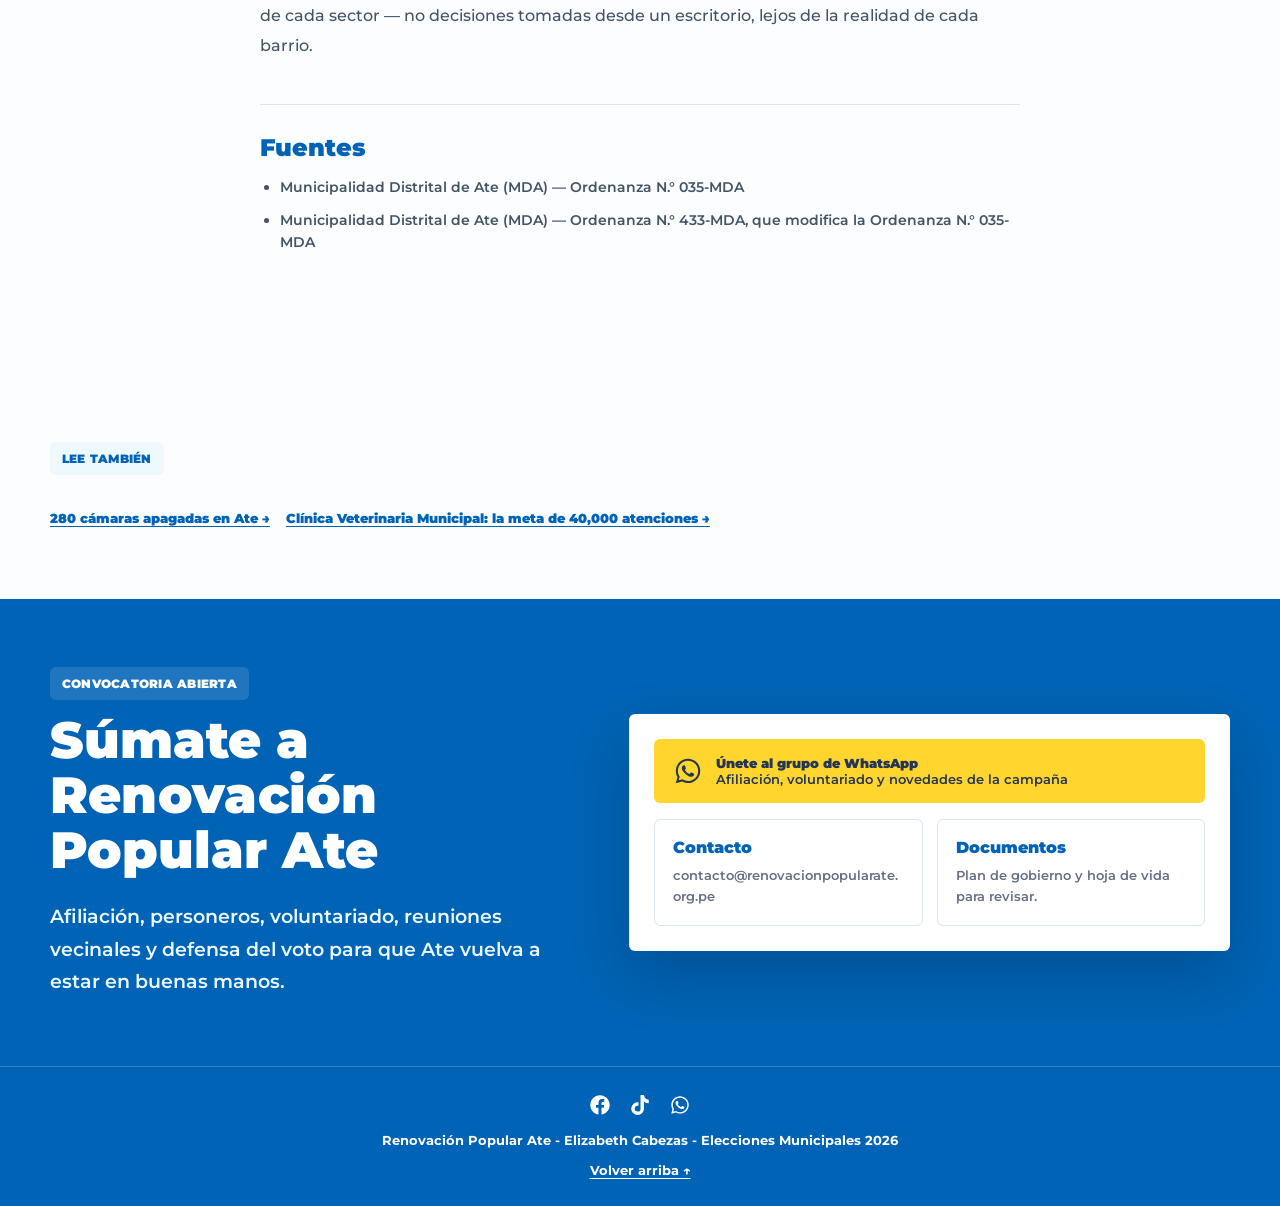
<file: docs/zonas-de-desarrollo-ate.html>
<!doctype html>
<html lang="es-PE">
  <head>
    <!-- Google tag (gtag.js) -->
    <script async src="https://www.googletagmanager.com/gtag/js?id=G-32Q26P04SP"></script>
    <script>
      window.dataLayer = window.dataLayer || [];
      function gtag() {
        dataLayer.push(arguments);
      }
      gtag("js", new Date());
      gtag("config", "G-32Q26P04SP");
    </script>
    <link rel="preconnect" href="https://www.google-analytics.com" />
    <meta charset="utf-8" />
    <meta name="viewport" content="width=device-width, initial-scale=1" />
    <title>Las 7 zonas de desarrollo de Ate: así se organiza el distrito</title>
    <meta
      name="description"
      content="Qué son las Zonas de Desarrollo de Ate, su base legal en las Ordenanzas 035-MDA y 433-MDA, y cómo participan las juntas vecinales en cada una de las 7 zonas."
    />
    <meta property="og:title" content="Las 7 zonas de desarrollo de Ate | Renovación Popular Ate" />
    <meta
      property="og:description"
      content="La organización territorial oficial de Ate en 7 zonas de desarrollo, con base en las Ordenanzas 035-MDA y 433-MDA."
    />
    <meta property="og:type" content="article" />
    <meta property="og:url" content="https://renovacionpopularate.org.pe/zonas-de-desarrollo-ate.html" />
    <meta property="og:site_name" content="Renovación Popular Ate" />
    <meta property="og:locale" content="es_PE" />
    <meta property="og:image" content="https://renovacionpopularate.org.pe/og.jpg" />
    <meta name="twitter:card" content="summary_large_image" />
    <link rel="icon" href="favicon.svg" />
    <link rel="apple-touch-icon" href="apple-touch-icon.png" />
    <link rel="manifest" href="manifest.json" />
    <link rel="canonical" href="https://renovacionpopularate.org.pe/zonas-de-desarrollo-ate.html" />
    <link rel="preconnect" href="https://fonts.googleapis.com" />
    <link rel="preconnect" href="https://fonts.gstatic.com" crossorigin />
    <link
      rel="preload"
      as="style"
      href="https://fonts.googleapis.com/css2?family=Montserrat:wght@400;500;600;700;800;900&display=swap"
    />
    <link
      href="https://fonts.googleapis.com/css2?family=Montserrat:wght@400;500;600;700;800;900&display=swap"
      rel="stylesheet"
      media="print"
      onload="this.media='all'"
    />
    <noscript>
      <link
        href="https://fonts.googleapis.com/css2?family=Montserrat:wght@400;500;600;700;800;900&display=swap"
        rel="stylesheet"
      />
    </noscript>
    <script type="application/ld+json">
      {
        "@context": "https://schema.org",
        "@graph": [
          {
            "@type": "Organization",
            "@id": "https://renovacionpopularate.org.pe/#organizacion",
            "name": "Renovación Popular Ate",
            "url": "https://renovacionpopularate.org.pe/",
            "logo": "https://renovacionpopularate.org.pe/logo-renovacion-popular.png"
          },
          {
            "@type": "Article",
            "mainEntityOfPage": {
              "@type": "WebPage",
              "@id": "https://renovacionpopularate.org.pe/zonas-de-desarrollo-ate.html"
            },
            "headline": "Las 7 zonas de desarrollo de Ate: así se organiza el distrito",
            "description": "Qué son las Zonas de Desarrollo de Ate, su base legal en las Ordenanzas 035-MDA y 433-MDA, y cómo participan las juntas vecinales en cada una de las 7 zonas.",
            "image": "https://renovacionpopularate.org.pe/og.jpg",
            "datePublished": "2026-09-10",
            "dateModified": "2026-09-10",
            "inLanguage": "es-PE",
            "author": { "@id": "https://renovacionpopularate.org.pe/#organizacion" },
            "publisher": { "@id": "https://renovacionpopularate.org.pe/#organizacion" }
          }
        ]
      }
    </script>
<style>
      :root {
        --primary: #049cd4;
        --primary-dark: #0063b5;
        --accent: #ffd52e;
        --ink: #27313f;
        --muted: #667085;
        --line: #d8e6ef;
        --soft: #eef9fd;
        --white: #ffffff;
      }

      * {
        box-sizing: border-box;
      }

      html {
        scroll-behavior: smooth;
      }

      body {
        margin: 0;
        background: #fbfdff;
        color: var(--ink);
        font-family: Montserrat, Arial, Helvetica, sans-serif;
      }

      a {
        color: inherit;
        text-decoration: none;
      }

      img {
        display: block;
        max-width: 100%;
      }

      .container {
        width: min(1180px, calc(100% - 32px));
        margin: 0 auto;
      }

      .vote-banner {
        background: var(--accent);
        color: #243653;
        text-align: center;
        font-size: 13px;
        font-weight: 900;
        letter-spacing: 0.01em;
        padding: 10px 16px;
      }

      .site-header {
        position: sticky;
        top: 0;
        z-index: 20;
        border-bottom: 1px solid var(--line);
        background: rgba(255, 255, 255, 0.96);
        box-shadow: 0 4px 18px rgba(0, 99, 181, 0.08);
        backdrop-filter: blur(12px);
      }

      .nav {
        display: flex;
        min-height: 76px;
        align-items: center;
        justify-content: space-between;
        gap: 20px;
      }

      .brand {
        display: flex;
        align-items: center;
        gap: 14px;
        font-weight: 800;
        color: var(--primary-dark);
      }

      .brand img {
        height: 48px;
        width: auto;
      }

      .brand span {
        border-left: 1px solid var(--line);
        padding-left: 14px;
      }

      .links {
        display: flex;
        align-items: center;
        gap: 26px;
        color: #425466;
        font-size: 14px;
        font-weight: 800;
      }

      .nav-right {
        display: flex;
        align-items: center;
        gap: 10px;
      }

      .button {
        display: inline-flex;
        min-height: 44px;
        align-items: center;
        justify-content: center;
        gap: 10px;
        border: 1px solid transparent;
        border-radius: 6px;
        background: var(--accent);
        color: #243653;
        font-size: 14px;
        font-weight: 900;
        padding: 12px 18px;
      }

      .button.secondary {
        border-color: rgba(255, 255, 255, 0.4);
        background: rgba(255, 255, 255, 0.12);
        color: var(--white);
      }

      .social {
        display: flex;
        align-items: center;
        gap: 10px;
      }

      .social a {
        display: inline-flex;
        align-items: center;
        gap: 8px;
        border: 2px solid white;
        border-radius: 6px;
        padding: 8px 14px;
        color: white;
        font-size: 14px;
        font-weight: 800;
        box-shadow: 0 1px 3px rgba(0, 0, 0, 0.15);
        transition: opacity 0.2s ease, box-shadow 0.2s ease;
      }

      .social a.facebook {
        background: #166fe5;
      }

      .social a.tiktok {
        background: #000000;
      }

      .social a:hover {
        opacity: 0.85;
        box-shadow: 0 4px 10px rgba(0, 0, 0, 0.22);
      }

      .social svg {
        height: 18px;
        width: 18px;
        fill: currentColor;
      }

      .menu-toggle {
        display: none;
        align-items: center;
        justify-content: center;
        width: 40px;
        height: 40px;
        border: 1px solid var(--line);
        border-radius: 6px;
        background: transparent;
        color: #425466;
        cursor: pointer;
        padding: 0;
      }

      .menu-toggle svg {
        width: 20px;
        height: 20px;
      }

      .mobile-menu {
        display: none;
        border-top: 1px solid var(--line);
        background: var(--white);
      }

      .mobile-menu.open {
        display: block;
      }

      .mobile-menu .container {
        display: flex;
        flex-direction: column;
        gap: 2px;
        padding: 10px 16px 16px;
      }

      .mobile-menu a {
        padding: 12px;
        border-radius: 6px;
        color: #425466;
        font-size: 14px;
        font-weight: 800;
      }

      .mobile-menu a:hover {
        background: var(--soft);
        color: var(--primary);
      }

      .mobile-social {
        display: flex;
        gap: 10px;
        margin-top: 8px;
        padding: 14px 12px 4px;
        border-top: 1px solid var(--line);
      }

      .mobile-social a {
        display: inline-flex;
        align-items: center;
        gap: 8px;
        border: 2px solid white;
        border-radius: 6px;
        padding: 8px 14px;
        color: white;
        font-size: 14px;
        font-weight: 800;
        box-shadow: 0 1px 3px rgba(0, 0, 0, 0.15);
        transition: opacity 0.2s ease, box-shadow 0.2s ease;
      }

      .mobile-social a.facebook {
        background: #166fe5;
      }

      .mobile-social a.tiktok {
        background: #000000;
      }

      .mobile-social a:hover {
        opacity: 0.85;
        box-shadow: 0 4px 10px rgba(0, 0, 0, 0.22);
      }

      .mobile-social svg {
        width: 18px;
        height: 18px;
        fill: currentColor;
      }

      @media (min-width: 921px) {
        .mobile-menu {
          display: none !important;
        }
      }

      .hero {
        position: relative;
        overflow: hidden;
        background: linear-gradient(120deg, rgba(4, 156, 212, 0.98), rgba(0, 99, 181, 0.96));
        color: var(--white);
      }

      .hero::after {
        position: absolute;
        inset: 0;
        content: "";
        opacity: 0.18;
        background-image:
          linear-gradient(90deg, #fff 1px, transparent 1px),
          linear-gradient(#fff 1px, transparent 1px);
        background-size: 44px 44px;
      }

      .hero-grid {
        position: relative;
        z-index: 1;
        display: grid;
        grid-template-columns: 0.9fr 1.1fr;
        gap: 42px;
        align-items: center;
        padding: 54px 0;
      }

      .eyebrow {
        display: inline-flex;
        border-radius: 6px;
        background: rgba(255, 255, 255, 0.12);
        color: inherit;
        font-size: 12px;
        font-weight: 900;
        letter-spacing: 0.02em;
        padding: 9px 12px;
        text-transform: uppercase;
      }

      h1,
      h2,
      h3,
      p {
        margin: 0;
      }

      h1 {
        margin-top: 20px;
        font-size: clamp(44px, 7vw, 84px);
        font-weight: 900;
        line-height: 0.98;
      }

      .subtitle {
        margin-top: 12px;
        color: var(--accent);
        font-size: clamp(24px, 3.2vw, 38px);
        font-weight: 900;
        text-transform: uppercase;
      }

      .lead {
        margin-top: 24px;
        max-width: 660px;
        color: #eaf9ff;
        font-size: 19px;
        font-weight: 600;
        line-height: 1.7;
      }

      .actions {
        display: flex;
        flex-wrap: wrap;
        gap: 12px;
        margin-top: 32px;
      }

      .hero-photo {
        overflow: hidden;
        border: 1px solid rgba(255, 255, 255, 0.22);
        border-radius: 6px;
        background: var(--white);
        box-shadow: 0 26px 80px rgba(0, 0, 0, 0.24);
      }

      .hero-photo img {
        aspect-ratio: 1.18 / 1;
        width: 100%;
        object-fit: cover;
      }

      section {
        padding: 68px 0;
      }

      .section-title {
        color: var(--primary-dark);
        font-size: clamp(32px, 4vw, 54px);
        font-weight: 900;
        line-height: 1.08;
        margin-top: 12px;
      }

      .section-copy {
        color: var(--muted);
        font-size: 16px;
        font-weight: 500;
        line-height: 1.8;
        margin-top: 20px;
      }

      .two-col {
        display: grid;
        grid-template-columns: 0.95fr 1.05fr;
        gap: 36px;
        align-items: center;
      }

      .campaign-photo {
        overflow: hidden;
        border: 1px solid var(--line);
        border-radius: 6px;
        background: var(--white);
        box-shadow: 0 14px 38px rgba(0, 99, 181, 0.1);
      }

      .campaign-photo img {
        width: 100%;
        display: block;
      }

      .checks,
      .cards,
      .docs {
        display: grid;
        gap: 16px;
      }

      .checks {
        grid-template-columns: repeat(2, minmax(0, 1fr));
        margin-top: 28px;
      }

      .check,
      .card,
      .doc {
        border: 1px solid var(--line);
        border-radius: 6px;
        background: var(--white);
        box-shadow: 0 12px 28px rgba(0, 99, 181, 0.06);
      }

      .check {
        display: flex;
        gap: 12px;
        align-items: center;
        padding: 14px 16px;
        color: #425466;
        font-size: 14px;
        font-weight: 800;
      }

      .check::before {
        display: grid;
        flex: 0 0 22px;
        width: 22px;
        height: 22px;
        place-items: center;
        border-radius: 50%;
        background: var(--accent);
        color: #243653;
        content: "✓";
        font-size: 14px;
        font-weight: 900;
      }

      .band {
        border-top: 1px solid var(--line);
        border-bottom: 1px solid var(--line);
        background: var(--white);
      }

      .soft {
        background: var(--soft);
      }

      .cards {
        grid-template-columns: repeat(3, minmax(0, 1fr));
        margin-top: 30px;
      }

      .cards.four {
        grid-template-columns: repeat(4, minmax(0, 1fr));
      }

      .card {
        padding: 25px;
      }

      .metric {
        color: var(--primary);
        font-size: 42px;
        font-weight: 900;
      }

      .card h3,
      .doc h3 {
        color: var(--ink);
        font-size: 20px;
        font-weight: 900;
        line-height: 1.2;
        margin-top: 10px;
      }

      .card p,
      .doc p {
        color: var(--muted);
        font-size: 14px;
        font-weight: 500;
        line-height: 1.7;
        margin-top: 12px;
      }

      .zone-grid {
        display: grid;
        grid-template-columns: repeat(3, minmax(0, 1fr));
        gap: 12px;
      }

      .zone {
        border: 1px solid rgba(4, 156, 212, 0.22);
        border-radius: 6px;
        background: var(--white);
        padding: 14px 16px;
      }

      .zone strong {
        display: block;
        color: var(--primary-dark);
        font-size: 14px;
        font-weight: 900;
      }

      .zone span {
        display: block;
        margin-top: 4px;
        color: #425466;
        font-size: 13px;
        font-weight: 600;
        line-height: 1.5;
      }

      .zone-note {
        margin-top: 14px;
        color: var(--muted);
        font-size: 13px;
        font-weight: 700;
      }

      .card-source {
        display: block;
        margin-top: 12px;
        padding: 5px 0;
        color: var(--muted);
        font-size: 12px;
        font-weight: 700;
      }

      a.card-source {
        color: var(--primary-dark);
        text-decoration: underline;
        text-underline-offset: 3px;
      }

      .card-link {
        display: inline-flex;
        align-items: center;
        gap: 6px;
        margin-top: 14px;
        padding: 5px 0;
        color: var(--primary-dark);
        font-size: 13px;
        font-weight: 900;
        text-decoration: underline;
        text-underline-offset: 3px;
      }

      .proposal-list {
        display: grid;
        gap: 12px;
      }

      .proposal {
        display: flex;
        gap: 12px;
        border: 1px solid var(--line);
        border-radius: 6px;
        background: var(--white);
        padding: 16px;
        color: #425466;
        font-size: 14px;
        font-weight: 700;
        line-height: 1.6;
      }

      .proposal::before {
        color: var(--primary);
        content: "✓";
        font-weight: 900;
      }

      .docs {
        grid-template-columns: repeat(2, minmax(0, 1fr));
        margin-top: 28px;
      }

      .doc {
        padding: 28px;
      }

      .doc span {
        display: inline-flex;
        margin-top: 18px;
        color: var(--primary-dark);
        font-size: 14px;
        font-weight: 900;
      }

      .budget-doc-link {
        display: inline-flex;
        margin-top: 16px;
        color: var(--primary-dark);
        font-size: 14px;
        font-weight: 900;
        text-decoration: underline;
        text-underline-offset: 3px;
      }

      .cta {
        background: var(--primary-dark);
        color: var(--white);
      }

      .cta-grid {
        display: grid;
        grid-template-columns: 0.95fr 1.05fr;
        gap: 36px;
        align-items: center;
      }

      .contact-box {
        border: 1px solid rgba(255, 255, 255, 0.16);
        border-radius: 6px;
        background: var(--white);
        color: var(--ink);
        padding: 24px;
        box-shadow: 0 24px 60px rgba(0, 0, 0, 0.18);
      }

      .whatsapp-cta {
        display: flex;
        align-items: center;
        gap: 14px;
        border-radius: 6px;
        background: var(--accent);
        color: #243653;
        padding: 16px 20px;
      }

      .whatsapp-cta svg {
        width: 28px;
        height: 28px;
        flex-shrink: 0;
        fill: currentColor;
      }

      .whatsapp-cta strong {
        display: block;
        font-weight: 900;
      }

      .whatsapp-cta span {
        display: block;
        font-size: 13px;
        font-weight: 600;
      }

      .contact-grid {
        display: grid;
        grid-template-columns: repeat(2, minmax(0, 1fr));
        gap: 14px;
        margin-top: 16px;
      }

      .contact-card {
        border: 1px solid var(--line);
        border-radius: 6px;
        padding: 18px;
      }

      .contact-card strong {
        display: block;
        color: var(--primary-dark);
        font-weight: 900;
      }

      .contact-card span {
        display: block;
        overflow-wrap: anywhere;
        color: var(--muted);
        font-size: 13px;
        font-weight: 600;
        line-height: 1.6;
        margin-top: 8px;
      }

      footer {
        border-top: 1px solid rgba(255, 255, 255, 0.2);
        background: var(--primary-dark);
        color: var(--white);
        padding: 28px 0;
        text-align: center;
        font-size: 13px;
        font-weight: 700;
      }

      .footer-content {
        display: flex;
        flex-direction: column;
        align-items: center;
        gap: 14px;
      }

      .footer-social {
        display: flex;
        gap: 20px;
      }

      .footer-social svg {
        width: 20px;
        height: 20px;
        fill: currentColor;
      }

      .footer-social a:hover {
        opacity: 0.8;
      }

      .back-to-top {
        text-decoration: underline;
        text-underline-offset: 3px;
      }

      @media (max-width: 920px) {
        .links,
        .social {
          display: none;
        }

        .menu-toggle {
          display: inline-flex;
        }

        .hero-grid,
        .two-col,
        .cta-grid {
          grid-template-columns: 1fr;
        }

        .cards,
        .cards.four,
        .docs {
          grid-template-columns: 1fr;
        }
      }

      @media (max-width: 640px) {
        .container {
          width: min(100% - 24px, 1180px);
        }

        .brand span {
          display: none;
        }

        .brand img {
          height: 42px;
        }

        .button {
          padding: 10px 12px;
        }

        .hero-grid,
        section {
          padding: 42px 0;
        }

        .checks,
        .zone-grid,
        .contact-grid {
          grid-template-columns: 1fr;
        }
      }
    
      .article-hero {
        background: linear-gradient(120deg, rgba(4, 156, 212, 0.98), rgba(0, 99, 181, 0.96));
        color: var(--white);
        padding: 40px 0 52px;
      }

      .article-back {
        display: inline-flex;
        align-items: center;
        gap: 6px;
        margin-bottom: 18px;
        color: #eaf9ff;
        font-size: 14px;
        font-weight: 800;
      }

      .article-back:hover {
        text-decoration: underline;
      }

      .article-hero h1 {
        margin-top: 14px;
        font-size: clamp(30px, 4.4vw, 46px);
      }

      .article-meta {
        margin-top: 16px;
        color: #eaf9ff;
        font-size: 13px;
        font-weight: 700;
      }

      .article-body {
        max-width: 760px;
        margin: 0 auto;
        padding: 52px 0;
      }

      .article-body h2 {
        color: var(--primary-dark);
        font-size: 24px;
        font-weight: 900;
        margin-top: 32px;
        margin-bottom: 14px;
      }

      .article-body h2:first-child {
        margin-top: 0;
      }

      .article-body p {
        color: #425466;
        font-size: 16px;
        font-weight: 500;
        line-height: 1.85;
        margin-bottom: 18px;
      }

      .sources-heading {
        margin-top: 44px;
        border-top: 1px solid var(--line);
        padding-top: 28px;
      }

      .sources-list {
        margin: 0;
        padding-left: 20px;
        display: grid;
        gap: 10px;
      }

      .sources-list li {
        color: #425466;
        font-size: 14px;
        font-weight: 600;
        line-height: 1.6;
      }

      .sources-list a {
        color: var(--primary-dark);
        text-decoration: underline;
        text-underline-offset: 3px;
      }

      .card-link {
        display: inline-flex;
        align-items: center;
        gap: 6px;
        margin-top: 14px;
        color: var(--primary-dark);
        font-size: 13px;
        font-weight: 900;
        text-decoration: underline;
        text-underline-offset: 3px;
      }
    </style>
  </head>
<body>
    <div class="vote-banner">Elecciones Municipales y Regionales 2026 &mdash; 04 de octubre. Marca &quot;R&quot; en Provincial y &quot;R&quot; en Distrital.</div>

    <header class="site-header">
      <nav class="container nav">
        <a class="brand" href="index.html#inicio" aria-label="Renovación Popular Ate">
          <img src="logo-renovacion-popular.png" alt="Renovación Popular" width="300" height="72" />
          <span>Ate</span>
        </a>
        <div class="links">
          <a href="index.html#candidata">Candidata</a>
          <a href="index.html#compromisos">Compromisos</a>
          <a href="index.html#plan">Plan</a>
          <a href="index.html#documentos">Documentos</a>
        </div>
        <div class="social">
          <a
            class="facebook"
            href="https://www.facebook.com/ElizabethNancyCabezasFlores"
            target="_blank"
            rel="noopener noreferrer"
            aria-label="Facebook de Elizabeth Cabezas"
          >
            <svg viewBox="0 0 512 512" aria-hidden="true"><path d="M504 256C504 119 393 8 256 8S8 119 8 256c0 123.78 90.69 226.38 209.25 245V327.69h-63V256h63v-54.64c0-62.15 37-96.48 93.67-96.48 27.14 0 55.52 4.84 55.52 4.84v61h-31.28c-30.8 0-40.41 19.12-40.41 38.73V256h68.78l-11 71.69h-57.78V501C413.31 482.38 504 379.78 504 256z"/></svg>
            Facebook
          </a>
          <a
            class="tiktok"
            href="https://www.tiktok.com/@elizabeth.nancy.cabezas"
            target="_blank"
            rel="noopener noreferrer"
            aria-label="TikTok de Elizabeth Cabezas"
          >
            <svg viewBox="0 0 448 512" aria-hidden="true"><path d="M448,209.91a210.06,210.06,0,0,1-122.77-39.25V349.38A162.55,162.55,0,1,1,185,188.31V278.2a74.62,74.62,0,1,0,52.23,71.18V0l88,0a121.18,121.18,0,0,0,1.86,22.17h0A122.18,122.18,0,0,0,381,102.39a121.43,121.43,0,0,0,67,20.14Z"/></svg>
            TikTok
          </a>
        </div>
        <div class="nav-right">
          <a class="button" href="https://chat.whatsapp.com/EhCp05cObuO6lLlOOhEmK5?s=sw&amp;p=a&amp;mlu=4&amp;ilr=4" target="_blank" rel="noopener noreferrer">Afíliate →</a>
          <button type="button" id="menu-toggle" class="menu-toggle" aria-label="Abrir menú" aria-expanded="false" aria-controls="mobile-menu">
            <svg id="icon-menu-open" viewBox="0 0 24 24" fill="none" stroke="currentColor" stroke-width="2" stroke-linecap="round" stroke-linejoin="round" aria-hidden="true"><line x1="3" y1="6" x2="21" y2="6"/><line x1="3" y1="12" x2="21" y2="12"/><line x1="3" y1="18" x2="21" y2="18"/></svg>
            <svg id="icon-menu-close" viewBox="0 0 24 24" fill="none" stroke="currentColor" stroke-width="2" stroke-linecap="round" stroke-linejoin="round" aria-hidden="true" hidden><line x1="18" y1="6" x2="6" y2="18"/><line x1="6" y1="6" x2="18" y2="18"/></svg>
          </button>
        </div>
      </nav>
      <div id="mobile-menu" class="mobile-menu">
        <div class="container">
          <a href="index.html#candidata">Candidata</a>
          <a href="index.html#compromisos">Compromisos</a>
          <a href="index.html#plan">Plan</a>
          <a href="index.html#documentos">Documentos</a>
          <div class="mobile-social">
            <a class="facebook" href="https://www.facebook.com/ElizabethNancyCabezasFlores" target="_blank" rel="noopener noreferrer" aria-label="Facebook de Elizabeth Cabezas">
              <svg viewBox="0 0 512 512" aria-hidden="true"><path d="M504 256C504 119 393 8 256 8S8 119 8 256c0 123.78 90.69 226.38 209.25 245V327.69h-63V256h63v-54.64c0-62.15 37-96.48 93.67-96.48 27.14 0 55.52 4.84 55.52 4.84v61h-31.28c-30.8 0-40.41 19.12-40.41 38.73V256h68.78l-11 71.69h-57.78V501C413.31 482.38 504 379.78 504 256z"/></svg>
              Facebook
            </a>
            <a class="tiktok" href="https://www.tiktok.com/@elizabeth.nancy.cabezas" target="_blank" rel="noopener noreferrer" aria-label="TikTok de Elizabeth Cabezas">
              <svg viewBox="0 0 448 512" aria-hidden="true"><path d="M448,209.91a210.06,210.06,0,0,1-122.77-39.25V349.38A162.55,162.55,0,1,1,185,188.31V278.2a74.62,74.62,0,1,0,52.23,71.18V0l88,0a121.18,121.18,0,0,0,1.86,22.17h0A122.18,122.18,0,0,0,381,102.39a121.43,121.43,0,0,0,67,20.14Z"/></svg>
              TikTok
            </a>
          </div>
        </div>
      </div>
    </header>
    <main>
      <section class="article-hero">
        <div class="container">
          <a class="article-back" href="index.html#inicio">← Volver al inicio</a>
          <span class="eyebrow">Hechos verificables</span>
          <h1>Las 7 zonas de desarrollo de Ate: así se organiza el distrito</h1>
          <p class="article-meta">Actualizado con información pública verificable · Renovación Popular Ate</p>
        </div>
      </section>

      <section>
        <div class="container">
          <div class="article-body">
            <p>
              Con más de 600,000 residentes distribuidos en una topografía que va desde valles fluviales hasta
              laderas de cerros, Ate es uno de los distritos más grandes y complejos de Lima. Para hacer viable su
              gestión, la Municipalidad Distrital de Ate organiza el territorio en Zonas de Desarrollo: unidades
              administrativas que agrupan barrios, urbanizaciones y asentamientos con necesidades y características
              similares, facilitando la planificación de obras, presupuesto y servicios.
            </p>

            <h2>De la Ordenanza 035-MDA a la 433-MDA</h2>
            <p>
              La Ordenanza N.° 035-MDA fue la norma que estableció por primera vez las Zonas de Desarrollo y
              Sub Zonas de Complementación en Ate. Con el crecimiento del distrito, el Concejo Municipal aprobó la
              Ordenanza N.° 433-MDA, que modificó la zonificación original y dejó establecidas las 7 zonas de
              desarrollo que operan hasta la fecha.
            </p>

            <h2>Las 7 zonas</h2>
            <p>
              Cada zona agrupa distintas urbanizaciones, asociaciones y sectores del distrito. Esta es la
              sectorización vigente según fuente oficial de la Municipalidad Distrital de Ate:
            </p>
            <ul class="sources-list" style="margin-bottom: 18px">
              <li><strong>Zona 1:</strong> Valdiviezo, Sauces y Salamanca</li>
              <li><strong>Zona 2:</strong> 27 de Abril y Mayorazgo</li>
              <li><strong>Zona 3:</strong> Zavaleta, Los Ángeles, Virgen del Carmen, Micaela y Barbadillo</li>
              <li><strong>Zona 4:</strong> Vitarte Central, San Gregorio y Amauta</li>
              <li><strong>Zona 5:</strong> Santa Clara Central, Manylsa, Gloria e Hijos de Apurímac</li>
              <li><strong>Zona 6:</strong> Horacio Zevallos y Pariachi</li>
              <li><strong>Zona 7:</strong> Huaycán</li>
            </ul>

            <h2>Co-gobierno: juntas vecinales y organizaciones sociales</h2>
            <p>
              La división territorial no serviría de mucho sin participación real. En cada una de las 7 zonas,
              las juntas vecinales, organizaciones sociales y comunidades de base trabajan junto a la municipalidad
              en la planificación del presupuesto participativo y la gestión del espacio público, a través de
              instancias como la Junta de Delegados Vecinales Comunales.
            </p>

            <h2>Nuestro compromiso por zona</h2>
            <p>
              El plan de gobierno 2027-2030 de Elizabeth Cabezas propone cuatro centrales de monitoreo inteligente
              distribuidas estratégicamente, además de pistas, veredas, parques y obras de infraestructura
              planificadas zona por zona, en coordinación directa con las juntas vecinales de cada sector — no
              decisiones tomadas desde un escritorio, lejos de la realidad de cada barrio.
            </p>

            <div class="sources-heading">
              <h2 style="margin-top: 0">Fuentes</h2>
              <ul class="sources-list">
                <li>Municipalidad Distrital de Ate (MDA) — Ordenanza N.° 035-MDA</li>
                <li>Municipalidad Distrital de Ate (MDA) — Ordenanza N.° 433-MDA, que modifica la Ordenanza N.° 035-MDA</li>
              </ul>
            </div>
          </div>
        </div>
      </section>

      <section>
        <div class="container">
          <span class="eyebrow" style="background: var(--soft); color: var(--primary-dark)">Lee también</span>
          <div style="display: flex; flex-wrap: wrap; gap: 16px; margin-top: 16px">
            <a class="card-link" href="camaras-de-seguridad-ate.html">280 cámaras apagadas en Ate →</a>
            <a class="card-link" href="veterinaria-municipal-ate.html"
              >Clínica Veterinaria Municipal: la meta de 40,000 atenciones →</a
            >
          </div>
        </div>
      </section>

      <section id="participa" class="cta">
        <div class="container cta-grid">
          <div>
            <span class="eyebrow">Convocatoria abierta</span>
            <h2 class="section-title" style="color: white">Súmate a Renovación Popular Ate</h2>
            <p class="lead">
              Afiliación, personeros, voluntariado, reuniones vecinales y defensa del voto para que Ate vuelva a estar en buenas manos.
            </p>
          </div>
          <div class="contact-box">
            <a class="whatsapp-cta" href="https://chat.whatsapp.com/EhCp05cObuO6lLlOOhEmK5?s=sw&amp;p=a&amp;mlu=4&amp;ilr=4" target="_blank" rel="noopener noreferrer">
              <svg viewBox="0 0 448 512" aria-hidden="true"><path d="M380.9 97.1C339 55.1 283.2 32 223.9 32c-122.4 0-222 99.6-222 222 0 39.1 10.2 77.3 29.6 111L0 480l117.7-30.9c32.4 17.7 68.9 27 106.1 27h.1c122.3 0 224.1-99.6 224.1-222 0-59.3-25.2-115-67.1-157zm-157 341.6c-33.2 0-65.7-8.9-94-25.7l-6.7-4-69.8 18.3L72 359.2l-4.4-7c-18.5-29.4-28.2-63.3-28.2-98.2 0-101.7 82.8-184.5 184.6-184.5 49.3 0 95.6 19.2 130.4 54.1 34.8 34.9 56.2 81.2 56.1 130.5 0 101.8-84.9 184.6-186.6 184.6zm101.2-138.2c-5.5-2.8-32.8-16.2-37.9-18-5.1-1.9-8.8-2.8-12.5 2.8-3.7 5.6-14.3 18-17.6 21.8-3.2 3.7-6.5 4.2-12 1.4-32.6-16.3-54-29.1-75.5-66-5.7-9.8 5.7-9.1 16.3-30.3 1.8-3.7.9-6.9-.5-9.7-1.4-2.8-12.5-30.1-17.1-41.2-4.5-10.8-9.1-9.3-12.5-9.5-3.2-.2-6.9-.2-10.6-.2-3.7 0-9.7 1.4-14.8 6.9-5.1 5.6-19.4 19-19.4 46.3 0 27.3 19.9 53.7 22.6 57.4 2.8 3.7 39.1 59.7 94.8 83.8 35.2 15.2 49 16.5 66.6 13.9 10.7-1.6 32.8-13.4 37.4-26.4 4.6-13 4.6-24.1 3.2-26.4-1.3-2.5-5-3.9-10.5-6.6z"/></svg>
              <span>
                <strong>Únete al grupo de WhatsApp</strong>
                <span>Afiliación, voluntariado y novedades de la campaña</span>
              </span>
            </a>
            <div class="contact-grid">
              <a class="contact-card" href="mailto:contacto@renovacionpopularate.org.pe?subject=Quiero%20afiliarme%20a%20Renovaci%C3%B3n%20Popular%20Ate">
                <strong>Contacto</strong>
                <span>contacto@renovacionpopularate.org.pe</span>
              </a>
              <a class="contact-card" href="index.html#documentos">
                <strong>Documentos</strong>
                <span>Plan de gobierno y hoja de vida para revisar.</span>
              </a>
            </div>
          </div>
        </div>
      </section>
    </main>


<footer>
      <div class="container footer-content">
        <div class="footer-social">
          <a href="https://www.facebook.com/ElizabethNancyCabezasFlores" target="_blank" rel="noopener noreferrer" aria-label="Facebook de Elizabeth Cabezas">
            <svg viewBox="0 0 512 512" aria-hidden="true"><path d="M504 256C504 119 393 8 256 8S8 119 8 256c0 123.78 90.69 226.38 209.25 245V327.69h-63V256h63v-54.64c0-62.15 37-96.48 93.67-96.48 27.14 0 55.52 4.84 55.52 4.84v61h-31.28c-30.8 0-40.41 19.12-40.41 38.73V256h68.78l-11 71.69h-57.78V501C413.31 482.38 504 379.78 504 256z"/></svg>
          </a>
          <a href="https://www.tiktok.com/@elizabeth.nancy.cabezas" target="_blank" rel="noopener noreferrer" aria-label="TikTok de Elizabeth Cabezas">
            <svg viewBox="0 0 448 512" aria-hidden="true"><path d="M448,209.91a210.06,210.06,0,0,1-122.77-39.25V349.38A162.55,162.55,0,1,1,185,188.31V278.2a74.62,74.62,0,1,0,52.23,71.18V0l88,0a121.18,121.18,0,0,0,1.86,22.17h0A122.18,122.18,0,0,0,381,102.39a121.43,121.43,0,0,0,67,20.14Z"/></svg>
          </a>
          <a href="https://chat.whatsapp.com/EhCp05cObuO6lLlOOhEmK5?s=sw&amp;p=a&amp;mlu=4&amp;ilr=4" target="_blank" rel="noopener noreferrer" aria-label="WhatsApp de la campaña">
            <svg viewBox="0 0 448 512" aria-hidden="true"><path d="M380.9 97.1C339 55.1 283.2 32 223.9 32c-122.4 0-222 99.6-222 222 0 39.1 10.2 77.3 29.6 111L0 480l117.7-30.9c32.4 17.7 68.9 27 106.1 27h.1c122.3 0 224.1-99.6 224.1-222 0-59.3-25.2-115-67.1-157zm-157 341.6c-33.2 0-65.7-8.9-94-25.7l-6.7-4-69.8 18.3L72 359.2l-4.4-7c-18.5-29.4-28.2-63.3-28.2-98.2 0-101.7 82.8-184.5 184.6-184.5 49.3 0 95.6 19.2 130.4 54.1 34.8 34.9 56.2 81.2 56.1 130.5 0 101.8-84.9 184.6-186.6 184.6zm101.2-138.2c-5.5-2.8-32.8-16.2-37.9-18-5.1-1.9-8.8-2.8-12.5 2.8-3.7 5.6-14.3 18-17.6 21.8-3.2 3.7-6.5 4.2-12 1.4-32.6-16.3-54-29.1-75.5-66-5.7-9.8 5.7-9.1 16.3-30.3 1.8-3.7.9-6.9-.5-9.7-1.4-2.8-12.5-30.1-17.1-41.2-4.5-10.8-9.1-9.3-12.5-9.5-3.2-.2-6.9-.2-10.6-.2-3.7 0-9.7 1.4-14.8 6.9-5.1 5.6-19.4 19-19.4 46.3 0 27.3 19.9 53.7 22.6 57.4 2.8 3.7 39.1 59.7 94.8 83.8 35.2 15.2 49 16.5 66.6 13.9 10.7-1.6 32.8-13.4 37.4-26.4 4.6-13 4.6-24.1 3.2-26.4-1.3-2.5-5-3.9-10.5-6.6z"/></svg>
          </a>
        </div>
        <p>Renovación Popular Ate - Elizabeth Cabezas - Elecciones Municipales 2026</p>
        <a href="index.html#inicio" class="back-to-top">Volver arriba ↑</a>
      </div>
    </footer>

    <script>
      (function () {
        var toggle = document.getElementById('menu-toggle');
        var menu = document.getElementById('mobile-menu');
        var iconOpen = document.getElementById('icon-menu-open');
        var iconClose = document.getElementById('icon-menu-close');
        if (!toggle || !menu) return;

        function setOpen(isOpen) {
          menu.classList.toggle('open', isOpen);
          toggle.setAttribute('aria-expanded', isOpen ? 'true' : 'false');
          if (iconOpen) iconOpen.hidden = isOpen;
          if (iconClose) iconClose.hidden = !isOpen;
        }

        toggle.addEventListener('click', function () {
          setOpen(!menu.classList.contains('open'));
        });

        Array.prototype.forEach.call(menu.querySelectorAll('a'), function (link) {
          link.addEventListener('click', function () {
            setOpen(false);
          });
        });
      })();
    </script>
  </body>
</html>
</file>
